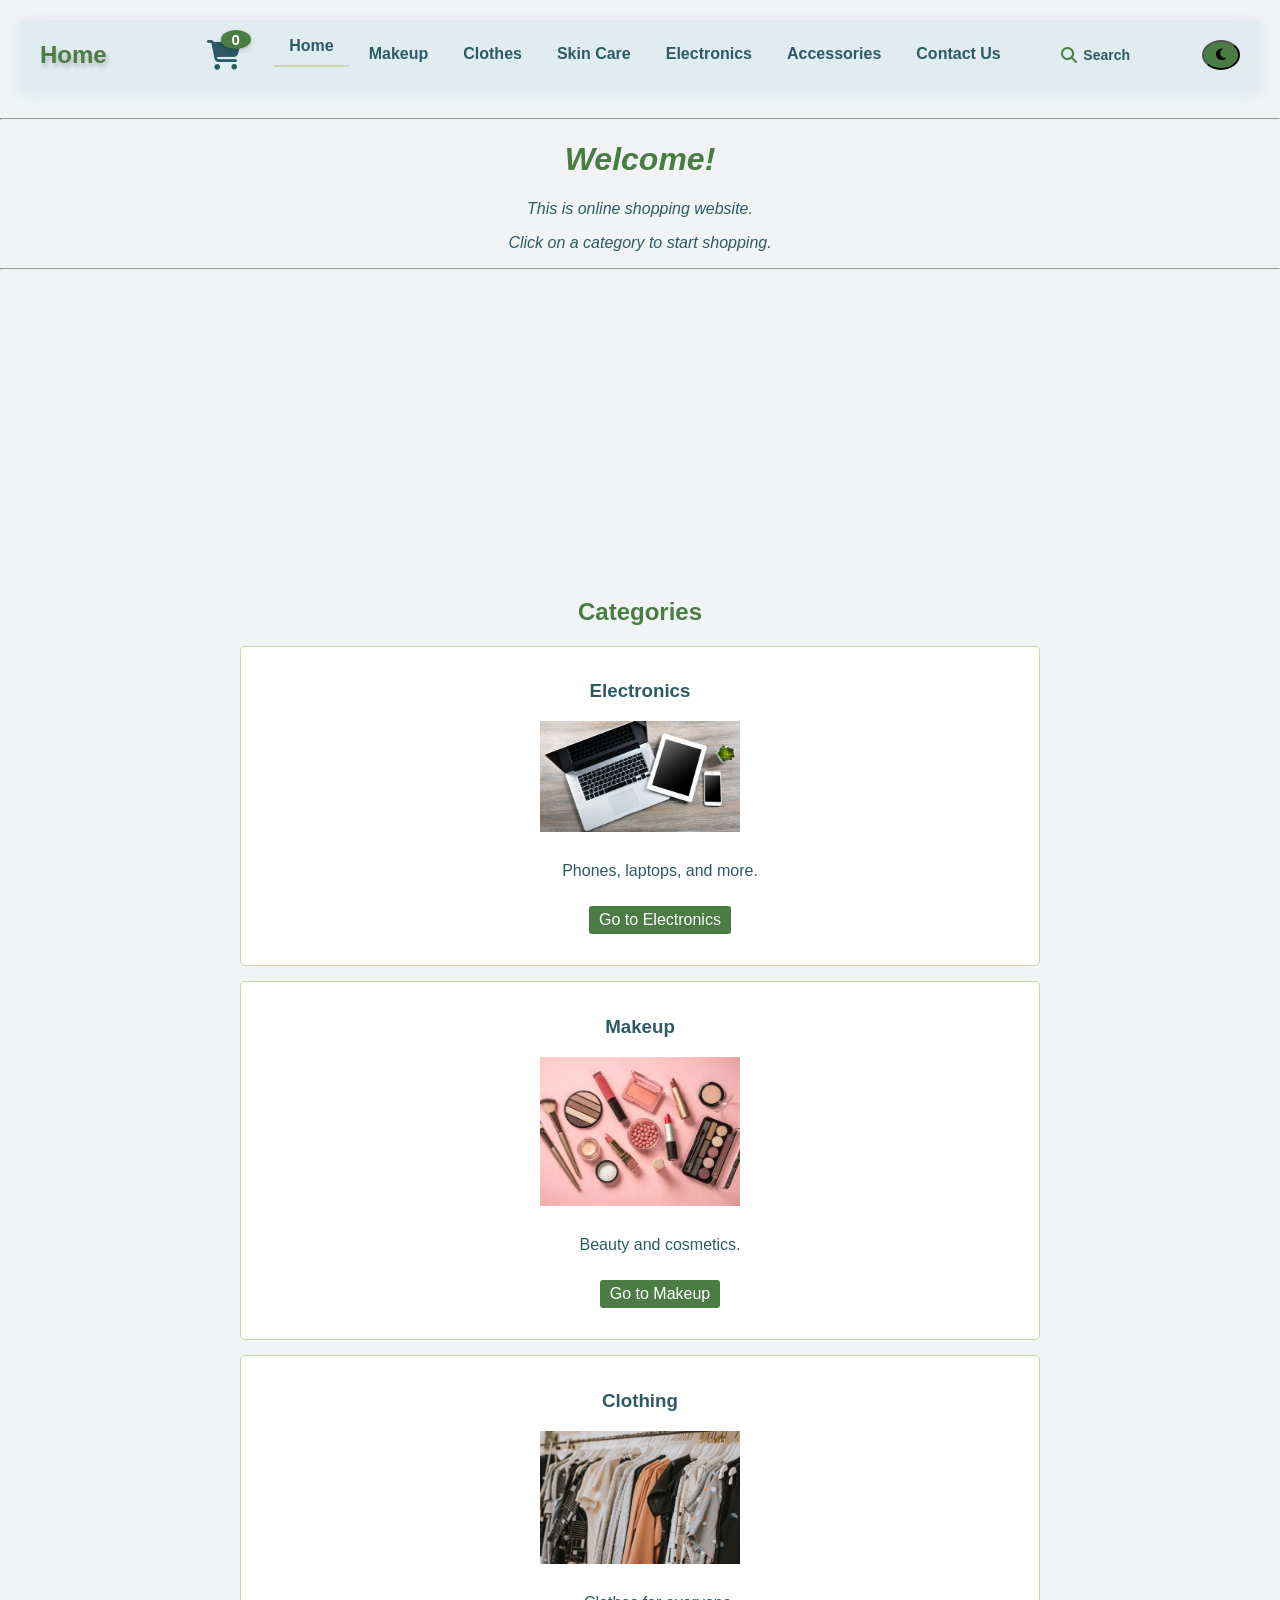
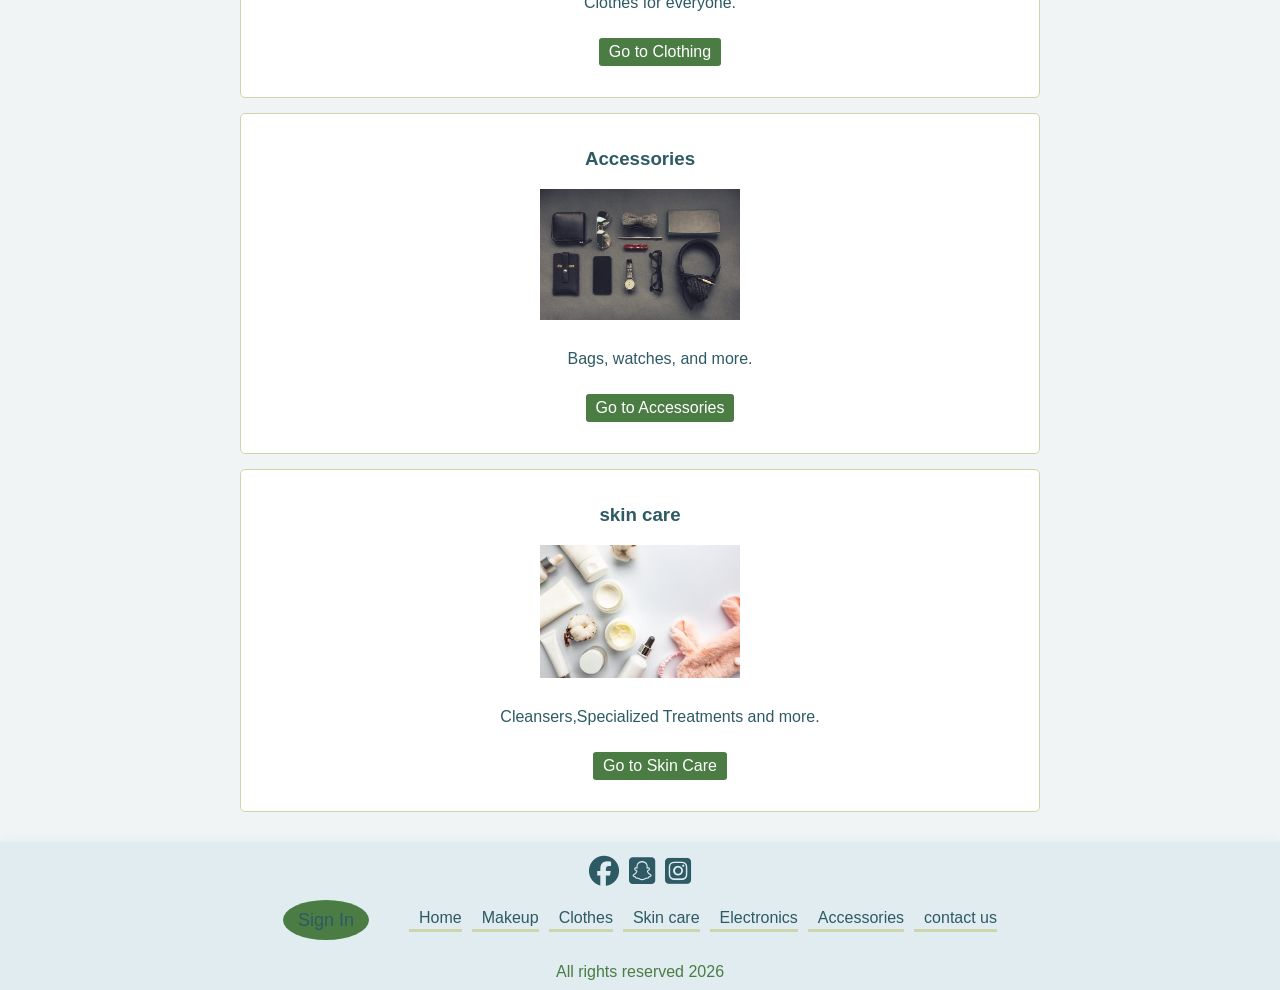
<file: index.html>
<!doctype html>
<html>
  <head>
    <title>Online Shopping</title>
    <link rel="stylesheet" href="CSS/header.css" />
    <link
      rel="stylesheet"
      href="https://cdnjs.cloudflare.com/ajax/libs/font-awesome/6.5.1/css/all.min.css"
    />

    <style>
      :root {
        --bg-body: #f0f4f5;
        --bg-header-cont: #e0ecef;
        --bg-box: #ffffff;
        --bg-footer: #2d5a64;
        --text-main: #2d5a64;
        --text-green: #4a7c44;
        --text-blue: #4a7c44;
        --btn-bg: #4a7c44;
        --btn-hover: #3a8da8;
        --border-gray: #ccd5ae;
        --shadow-rgba: rgba(58, 141, 168, 0.1);
      }

      body.darkmode {
        --bg-body: #0d1111;
        --bg-header-cont: #161b1b;
        --bg-box: #161b1b;
        --bg-footer: #000000;
        --text-main: #ffffff;
        --text-green: #5eead4;
        --text-blue: #5eead4;
        --btn-bg: #1f2929;
        --btn-hover: #5eead4;
        --border-gray: #2d3737;
        --shadow-rgba: rgba(94, 234, 212, 0.2);
      }
      Body {
        font-family: Arial;
        background-color: var(--bg-body);
        color: var(--text-main);
        margin: 0;
        transition: 0.3s;
      }

      h1,
      h2 {
        color: var(--text-blue);
        text-align: center;
      }

      p {
        text-align: center;
      }

      .box {
        background-color: var(--bg-box);
        padding: 15px;
        margin: 15px auto;
        border: 1px solid var(--border-gray);
        width: 60%;
        text-align: center;
        border-radius: 5px;
        color: var(--text-main);
      }

      .box img {
        width: 200px;
        height: auto;
        margin-bottom: 10px;
      }

      .box a {
        display: inline-block;
        margin-top: 10px;
        padding: 5px 10px;
        background-color: var(--btn-bg);
        color: white;
        border-radius: 3px;
        text-decoration: none;
        transition: 0.3s;
      }

      .box a:hover {
        background-color: var(--btn-hover);
      }

      .footer {
        background-color: var(--bg-footer);
        color: white;
        text-align: center;
        padding: 10px;
        margin-top: 20px;
      }
      .intro {
        display: flex;
        align-items: center;
        justify-content: center;
      }
      video {
        width: 600px;
        height: auto;
      }
    </style>
  </head>

  <body>
    <header>
      <div class="container">
        <h1>Home</h1>
        <div class="cart">
          <i class="fa-solid fa-cart-shopping"></i>
          <span id="cart-count">0</span>
        </div>
        <nav class="navbar">
          <ul>
            <li><a href="index.html" class="active">Home</a></li>
            <li><a href="makeup.html">Makeup</a></li>
            <li><a href="clothes.html">Clothes</a></li>
            <li><a href="skin.html">Skin Care</a></li>
            <li><a href="electro.html">Electronics</a></li>
            <li><a href="accessories.html">Accessories</a></li>
            <li><a href="contactus.html">Contact Us</a></li>
          </ul>
        </nav>
        <div class="search-wrapper">
          <button class="search-trigger" id="searchTrigger">
            <i class="fa-solid fa-magnifying-glass"></i>
            Search
          </button>
          <div class="search-box" id="searchBox">
            <input type="text" id="searchInput" placeholder="Search pages..." />
            <div class="search-dropdown" id="searchDropdown"></div>
          </div>
        </div>
        <button id="theme-switch">
          <i class="fa-solid fa-moon"></i>
          <i class="fa-solid fa-sun"></i>
        </button>
      </div>
    </header>

    <hr />

    <h1><i>Welcome!</i></h1>
    <p><i>This is online shopping website.</i></p>
    <p><i>Click on a category to start shopping.</i></p>

    <hr />
    <div class="intro">
      <video
        src="image_home/WhatsApp Video 2026-05-05 at 3.47.47 PM.mp4"
        loop
        muted
        autoplay
      ></video>
    </div>

    <h2>Categories</h2>

    <div class="box">
      <h3>Electronics</h3>
      <dl>
        <dt><img src="image_home/electronics.png" alt="Electronics" /></dt>
        <dd>
          <p>Phones, laptops, and more.</p>
          <a href="electro.html">Go to Electronics</a>
        </dd>
      </dl>
    </div>

    <div class="box">
      <h3>Makeup</h3>
      <dl>
        <dt><img src="image_home/makeup.webp" alt="Makeup" /></dt>
        <dd>
          <p>Beauty and cosmetics.</p>
          <a href="makeup.html">Go to Makeup</a>
        </dd>
      </dl>
    </div>

    <div class="box">
      <h3>Clothing</h3>
      <dl>
        <dt>
          <img src="image_home/clothing.jpg" alt="Clothing" />
        </dt>
        <dd>
          <p>Clothes for everyone.</p>
          <a href="clothes.html">Go to Clothing</a>
        </dd>
      </dl>
    </div>

    <div class="box">
      <h3>Accessories</h3>
      <dl>
        <dt>
          <img src="image_home/accessories.jpg" alt="Accessories" />
        </dt>
        <dd>
          <p>Bags, watches, and more.</p>
          <a href="accessories.html">Go to Accessories</a>
        </dd>
      </dl>
    </div>
    <div class="box">
      <h3>skin care</h3>
      <dl>
        <dt>
          <img
            src="image_home/WhatsApp Image 2026-05-05 at 3.53.02 PM.jpeg"
            alt="Skin Care"
          />
        </dt>
        <dd>
          <p>Cleansers,Specialized Treatments and more.</p>
          <a href="skin.html">Go to Skin Care</a>
        </dd>
      </dl>
    </div>

    <footer>
      <div class="logo">
        <span
          ><a href=""><i class="fa-brands fa-facebook"></i></a
        ></span>
        <span
          ><a href=""><i class="fa-brands fa-square-snapchat"></i></a
        ></span>
        <span>
          <a href=""><i class="fa-brands fa-square-instagram"></i></a
        ></span>
      </div>
      <div class="words">
        <span class="sign_in"><a href="log_in.html">Sign In</a> </span>
        <span><a href="index.html">Home</a></span>
        <span><a href="makeup.html">Makeup</a></span>
        <span><a href="clothes.html">Clothes</a></span>
        <span><a href="skin.html">Skin care</a></span>
        <span><a href="electro.html">Electronics</a> </span>
        <span><a href="accessories.html">Accessories</a> </span>
        <span><a href="contactus.html">contact us</a> </span>
      </div>
      <div class="reserve">
        <p>All rights reserved 2026</p>
      </div>
    </footer>
    <script src="darkmode.js"></script>
    <script src="main.js"></script>
  </body>
</html>
</file>
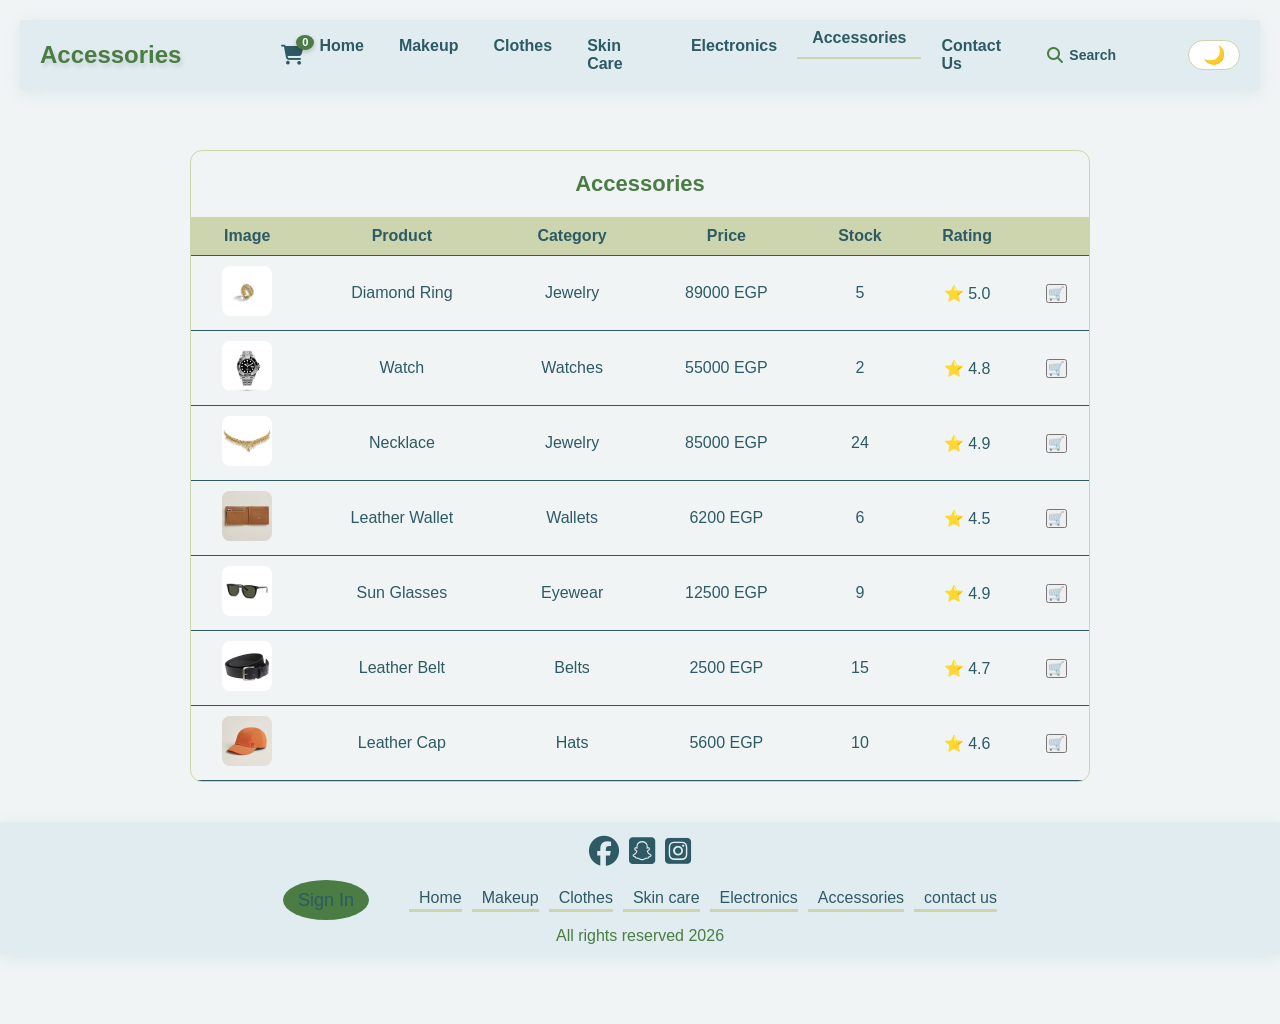
<file: accessories.html>
<!doctype html>
<html lang="en">
  <head>
    <meta charset="UTF-8" />
    <meta name="viewport" content="width=device-width, initial-scale=1.0" />
    <!-- <link rel="stylesheet" href="CSS/header.css" /> -->
    <link
      rel="stylesheet"
      href="https://cdnjs.cloudflare.com/ajax/libs/font-awesome/6.5.1/css/all.min.css"
    />
    <title>Accessories</title>

    <style>
      * {
        box-sizing: border-box;
        margin: 0;
        padding: 0;
      }
      :root {
        --second-background: #e0ecef;
        --text-main: #2d5a64;
        --text-accent: #4a7c44;
        --text-line: #ccd5ae;
        --shadow-light: rgba(58, 141, 168, 0.12);
        --transition-speed: 0.3s;
      }

      body.dark {
        --second-background: #161b1b;
        --text-main: #ffffff;
        --text-accent: #5eead4;
        --text-line: #2d3737;
        --shadow-light: rgba(94, 234, 212, 0.1);
      }
      body {
        font-family: Arial;
        background: #f0f4f5;
        color: #2d5a64;
        padding-bottom: 70px;
        transition:
          background 0.3s,
          color 0.3s;
      }
      body.dark .container {
        background-color: #161b1b;
      }
      body.dark {
        background: #0d1111;
        color: #ffffff;
      }
      body.dark header h1 {
        color: #5eead4;
      }
      body.dark #cart-count {
        background-color: #5eead4;
      }
      body.dark .navbar {
        background: #161b1b;
        border-bottom: 1px solid #2d3737;
      }
      body.dark .navbar a {
        color: #ffffff;
      }
      body.dark .navbar a:hover {
        color: #5eead4;
      }
      body.dark .wrap {
        border-color: #2d3737;
      }
      body.dark thead {
        background: #1f2929;
      }
      body.dark th,
      body.dark td {
        border-bottom: 1px solid #2d3737;
      }
      body.dark .footer {
        background: #161b1b;
        color: #aaaaaa;
        border-top: 1px solid #2d3737;
      }
      body.dark .dark-toggle {
        background: #1f2929;
        border-color: #2d3737;
        color: #ffffff;
      }
      body.dark .dark-toggle:hover {
        background: #2d3737;
      }
      body.dark .page-title {
        color: #5eead4;
      }

      header {
        padding: 20px;
        position: relative;
        z-index: 1000;
      }

      header .container {
        display: flex;
        justify-content: space-between;
        align-items: center;
        background-color: #e0ecef;
        box-shadow: 0 4px 15px rgba(58, 141, 168, 0.1);
        padding: 0 20px;
        height: 70px;
      }

      header h1 {
        margin: 0;
        color: #4a7c44;
        text-shadow: 2px 4px 4px rgba(0, 0, 0, 0.1);
        animation: slideInRight 1.5s ease-out forwards;
        font-size: 24px;
        flex: 0 1 auto;
      }

      header nav {
        display: flex;
        align-items: center;
        flex: 1;
      }

      header nav ul {
        list-style: none;
        margin: 0 auto;
        padding: 0;
        display: flex;
        gap: 5px;
      }

      header nav li a {
        display: inline-block;
        padding: 10px 15px;
        text-decoration: none;
        color: #2d5a64;
        transition: 0.3s;
        font-weight: 600;
      }

      header nav li a:hover {
        color: #4a7c44;
        background: rgba(74, 124, 68, 0.1);
        border-radius: 5px;
      }

      @keyframes slideInRight {
        0% {
          transform: translateX(300px);
          opacity: 0;
        }
        100% {
          transform: translateX(0);
          opacity: 1;
        }
      }
      .dark-toggle {
        margin-left: auto;
        background: #ffffff;
        border: 1.5px solid #ccd5ae;
        border-radius: 20px;
        padding: 5px 14px;
        font-size: 18px;
        cursor: pointer;
        transition:
          background 0.2s,
          border-color 0.2s;
        line-height: 1;
        display: flex;
        align-items: center;
      }

      .dark-toggle:hover {
        background: #e0ecef;
      }

      .wrap {
        border: 1px solid #ccd5ae;
        border-radius: 12px;
        overflow: hidden;
        max-width: 900px;
        margin: 40px auto;
        transition: border-color 0.3s;
      }

      .page-title {
        text-align: center;
        padding: 20px;
        font-size: 22px;
        font-weight: bold;
        transition: color 0.3s;
        color: #4a7c44;
      }

      table {
        width: 100%;
        border-collapse: collapse;
      }
      thead {
        background: #ccd5ae;
        transition: background 0.3s;
      }

      th,
      td {
        padding: 10px;
        border-bottom: 1px solid #2d5a64;
        text-align: center;
        transition: border-color 0.3s;
      }

      tbody tr {
        transition:
          box-shadow 0.2s,
          background 0.2s;
      }

      tbody tr:hover {
        background: rgba(45, 90, 100, 0.04);
        box-shadow: 0 4px 12px rgba(58, 141, 168, 0.12);
        position: relative;
        z-index: 1;
      }

      body.dark tbody tr:hover {
        background: rgba(255, 255, 255, 0.06);
        box-shadow: 0 4px 14px rgba(94, 234, 212, 0.3);
      }

      .img-cell {
        width: 50px;
        height: 50px;
        border-radius: 8px;
        object-fit: cover;
      }

      .cart-btn {
        background: none;
        border: none;
        font-size: 18px;
        cursor: default;
      }
      footer {
        margin-top: 30px;
        margin-bottom: 0;
        background-color: var(--second-background);
        box-shadow: 0 4px 15px var(--shadow-light);
        width: 100%;
        text-align: center;
        color: var(--text-main);
        line-height: 2;
      }

      .words {
        display: flex;
        flex-direction: row;
        text-align: center;
        gap: 10px;
        justify-content: center;
        font-weight: 500;
      }

      .words a {
        text-decoration: none;
        color: var(--text-main);
        cursor: pointer;
        padding-bottom: 3px;
        padding-left: 10px;
        border-bottom: solid 3px var(--text-line);
      }
      .words a:hover,
      .logo a:hover {
        border-bottom: solid 5px var(--text-accent);
        font-size: larger;
        transition: var(--transition-speed);
      }
      .logo {
        display: flex;
        align-items: center;
        justify-content: center;
        font-size: 30px;
        gap: 10px;
      }
      footer .reserve p {
        line-height: 1.6;
        color: var(--text-accent);
        padding: 5px;
        margin-bottom: 0;
      }

      .logo a {
        color: var(--text-main);
      }
      .search-wrapper {
        position: relative;
        display: flex;
        align-items: center;
        margin-right: 60px;
      }
      .sign_in a {
        background-color: var(--text-accent);
        border-radius: 50%;
        padding: 10px 15px;
        border-bottom: none;
        font-size: 18px;
        margin-right: 30px;
      }

      .cart {
        position: relative;
        cursor: pointer;
        display: flex;
        align-items: center;
        margin-left: 100px;
      }

      .cart i {
        color: #2d5a64;
        font-size: 20px;
      }

      #cart-count {
        position: absolute;
        top: -10px;
        right: -10px;
        background-color: #4a7c44;
        color: #ffffff;
        border-radius: 50%;
        padding: 2px 6px;
        font-size: 11px;
        font-weight: bold;
        line-height: 1;
        min-width: 18px;
        text-align: center;
        box-shadow: 0 2px 5px rgba(0, 0, 0, 0.2);
      }

      #cart-count.bump {
        transform: scale(1.2);
      }
      .search-wrapper {
        position: relative;
        display: flex;
        align-items: center;
        margin-right: 60px;
      }

      .search-trigger {
        display: flex;
        align-items: center;
        gap: 6px;
        padding: 7px 12px;
        border-radius: 5px;
        color: var(--text-main);
        font-weight: 600;
        transition: 0.3s;
        background: none;
        border: none;
        cursor: pointer;
        font-size: 14px;
        font-family: Arial;
      }

      .search-trigger:hover {
        color: var(--text-accent);
        background: rgba(85, 124, 62, 0.1);
      }

      .search-trigger i {
        font-size: 16px;
        color: var(--text-accent);
      }

      .search-box {
        position: absolute;
        top: calc(100% + 14px);
        right: 0;
        background-color: var(--second-background);
        border: 1px solid var(--text-line);
        border-radius: 8px;
        padding: 10px;
        box-shadow: 0 4px 15px var(--shadow-light);
        z-index: 9999;
        display: none;
        width: 220px;
      }

      .search-box input {
        width: 100%;
        padding: 7px 12px;
        border: 1px solid var(--text-line);
        border-radius: 5px;
        background-color: var(--second-background);
        color: var(--text-main);
        font-size: 14px;
        outline: none;
        transition: 0.3s;
        box-sizing: border-box;
      }

      .search-box input:focus {
        border-color: var(--text-accent);
        box-shadow: 0 0 6px var(--shadow-light);
      }

      .search-dropdown {
        margin-top: 6px;
      }

      .search-dropdown a {
        display: block;
        padding: 8px 12px;
        text-decoration: none;
        color: var(--text-main);
        font-size: 14px;
        border-radius: 5px;
        transition: 0.2s;
      }

      .search-dropdown a:hover {
        background-color: rgba(85, 124, 62, 0.1);
        color: var(--text-accent);
      }

      .search-dropdown .no-result {
        padding: 8px 12px;
        font-size: 13px;
        color: var(--text-main);
        opacity: 0.5;
      }
      header .navbar .active {
        border-bottom: 2px solid var(--text-line);
        transform: translateY(-8px);
      }
    </style>
  </head>

  <body>
    <header>
      <div class="container">
        <h1>Accessories</h1>
        <div class="cart">
          <i class="fa-solid fa-cart-shopping"></i>
          <span id="cart-count">0</span>
        </div>
        <nav class="navbar">
          <ul>
            <li><a href="index.html">Home</a></li>
            <li><a href="makeup.html">Makeup</a></li>
            <li><a href="clothes.html">Clothes</a></li>
            <li><a href="skin.html">Skin Care</a></li>
            <li><a href="electro.html">Electronics</a></li>
            <li><a href="accessories.html" class="active">Accessories</a></li>
            <li><a href="contactus.html">Contact Us</a></li>
          </ul>
          <div class="search-wrapper">
            <button class="search-trigger" id="searchTrigger">
              <i class="fa-solid fa-magnifying-glass"></i>
              Search
            </button>
            <div class="search-box" id="searchBox">
              <input
                type="text"
                id="searchInput"
                placeholder="Search pages..."
              />
              <div class="search-dropdown" id="searchDropdown"></div>
            </div>
          </div>
          <button class="dark-toggle" id="darkToggle" title="Toggle dark mode">
            <span id="darkIcon">🌙</span>
          </button>
        </nav>
      </div>
    </header>

    <div class="wrap">
      <div class="page-title">Accessories</div>

      <table>
        <thead>
          <tr>
            <th>Image</th>
            <th>Product</th>
            <th>Category</th>
            <th>Price</th>
            <th>Stock</th>
            <th>Rating</th>
            <th></th>
          </tr>
        </thead>
        <tbody>
          <div>
            <tr>
              <td><img src="image_access/ring.jpg" class="img-cell" /></td>
              <td>Diamond Ring</td>
              <td>Jewelry</td>
              <td>89000 EGP</td>
              <td>5</td>
              <td>&#11088; 5.0</td>
              <td>
                <button
                  class="add-to-cart"
                  class="cart-btn"
                  title="add to cart"
                >
                  &#x1F6D2;
                </button>
              </td>
            </tr>
          </div>
          <!--spaaaaaaaaaaaaaaaaaaaaaaaaaaaaaaaaaaaaaaaaaaaaaaaaaaaaaaaaaaaaaaaaaaaaaaaaaaaaaaaaaaaaaaaaaaaaaaace-->
          <div>
            <tr>
              <td><img src="image_access/watch.jpg" class="img-cell" /></td>
              <td>Watch</td>
              <td>Watches</td>
              <td>55000 EGP</td>
              <td>2</td>
              <td>&#11088; 4.8</td>
              <td>
                <button
                  class="add-to-cart"
                  class="cart-btn"
                  title="add to cart"
                >
                  &#x1F6D2;
                </button>
              </td>
            </tr>
          </div>
          <!--spaaaaaaaaaaaaaaaaaaaaaaaaaaaaaaaaaaaaaaaaaaaaaaaaaaaaaaaaaaaaaaaaaaaaaaaaaaaaaaaaaaaaaaaaaaaaaaace-->
          <div>
            <tr>
              <td><img src="image_access/necklace.jpg" class="img-cell" /></td>
              <td>Necklace</td>
              <td>Jewelry</td>
              <td>85000 EGP</td>
              <td>24</td>
              <td>&#11088; 4.9</td>
              <td>
                <button
                  class="add-to-cart"
                  class="cart-btn"
                  title="add to cart"
                >
                  &#x1F6D2;
                </button>
              </td>
            </tr>
          </div>
          <!--spaaaaaaaaaaaaaaaaaaaaaaaaaaaaaaaaaaaaaaaaaaaaaaaaaaaaaaaaaaaaaaaaaaaaaaaaaaaaaaaaaaaaaaaaaaaaaaace-->
          <div>
            <tr>
              <td><img src="image_access/walllet.jpg" class="img-cell" /></td>
              <td>Leather Wallet</td>
              <td>Wallets</td>
              <td>6200 EGP</td>
              <td>6</td>
              <td>&#11088; 4.5</td>
              <td>
                <button
                  class="add-to-cart"
                  class="cart-btn"
                  title="add to cart"
                >
                  &#x1F6D2;
                </button>
              </td>
            </tr>
          </div>
          <!--spaaaaaaaaaaaaaaaaaaaaaaaaaaaaaaaaaaaaaaaaaaaaaaaaaaaaaaaaaaaaaaaaaaaaaaaaaaaaaaaaaaaaaaaaaaaaaaace-->
          <div>
            <tr>
              <td><img src="image_access/sun.jpg" class="img-cell" /></td>
              <td>Sun Glasses</td>
              <td>Eyewear</td>
              <td>12500 EGP</td>
              <td>9</td>
              <td>&#11088; 4.9</td>
              <td>
                <button
                  class="add-to-cart"
                  class="cart-btn"
                  title="add to cart"
                >
                  &#x1F6D2;
                </button>
              </td>
            </tr>
          </div>
          <!--spaaaaaaaaaaaaaaaaaaaaaaaaaaaaaaaaaaaaaaaaaaaaaaaaaaaaaaaaaaaaaaaaaaaaaaaaaaaaaaaaaaaaaaaaaaaaaaace-->
          <div>
            <tr>
              <td><img src="image_access/belt.jpg" class="img-cell" /></td>
              <td>Leather Belt</td>
              <td>Belts</td>
              <td>2500 EGP</td>
              <td>15</td>
              <td>&#11088; 4.7</td>
              <td>
                <button
                  class="add-to-cart"
                  class="cart-btn"
                  title="add to cart"
                >
                  &#x1F6D2;
                </button>
              </td>
            </tr>
          </div>
          <!--spaaaaaaaaaaaaaaaaaaaaaaaaaaaaaaaaaaaaaaaaaaaaaaaaaaaaaaaaaaaaaaaaaaaaaaaaaaaaaaaaaaaaaaaaaaaaaaace-->
          <div>
            <tr>
              <td><img src="image_access/cap.jpg" class="img-cell" /></td>
              <td>Leather Cap</td>
              <td>Hats</td>
              <td>5600 EGP</td>
              <td>10</td>
              <td>&#11088; 4.6</td>
              <td>
                <button
                  class="add-to-cart"
                  class="cart-btn"
                  title="add to cart"
                >
                  &#x1F6D2;
                </button>
              </td>
            </tr>
          </div>
        </tbody>
      </table>
    </div>

    <footer>
      <div class="logo">
        <span
          ><a href=""><i class="fa-brands fa-facebook"></i></a
        ></span>
        <span
          ><a href=""><i class="fa-brands fa-square-snapchat"></i></a
        ></span>
        <span>
          <a href=""><i class="fa-brands fa-square-instagram"></i></a
        ></span>
      </div>
      <div class="words">
        <span class="sign_in"><a href="log_in.html">Sign In</a> </span>
        <span><a href="index.html">Home</a></span>
        <span><a href="makeup.html">Makeup</a></span>
        <span><a href="clothes.html">Clothes</a></span>
        <span><a href="skin.html">Skin care</a></span>
        <span><a href="electro.html">Electronics</a> </span>
        <span><a href="accessories.html">Accessories</a> </span>
        <span><a href="contactus.html">contact us</a> </span>
      </div>
      <div class="reserve">
        <p>All rights reserved 2026</p>
      </div>
    </footer>
    <script src="darkmode2.js"></script>
    <script src="main.js"></script>
  </body>
</html>
</file>
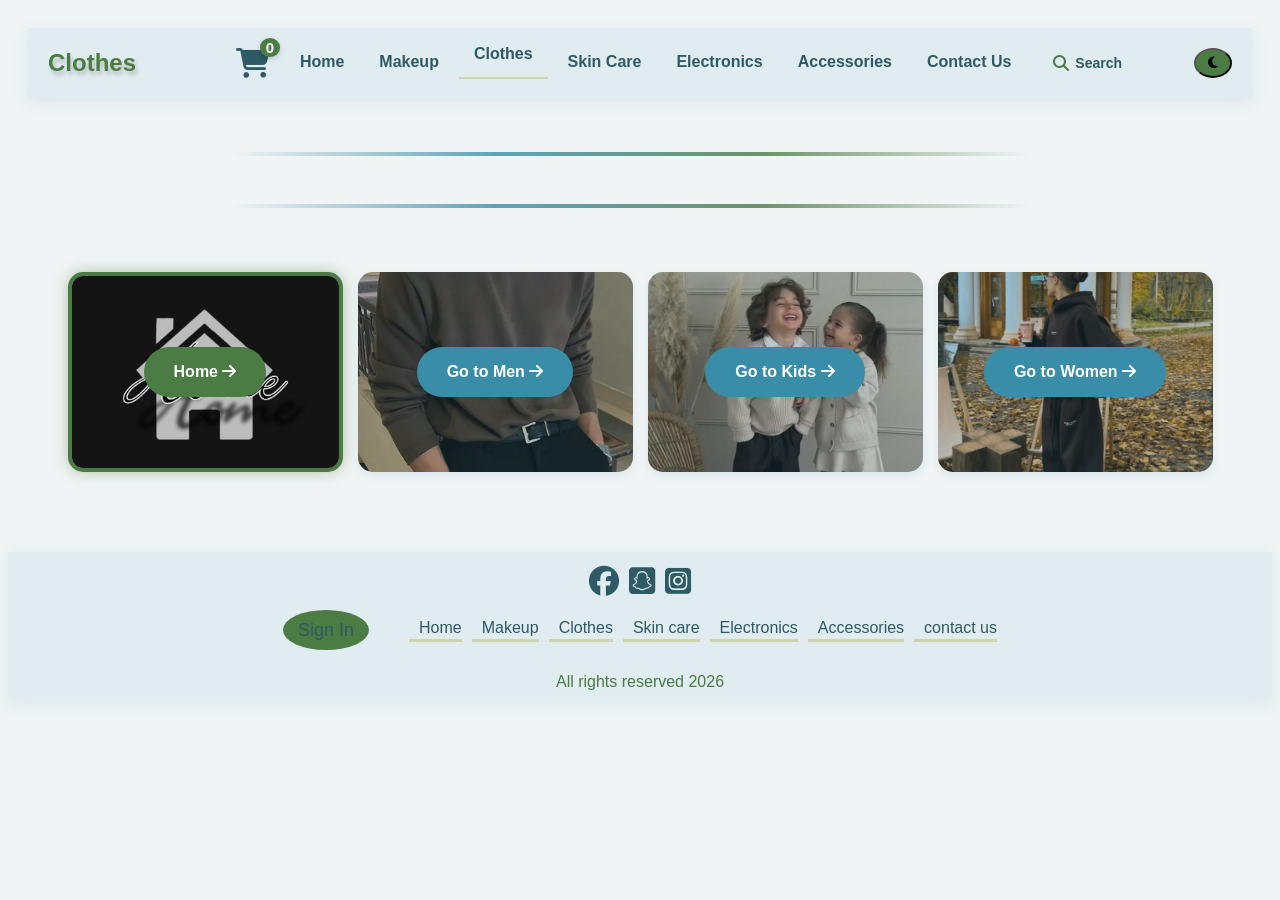
<file: clothes.html>
<!DOCTYPE html>
<html lang="en">
<head>
    <meta charset="UTF-8">
    <meta name="viewport" content="width=device-width, initial-scale=1.0">
    <link rel="stylesheet" href="CSS/shady.css">
    <link rel="stylesheet" href="CSS/header.css">
    <link rel="stylesheet" href="https://cdnjs.cloudflare.com/ajax/libs/font-awesome/6.5.1/css/all.min.css">
    <title>Document</title>
</head>
<body>
    <header>
        <div class="container">
        <h1>Clothes</h1>
        <div class="cart">
            <i class="fa-solid fa-cart-shopping"></i>
            <span id="cart-count">0</span>
        </div>
        <nav class="navbar">
            <ul>
                <li><a href="index.html">Home</a></li>
                <li><a href="makeup.html">Makeup</a></li>
                <li><a href="clothes.html" class="active">Clothes</a></li>
                <li><a href="skin.html">Skin Care</a></li>
                <li><a href="electro.html">Electronics</a></li>
                <li><a href="accessories.html">Accessories</a></li>
                <li><a href="contactus.html">Contact Us</a></li>
            </ul>
        </nav>
        <div class="search-wrapper">
          <button class="search-trigger" id="searchTrigger">
            <i class="fa-solid fa-magnifying-glass"></i>
            Search
          </button>
          <div class="search-box" id="searchBox">
            <input type="text" id="searchInput" placeholder="Search pages..." />
            <div class="search-dropdown" id="searchDropdown"></div>
          </div>
        </div>
        <button id="theme-switch">
            <i class="fa-solid fa-moon"></i>
            <i class="fa-solid fa-sun"></i>
        </button>
        </div>
        

    </header>
    <main>
        <section>
            <p><hr></p>
            <p><hr></p>
            <div class="categories-nav">
                <div class="category-card active">
                    <img src="Pinterest Header.jpg" alt="Home">
                    <div class="overlay">
                        <a href="clothes.html" class="category-btn">Home <i class="fas fa-arrow-right"></i></a>
                    </div>
                </div>
                <div class="category-card">
                    <img src=".//image_man/download.webp" alt="Men">
                    <div class="overlay">
                        <a href="men.html" class="category-btn">Go to Men <i class="fas fa-arrow-right"></i></a>
                    </div>
                </div>
                <div class="category-card">
                    <img src="image_kids/download.jpg" alt="Kids">
                    <div class="overlay">
                        <a href="kids.html" class="category-btn">Go to Kids <i class="fas fa-arrow-right"></i></a>
                    </div>
                </div>
                <div class="category-card">
                    <img src=".//image_women/download.webp" alt="Women">
                    <div class="overlay">
                    <a href="women.html" class="category-btn">Go to Women <i class="fas fa-arrow-right"></i></a>
                    </div>
                </div>
            </div>
            
        </section>
    </main>
    <footer>
        <div class="logo">
            <span><a href=""><i class="fa-brands fa-facebook"></i></a></span>
            <span><a href=""><i class="fa-brands fa-square-snapchat"></i></a></span>
            <span> <a href=""><i class="fa-brands fa-square-instagram"></i></a></span>
        </div>
        <div class="words">
            <span class="sign_in"><a href="log_in.html">Sign In</a> </span>
            <span><a href="index.html">Home</a></span>
            <span><a href="makeup.html">Makeup</a></span>
            <span><a href="clothes.html">Clothes</a></span>
            <span><a href="skin.html">Skin care</a></span>
            <span><a href="electro.html">Electronics</a> </span>
            <span><a href="accessories.html">Accessories</a> </span>
            <span><a href="contactus.html">contact us</a> </span>
        </div>
        <div class="reserve"> 
            <p>All rights reserved 2026</p>
        </div>
    </footer>
    <script src="darkmode.js"></script>
    <script src="main.js"></script>

</body>

</html>
</file>
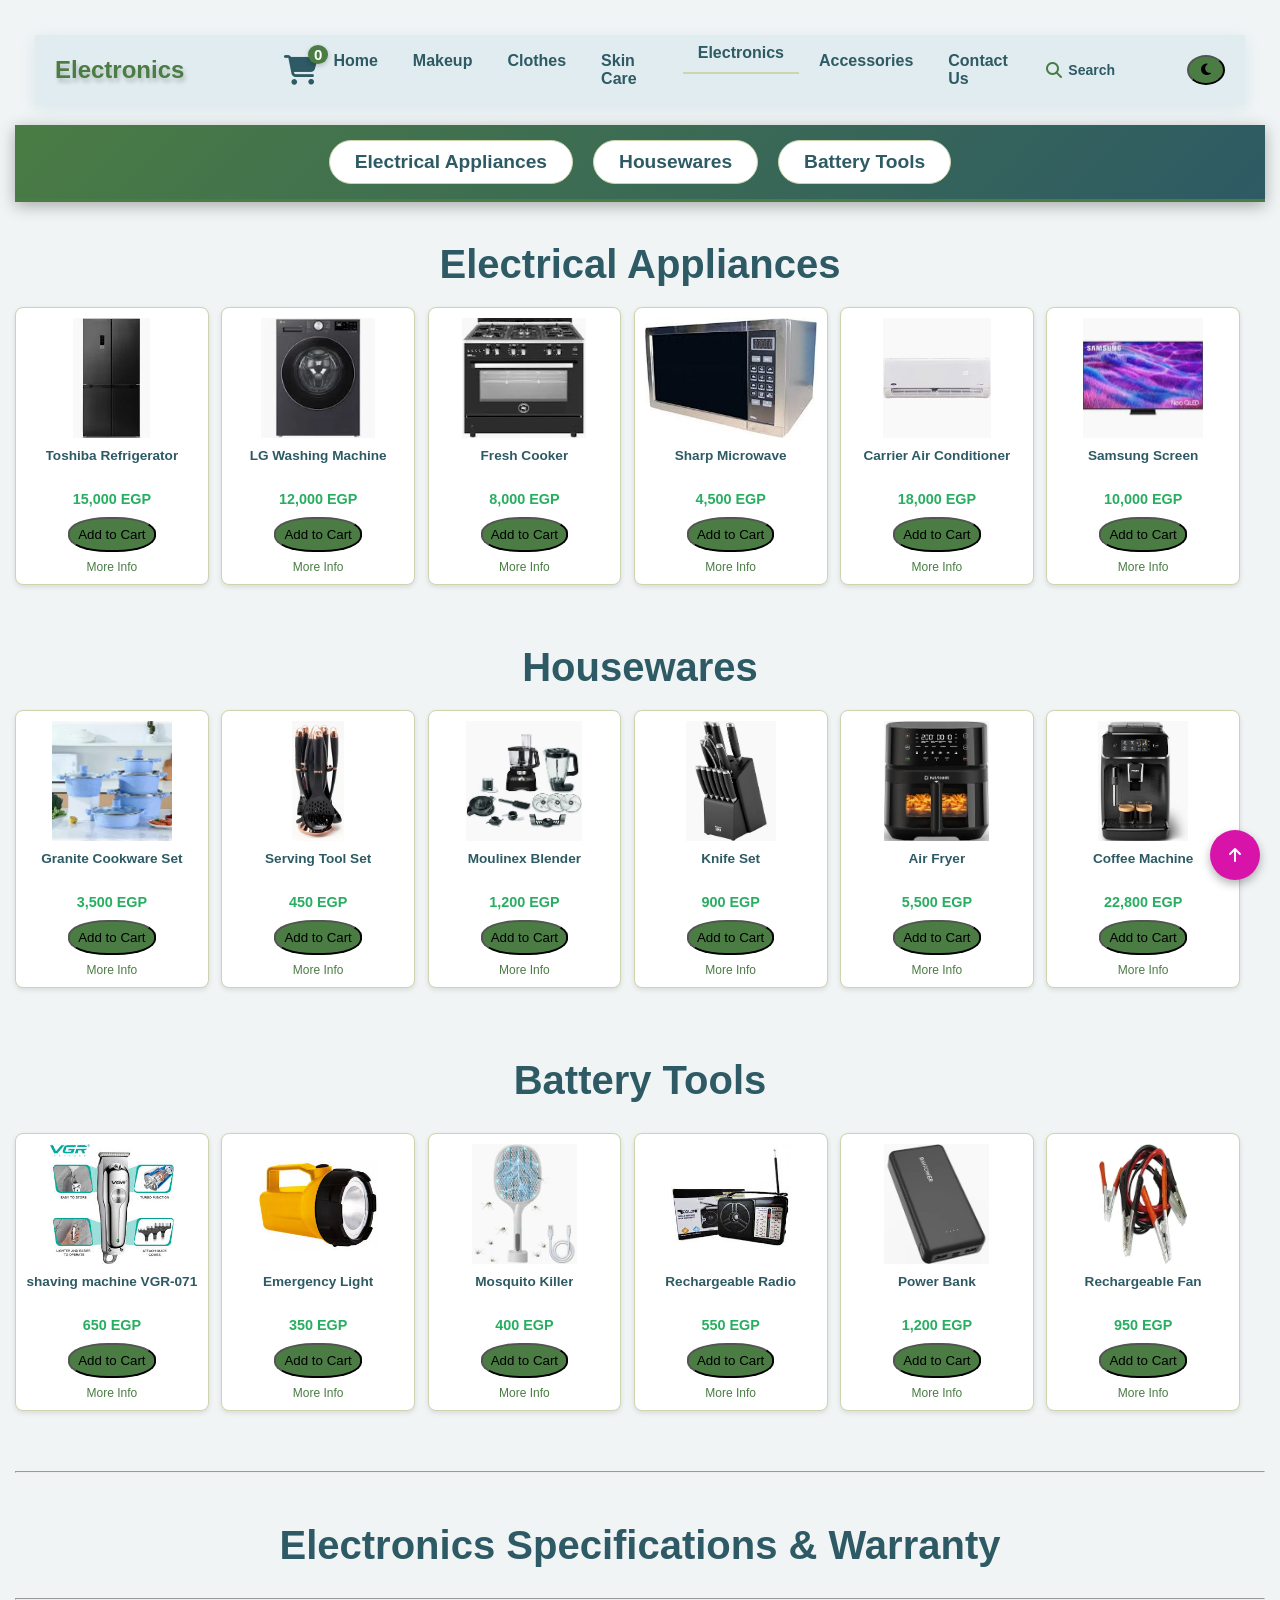
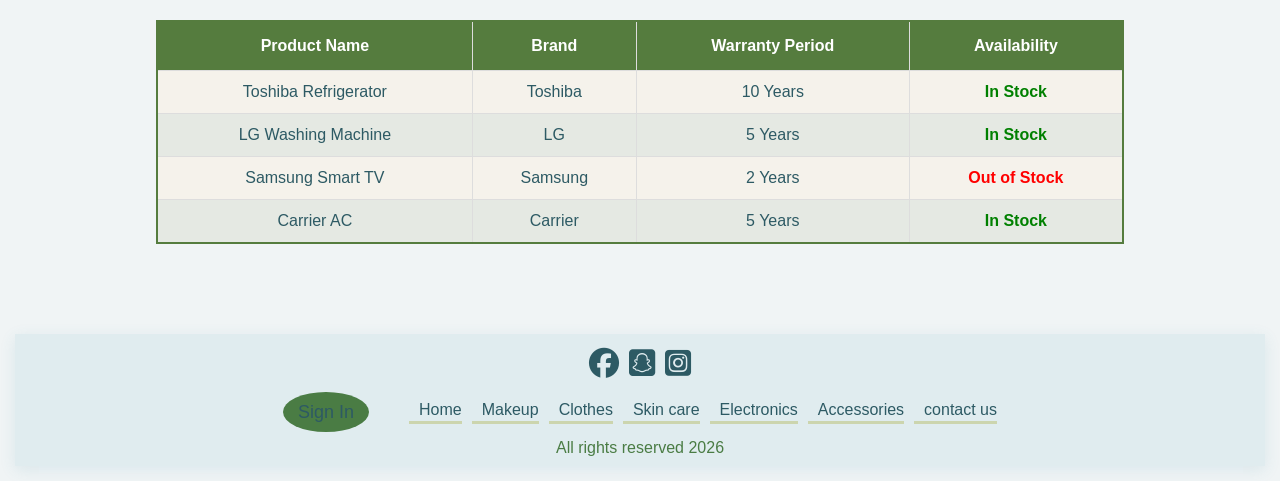
<file: electro.html>
<!DOCTYPE html>
<html lang="en" dir="ltr">
<head>
    <meta charset="UTF-8">
    <title>Appliance Store</title>
    <link rel="stylesheet" href="CSS/ziad.css">
    <link rel="stylesheet" href="CSS/header.css">
    <link rel="stylesheet" href="https://cdnjs.cloudflare.com/ajax/libs/font-awesome/6.5.1/css/all.min.css">

</head>
<body>
    <header>
        <div class="container">
        <h1>Electronics</h1>
        <div class="cart">
            <i class="fa-solid fa-cart-shopping"></i>
            <span id="cart-count">0</span>
        </div>
        <nav class="navbar">
            <ul>
                <li><a href="index.html">Home</a></li>
                <li><a href="makeup.html">Makeup</a></li>
                <li><a href="clothes.html" >Clothes</a></li>
                <li><a href="skin.html">Skin Care</a></li>
                <li><a href="electro.html" class="active">Electronics</a></li>
                <li><a href="accessories.html">Accessories</a></li>
                <li><a href="contactus.html">Contact Us</a></li>
            </ul>
        </nav>
        <div class="search-wrapper">
          <button class="search-trigger" id="searchTrigger">
            <i class="fa-solid fa-magnifying-glass"></i>
            Search
          </button>
          <div class="search-box" id="searchBox">
            <input type="text" id="searchInput" placeholder="Search pages..." />
            <div class="search-dropdown" id="searchDropdown"></div>
          </div>
        </div>
        <button id="theme-switch">
            <i class="fa-solid fa-moon"></i>
            <i class="fa-solid fa-sun"></i>
        </button>
        </div>
    </header>

    <div class="center-wrapper">
        <div class="nav-shortcuts">
            <a href="#electric" class="shortcut-card"> Electrical Appliances</a>
            <a href="#home" class="shortcut-card"> Housewares</a>
            <a href="#battery" class="shortcut-card"> Battery Tools</a>
        </div>
    </div>

    <h2 id="electric" class="section-header">Electrical Appliances</h2>
    <div class="products-grid">
        <div class="product-card"><img src="images-ele/1.webp"><h3>Toshiba Refrigerator</h3><p>15,000 EGP</p><button class="add-to-cart" class="add-btn">Add to Cart</button><a href="#info1" class="more-info-btn">More Info</a>

<div id="info1" class="info-modal">
    <div class="modal-content">
        <a href="#" class="close-btn">&times;</a>
        <h3>Product Information</h3>
        <hr>
        <p>ثلاجة توشيبا 2 باب 535 لتر نوفروست إنفرتر لون رمادي GR-RT702WE-PMN(06)
الموديل GR-RT702WE-PMN-06

535 لتر
(الارتفاع×العرض×العمق): 1822x750x725 ملم
عدد الأرفف: 4 + منطقة تبريد مخصصة للخضروات والفواكه
وحدة مكعبات الثلج، تقنية Active C Fresh للحفاظ على ثبات درجة الحرارة والرطوبة
تقنية Origin Inverter لضمان كفاءة التبريد، تحكم ديجيتال
فتحات متعددة لتدفق الهواء، إمكانية التحكم في مستوى الرطوبة</p>
    </div>
</div></div>
        <div class="product-card"><img src="images-ele/2.webp"><h3>LG Washing Machine</h3><p>12,000 EGP</p><button class="add-to-cart" class="add-btn">Add to Cart</button><a href="#info2" class="more-info-btn">More Info</a>

<div id="info2" class="info-modal">
    <div class="modal-content">
        <a href="#" class="close-btn">&times;</a>
        <h3>Product Information</h3>
        <hr>
        <p>ل جي غسالة فول أوتوماتيك 8 كيلو بالمجفف 5 كيلو بلاتينيوم سيلفر F4J3TMG5P
الموديل F4J3TMG5P Cash Deal

ال جي
غسالة 8 كيلو بالمجفف 5 كيلو
1400 لفه
بلاتينيوم سيلفر
محرك الدفع المباشر
6 حركات
باب كروم</p>
    </div>
</div></div>
        <div class="product-card"><img src="images-ele/3.webp"><h3>Fresh Cooker</h3><p>8,000 EGP</p><button class="add-to-cart" class="add-btn">Add to Cart</button><a href="#info3" class="more-info-btn">More Info</a>

<div id="info3" class="info-modal">
    <div class="modal-content">
        <a href="#" class="close-btn">&times;</a>
        <h3>Product Information</h3>
        <hr>
        <p> بوتاجاز غاز، 5 شعلات من الفولاذ مقاوم للصدأ، 60×90×85 سم، مؤقت رقمي، أمان كامل، إشعال ذاتي، أسود فضي مع مروحة توزيع، C69SS-GC-447-IDSF-ORO-2W-AL</p>
    </div>
</div></div>
        <div class="product-card"><img src="images-ele/4.jfif"><h3>Sharp Microwave</h3><p>4,500 EGP</p><button class="add-to-cart" class="add-btn">Add to Cart</button><a href="#info4" class="more-info-btn">More Info</a>

<div id="info4" class="info-modal">
    <div class="modal-content">
        <a href="#" class="close-btn">&times;</a>
        <h3>Product Information</h3>
        <hr>
        <p>ميكروويف شارب سعة 34 لتر قدرة 1000 وات لون استانلس مزود بـ 9 قوائم للطهي و شواية R-770AR(ST)</p>
    </div>
</div></div>
        <div class="product-card"><img src="images-ele/5.webp"><h3>Carrier Air Conditioner</h3><p>18,000 EGP</p><button class="add-to-cart" class="add-btn">Add to Cart</button><a href="#info5" class="more-info-btn">More Info</a>

<div id="info5" class="info-modal">
    <div class="modal-content">
        <a href="#" class="close-btn">&times;</a>
        <h3>Product Information</h3>
        <hr>
        <p>قدرة الوحدة: 1.5 حصان
نوع الوحدة: تدفئة و تبريد
81.2 عرض × 30 ارتفاع × 19.2 عمق
يمكن تغطية المساحة بالمتر المربع: من 8 إلى 15
نوع مكيف الهواء: مكيف سبليت
منطقة تغطية مكيف الهواء: حتى 12 متر مربع
سعة التبريد بوحدة حرارية / ساعة: 12100</p>
    </div>
</div></div>
        <div class="product-card"><img src="images-ele/6.webp"><h3>Samsung Screen</h3><p>10,000 EGP</p><button class="add-to-cart" class="add-btn">Add to Cart</button><a href="#info6" class="more-info-btn">More Info</a>

<div id="info6" class="info-modal">
    <div class="modal-content">
        <a href="#" class="close-btn">&times;</a>
        <h3>Product Information</h3>
        <hr>
        <p>الموديل 100QN80F

نيو كيو إل إي دي
منصة تايزن الذكية
دقة الشاشة 4K UHD 3840x2160
نظام الصوت، W 40
الشاشة
قطر الشاشة 100 بوصة
شكل الشاشة: مسطح
نوع الإضاءة الخلفية LED: Mini LED
نوع مصفوفة QLED
منفذ HDMI، 4 منافذ
منفذ USB، منفذان</p>
    </div>
</div></div>
    </div>

    <h2 id="home" class="section-header">Housewares</h2>
    <div class="products-grid">
        <div class="product-card"><img src="images-ele/7.webp"><h3>Granite Cookware Set</h3><p>3,500 EGP</p><button class="add-to-cart" class="add-btn">Add to Cart</button><a href="#info7" class="more-info-btn">More Info</a>

<div id="info7" class="info-modal">
    <div class="modal-content">
        <a href="#" class="close-btn">&times;</a>
        <h3>Product Information</h3>
        <hr>
        <p>طنجرة شوربة منزلية مطلية بمايفانستون، مقلاة، طقم أواني غير لاصقة، طقم أدوات مطبخ، طقم طنجرات شوربة</p>
    </div>
</div></div>
        <div class="product-card"><img src="images-ele/8.jfif"><h3>Serving Tool Set</h3><p>450 EGP</p><button class="add-to-cart" class="add-btn">Add to Cart</button><a href="#info8" class="more-info-btn">More Info</a>

<div id="info8" class="info-modal">
    <div class="modal-content">
        <a href="#" class="close-btn">&times;</a>
        <h3>Product Information</h3>
        <hr>
        <p>طقم توزيع بالحامل سيليكون، 6 قطع ،أسود</p>
    </div>
</div></div>

        <div class="product-card"><img src="images-ele/9.webp"><h3>Moulinex Blender</h3><p>1,200 EGP</p><button class="add-to-cart" class="add-btn">Add to Cart</button><a href="#info9" class="more-info-btn">More Info</a>

<div id="info9" class="info-modal">
    <div class="modal-content">
        <a href="#" class="close-btn">&times;</a>
        <h3>Product Information</h3>
        <hr>
        <p>محضر طعام مولينكس دوبل فورس مع 10 ملحقات، 34 وظيفة، 1000 واط، كبة بسعة 3 لتر, خلاط بسعة 2 لتر - FP824825.</p>
    </div>
</div></div>

        <div class="product-card"><img src="images-ele/10.webp"><h3>Knife Set</h3><p>900 EGP</p><button class="add-to-cart" class="add-btn">Add to Cart</button><a href="#info10" class="more-info-btn">More Info</a>

<div id="info10" class="info-modal">
    <div class="modal-content">
        <a href="#" class="close-btn">&times;</a>
        <h3>Product Information</h3>
        <hr>
        <p>طقم سكاكين من بيرجوف، 13 قطعة، أسود جرافيت، 21.8X13X36</p>
    </div>
</div></div>

        <div class="product-card"><img src="images-ele/11.webp"><h3>Air Fryer</h3><p>5,500 EGP</p><button class="add-to-cart" class="add-btn">Add to Cart</button><a href="#info11" class="more-info-btn">More Info</a>

<div id="info11" class="info-modal">
    <div class="modal-content">
        <a href="#" class="close-btn">&times;</a>
        <h3>Product Information</h3>
        <hr>
        <p>قلاية هوائيه نوتري كوك -5.7 لتر- 1700 واط – اسود – NC-AF357V
حالة المنتج : جديد</p>
    </div>
</div></div>

        <div class="product-card"><img src="images-ele/12.webp"><h3>Coffee Machine</h3><p>22,800 EGP</p><button class="add-to-cart" class="add-btn">Add to Cart</button><a href="#info12" class="more-info-btn">More Info</a>

<div id="info12" class="info-modal">
    <div class="modal-content">
        <a href="#" class="close-btn">&times;</a>
        <h3>Product Information</h3>
        <hr>
        <p>ماكينة قهوة أوتوماتيكية بالكامل من ديلونجي ماجنيفيكا إس – Bean to Cup – ضغط 15 بار – 1450 واط – 5 مشروبات ساخنة – دبل شوت | ECAM12.121.B</p>
    </div>
</div></div>
    <h2 id="battery"> Battery Tools</h2>
        <div class="products-grid">

            <div class="product-card"><img src="images-ele/13.jfif"><h3>shaving machine VGR-071</h3><p>650 EGP</p><button class="add-to-cart" class="add-btn">Add to Cart</button><a href="#info13" class="more-info-btn">More Info</a>

<div id="info13" class="info-modal">
    <div class="modal-content">
        <a href="#" class="close-btn">&times;</a>
        <h3>Product Information</h3>
        <hr>
        <p>ماكينة حلاقة احترافية بسرعتين توربو V-071 من في جي ار</p>
    </div>
</div></div>

        <div class="product-card"><img src="images-ele/14.jfif"><h3>Emergency Light</h3><p>350 EGP</p><button class="add-to-cart" class="add-btn">Add to Cart</button><a href="#info14" class="more-info-btn">More Info</a>

<div id="info14" class="info-modal">
    <div class="modal-content">
        <a href="#" class="close-btn">&times;</a>
        <h3>Product Information</h3>
        <hr>
        <p>كشاف طوارئ سينكور LED يدوي – لون أصفر، مقاوم للماء والصدمات
35.02SAR
راحة في التنقل، وقوة إضاءة لا تنقطع حتى في أصعب اللحظات.

سواء كنت تواجه انقطاعًا مفاجئًا للكهرباء في المنزل أو في رحلة تخييم ليلية، كشاف الطوارئ اليدوي </p>
    </div>
</div></div>

        <div class="product-card"><img src="images-ele/15.webp"><h3>Mosquito Killer</h3><p>400 EGP</p><button class="add-to-cart" class="add-btn">Add to Cart</button><a href="#info15" class="more-info-btn">More Info</a>

<div id="info15" class="info-modal">
    <div class="modal-content">
        <a href="#" class="close-btn">&times;</a>
        <h3>Product Information</h3>
        <hr>
        <p>تعد الحشرات الطائرة مثل الناموس والذباب من أكثر المشاكل التي يعاني منها العديد من الأشخاص في مختلف الأماكن، سواء كانت المنازل أو الأماكن التجارية.

هذه الحشرات لا تسبب الإزعاج فقط، بل يمكن أن تنقل الأمراض وتؤثر سلبًا على الصحة العامة.

من بين الحلول الأكثر فعالية للتخلص من هذه الحشرات هو مضرب كارنفال الصاعق لقتل الناموس والذباب.</p>
    </div>
</div></div>

        <div class="product-card"><img src="images-ele/16.jfif"><h3>Rechargeable Radio</h3><p>550 EGP</p><button class="add-to-cart" class="add-btn">Add to Cart</button><a href="#info16" class="more-info-btn">More Info</a>

<div id="info16" class="info-modal">
    <div class="modal-content">
        <a href="#" class="close-btn">&times;</a>
        <h3>Product Information</h3>
        <hr>
        <p>راديو ترانزستور ايه ام/اف ام/اس دبليو 1/اس دبليو 2/تي في يعمل بتيار متردد، يوفر أفضل استقبال مع مكبر صوت كبير ومقبض ضبط دقيق (لون أسود) 606)</p>
    </div>
</div></div>

        <div class="product-card"><img src="images-ele/17.webp"><h3>Power Bank</h3><p>1,200 EGP</p><button class="add-to-cart" class="add-btn">Add to Cart</button><a href="#info17" class="more-info-btn">More Info</a>

<div id="info17" class="info-modal">
    <div class="modal-content">
        <a href="#" class="close-btn">&times;</a>
        <h3>Product Information</h3>
        <hr>
        <p>شاحن باور بانك 15 وات بتوصيل طاقة 20000 ميلي امبير في الساعة من راف باور، بايونير 4 منافذ، أسود، موديل RP-PB1216</p>
    </div>
</div></div>

        <div class="product-card"><img src="images-ele/18.webp"><h3>Rechargeable Fan</h3><p>950 EGP</p><button class="add-to-cart" class="add-btn">Add to Cart</button><a href="#info18" class="more-info-btn">More Info</a>

<div id="info18" class="info-modal">
    <div class="modal-content">
        <a href="#" class="close-btn">&times;</a>
        <h3>Product Information</h3>
        <hr>
        <p>600 Amp Booster Cable - Black and Red</p>
    </div>
</div></div>

    </div>
    <section style="width: 100%; padding: 40px 0;">
    <p><hr></p>
    <h2 style="text-align: center;">Electronics Specifications & Warranty</h2>
    <p><hr></p>
    
    <div style="overflow-x: auto; padding: 20px;">
        <table style="width: 80%; margin: 0 auto; border-collapse: collapse; background-color: #f5f2eb; border: 2px solid #557c3e;">
            <thead>
                <tr style="background-color: #557c3e; color: white;">
                    <th style="padding: 15px; border: 1px solid #ddd;">Product Name</th>
                    <th style="padding: 15px; border: 1px solid #ddd;">Brand</th>
                    <th style="padding: 15px; border: 1px solid #ddd;">Warranty Period</th>
                    <th style="padding: 15px; border: 1px solid #ddd;">Availability</th>
                </tr>
            </thead>
            <tbody>
                <tr style="text-align: center;">
                    <td style="padding: 12px; border: 1px solid #ddd;">Toshiba Refrigerator</td>
                    <td style="padding: 12px; border: 1px solid #ddd;">Toshiba</td>
                    <td style="padding: 12px; border: 1px solid #ddd;">10 Years</td>
                    <td style="padding: 12px; border: 1px solid #ddd; color: green; font-weight: bold;">In Stock</td>
                </tr>
                <tr style="text-align: center; background-color: #e5e9e3;">
                    <td style="padding: 12px; border: 1px solid #ddd;">LG Washing Machine</td>
                    <td style="padding: 12px; border: 1px solid #ddd;">LG</td>
                    <td style="padding: 12px; border: 1px solid #ddd;">5 Years</td>
                    <td style="padding: 12px; border: 1px solid #ddd; color: green; font-weight: bold;">In Stock</td>
                </tr>
                <tr style="text-align: center;">
                    <td style="padding: 12px; border: 1px solid #ddd;">Samsung Smart TV</td>
                    <td style="padding: 12px; border: 1px solid #ddd;">Samsung</td>
                    <td style="padding: 12px; border: 1px solid #ddd;">2 Years</td>
                    <td style="padding: 12px; border: 1px solid #ddd; color: red; font-weight: bold;">Out of Stock</td>
                </tr>
                <tr style="text-align: center; background-color: #e5e9e3;">
                    <td style="padding: 12px; border: 1px solid #ddd;">Carrier AC</td>
                    <td style="padding: 12px; border: 1px solid #ddd;">Carrier</td>
                    <td style="padding: 12px; border: 1px solid #ddd;">5 Years</td>
                    <td style="padding: 12px; border: 1px solid #ddd; color: green; font-weight: bold;">In Stock</td>
                </tr>
            </tbody>

        </table>

    </div>
</section>
<a href="#" style="position: fixed; bottom: 20px; right: 20px; background-color: #d713aa; color: white; width: 50px; height: 50px; border-radius: 50%; display: flex; align-items: center; justify-content: center; text-decoration: none; box-shadow: 0 4px 10px rgba(0,0,0,0.3); z-index: 9999; transition: 0.3s;" onmouseover="this.style.transform='scale(1.1)'" onmouseout="this.style.transform='scale(1)'">
    <i class="fa-solid fa-arrow-up"></i>
</a>
    <footer>
        <div class="logo">
            <span><a href=""><i class="fa-brands fa-facebook"></i></a></span>
            <span><a href=""><i class="fa-brands fa-square-snapchat"></i></a></span>
            <span> <a href=""><i class="fa-brands fa-square-instagram"></i></a></span>
        </div>
        <div class="words">
            <span class="sign_in"><a href="log_in.html">Sign In</a> </span>
            <span><a href="index.html">Home</a></span>
            <span><a href="makeup.html">Makeup</a></span>
            <span><a href="clothes.html">Clothes</a></span>
            <span><a href="skin.html">Skin care</a></span>
            <span><a href="electro.html">Electronics</a> </span>
            <span><a href="accessories.html">Accessories</a> </span>
            <span><a href="contactus.html">contact us</a> </span>
        </div>
        <div class="reserve"> 
            <p>All rights reserved 2026</p>
        </div>
    </footer>
<script src="darkmode.js"></script>
<script src="main.js"></script>
</body>
</html>
</file>
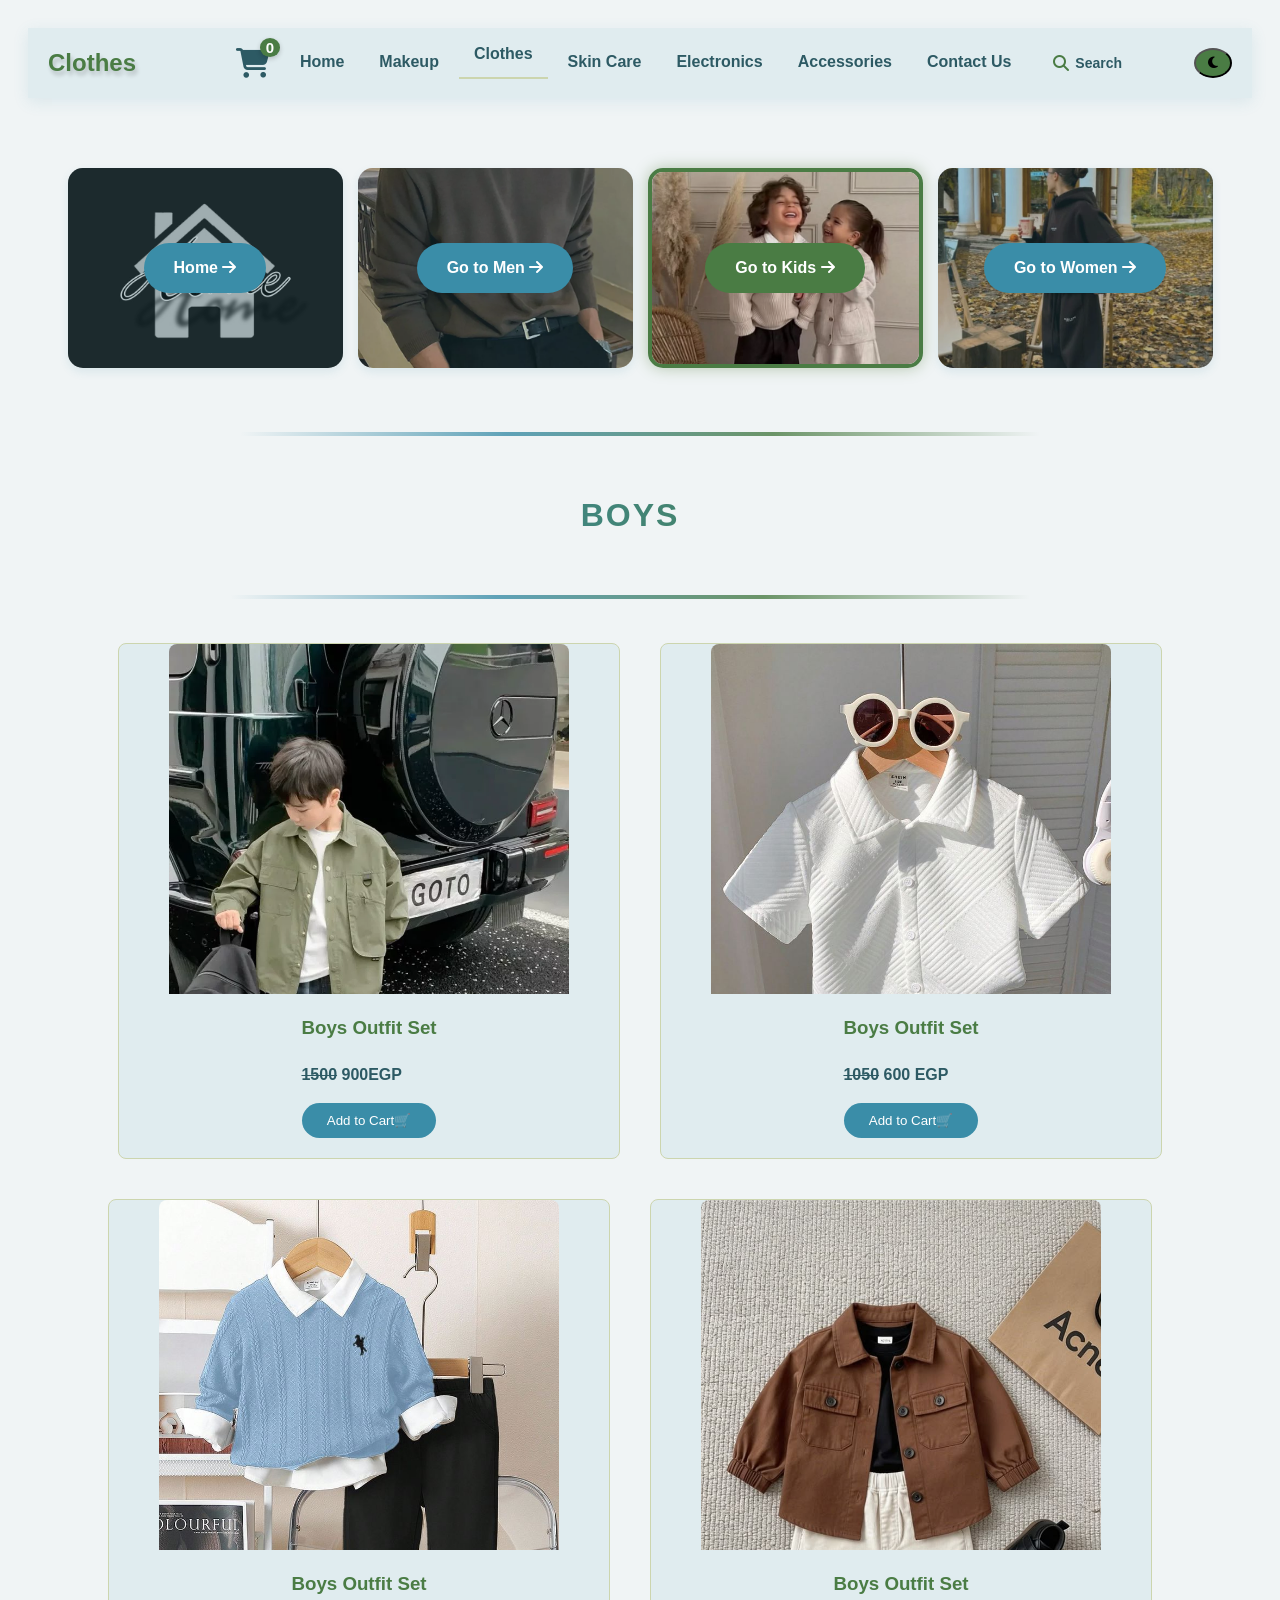
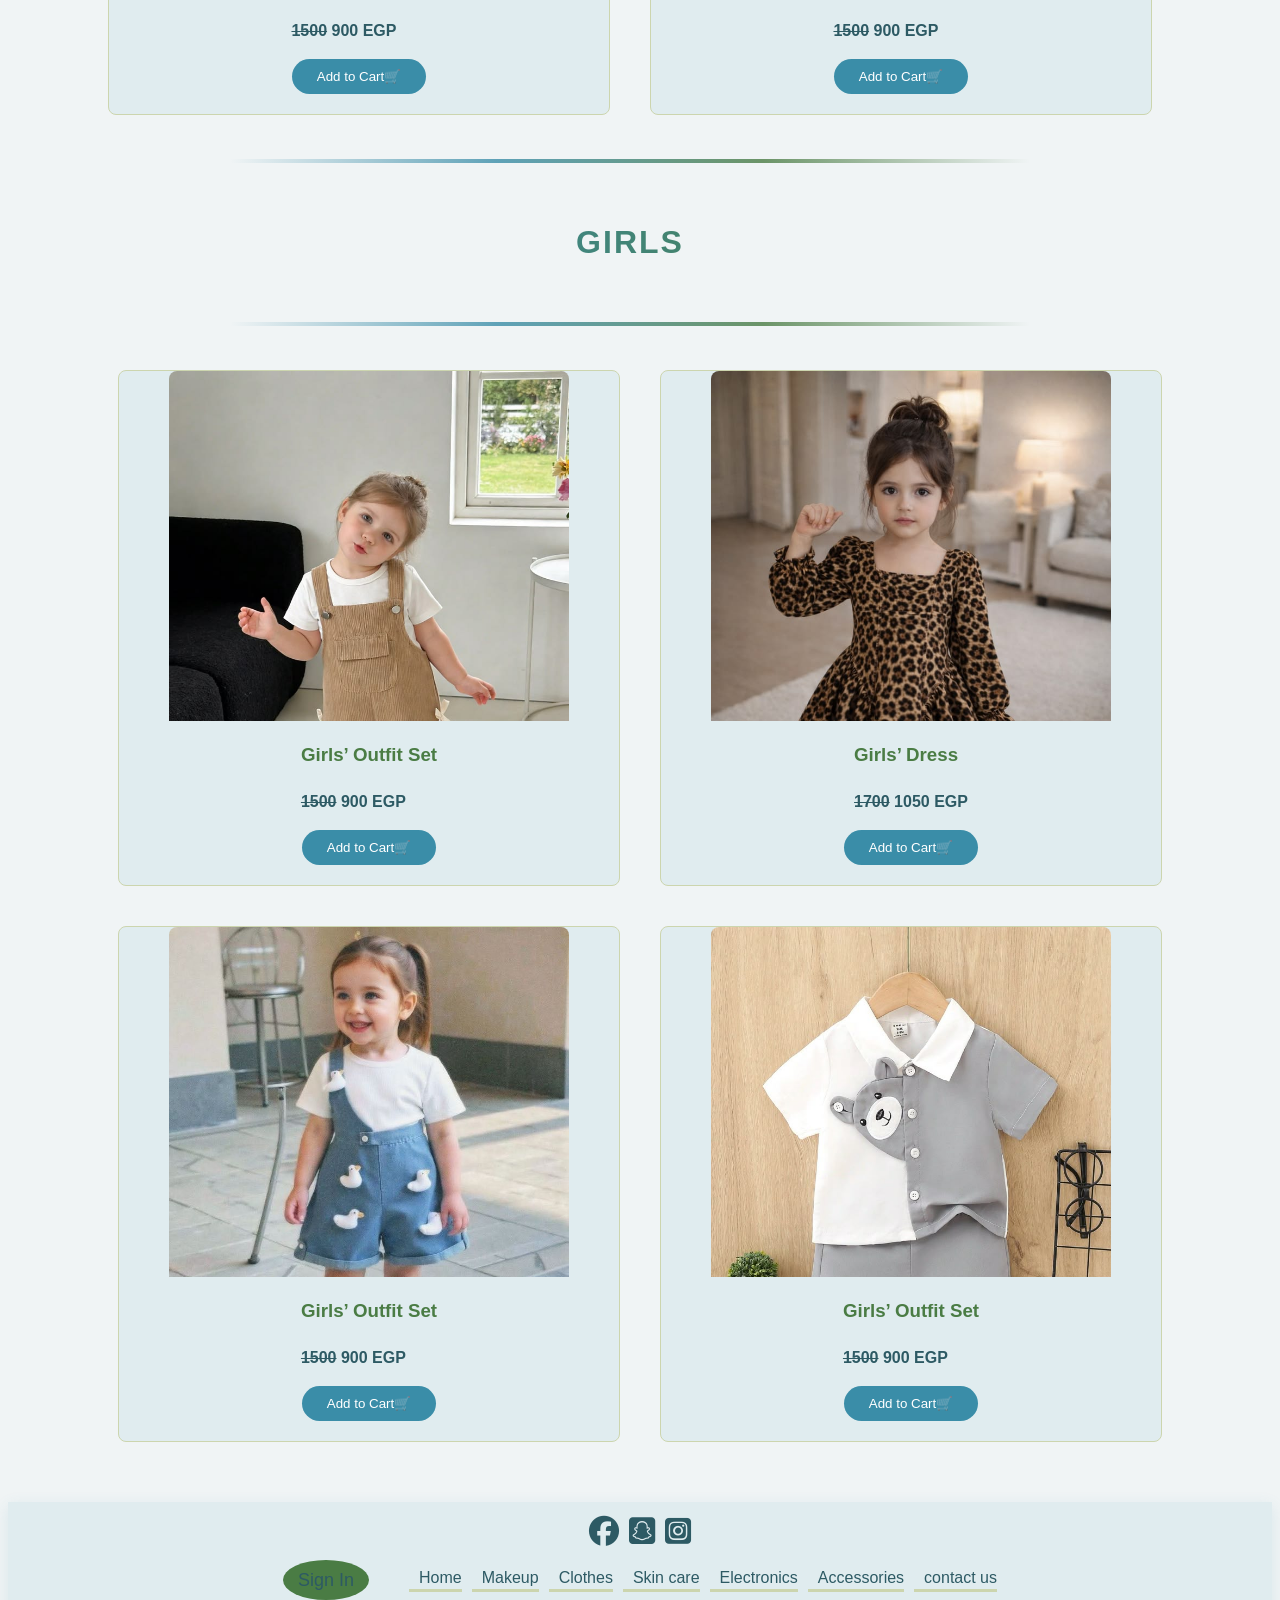
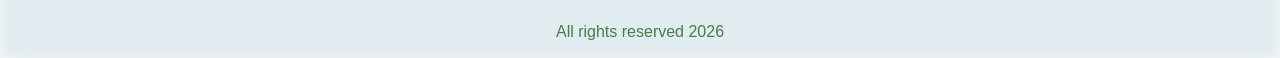
<file: kids.html>
<!DOCTYPE html>
<html lang="en">
<head>
    <meta charset="UTF-8">
    <meta name="viewport" content="width=device-width, initial-scale=1.0">
    <link rel="stylesheet" href="CSS/shady.css">
    <link rel="stylesheet" href="CSS/header.css">
    <link rel="stylesheet" href="https://cdnjs.cloudflare.com/ajax/libs/font-awesome/6.5.1/css/all.min.css">
    <title>Document</title>
</head>
<body>
    <header>
        <div class="container">
        <h1>Clothes</h1>
        <div class="cart">
            <i class="fa-solid fa-cart-shopping"></i>
            <span id="cart-count">0</span>
        </div>
        <nav class="navbar">
            <ul>
                <li><a href="index.html">Home</a></li>
                <li><a href="makeup.html">Makeup</a></li>
                <li><a href="clothes.html" class="active">Clothes</a></li>
                <li><a href="skin.html">Skin Care</a></li>
                <li><a href="electro.html">Electronics</a></li>
                <li><a href="accessories.html">Accessories</a></li>
                <li><a href="contactus.html">Contact Us</a></li>
            </ul>
        </nav>
        <div class="search-wrapper">
          <button class="search-trigger" id="searchTrigger">
            <i class="fa-solid fa-magnifying-glass"></i>
            Search
          </button>
          <div class="search-box" id="searchBox">
            <input type="text" id="searchInput" placeholder="Search pages..." />
            <div class="search-dropdown" id="searchDropdown"></div>
          </div>
        </div>
        <button id="theme-switch">
            <i class="fa-solid fa-moon"></i>
            <i class="fa-solid fa-sun"></i>
        </button>
    </div>
                
    </header>
    <main>
        <section>
            <div class="categories-nav">
                <div class="category-card">
                    <img src="Pinterest Header.jpg" alt="Home">
                    <div class="overlay">
                        <a href="clothes.html" class="category-btn">Home <i class="fas fa-arrow-right"></i></a>
                    </div>
                </div>
                <div class="category-card">
                    <img src=".//image_man/download.webp" alt="Men">
                    <div class="overlay">
                        <a href="men.html" class="category-btn">Go to Men <i class="fas fa-arrow-right"></i></a>
                    </div>
                </div>
                <div class="category-card active">
                    <img src="image_kids/download.jpg" alt="Kids">
                    <div class="overlay">
                        <a href="kids.html" class="category-btn">Go to Kids <i class="fas fa-arrow-right"></i></a>
                    </div>
                </div>
                <div class="category-card">
                    <img src=".//image_women/download.webp" alt="Women">
                    <div class="overlay">
                    <a href="women.html" class="category-btn">Go to Women <i class="fas fa-arrow-right"></i></a>
                    </div>
                </div>
            </div>
            <p><hr></p>
            <h2>Boys</h2>
            <p><hr></p>

            <figure>
                <img src=".//image_kids/download.webp" alt="">
                <figcaption>
                    <h3>Boys Outfit Set</h3>
                    <p><del>1500</del> 900EGP</p>
                </figcaption>
                <button class="add-to-cart">
                    <span>Add to Cart🛒</span>
                    <!--  -->
                </button>
            </figure>
            <figure>
                <img src=".//image_kids/2pcs Baby Boy Cute Summer Knitted White Polo Collar Short Sleeve Top And Shorts Set, Suitable For Summer, Birthday Party, Evening Party, Performance, Wedding, One Month Celebration, Baptism And First Birthday.jpg" alt="">
                <figcaption>
                    <h3>Boys Outfit Set</h3>
                    <p><del>1050</del> 600 EGP</p>
                </figcaption>
                <button class="add-to-cart">
                    <span>Add to Cart🛒</span>
                    
                    </button>
            </figure>
            <figure>
                <img src="./image_kids/2pcs_Set Boys Outfit, Top_ Textured Navy Blue Knit Sweater With Red Embroidered Graphic On Left Chest, Bottom_ Khaki Pants, Suitable For Commute, School, Casual Everyday Wear, Spring_Summer, Back To School Season Fa.jpg" alt="">
                <figcaption>
                    <h3>Boys Outfit Set</h3>
                    <p><del>1500</del> 900 EGP</p>
                </figcaption>
                <button class="add-to-cart">
                    <span>Add to Cart🛒</span>
                    
                    </button>
            </figure>
            <figure>
                <img src=".//image_kids/download22.jpg" alt="">
                <figcaption>
                    <h3>Boys Outfit Set</h3>
                    <p><del>1500</del> 900 EGP</p>
                </figcaption>
                <button class="add-to-cart">
                    <span>Add to Cart🛒</span>
                    
                    </button>
            </figure>
            <p><hr></p>
            <h2>Girls</h2>
            <p><hr></p>
            <figure>
                <img src=".//image_kids/Calça Jardineira Casual de Denim para Meninas, na Cor Cáqui com Decoração de Laço, Perna Reta Solta, Tecido Macio e Confortável, Versátil para Uso Diário, Adequada para Primavera, Verão, Outono e Inverno.jpg" alt="">
                <figcaption>
                    <h3>Girls’ Outfit Set</h3>
                    <p><del>1500</del> 900 EGP</p>
                </figcaption>
                <button class="add-to-cart">
                    <span>Add to Cart🛒</span>
                    
                    </button>
            </figure>
            <figure>
                <img src="./image_kids/download (1).jpg" alt="">
                <figcaption>
                    <h3>Girls’ Dress</h3>
                    <p><del>1700</del> 1050 EGP</p>
                </figcaption>
                <button class="add-to-cart">
                    <span>Add to Cart🛒</span>
                    
                    </button>
            </figure>
            <figure>
                <img src=".//image_kids/download5.jpg" alt="">
                <figcaption>
                    <h3>Girls’ Outfit Set</h3>
                    <p><del>1500</del> 900 EGP</p>
                </figcaption>
                <button class="add-to-cart">
                    <span>Add to Cart🛒</span>
                    
                    </button>
            </figure>
            <figure>
                <img src=".//image_kids/2pcs_Set Baby Boys' Casual Cartoon Bear Shaped Shirt And Shorts, Summer Outfits.jpg" alt="">
                <figcaption>
                    <h3>Girls’ Outfit Set</h3>
                    <p><del>1500</del> 900 EGP</p>
                </figcaption>
                <button class="add-to-cart">
                    <span>Add to Cart🛒</span>
                    
                    </button>
            </figure>
        </section>
    </main>
    <footer>
        <div class="logo">
            <span><a href=""><i class="fa-brands fa-facebook"></i></a></span>
            <span><a href=""><i class="fa-brands fa-square-snapchat"></i></a></span>
            <span> <a href=""><i class="fa-brands fa-square-instagram"></i></a></span>
        </div>
        <div class="words">
            <span class="sign_in"><a href="log_in.html">Sign In</a> </span>
            <span><a href="index.html">Home</a></span>
            <span><a href="makeup.html">Makeup</a></span>
            <span><a href="clothes.html">Clothes</a></span>
            <span><a href="skin.html">Skin care</a></span>
            <span><a href="electro.html">Electronics</a> </span>
            <span><a href="accessories.html">Accessories</a> </span>
            <span><a href="contactus.html">contact us</a> </span>
        </div>
        <div class="reserve"> 
            <p>All rights reserved 2026</p>
        </div>
    </footer>
    <script src="darkmode.js"></script>
    <script src="main.js"></script>
</body>

</html>
</file>
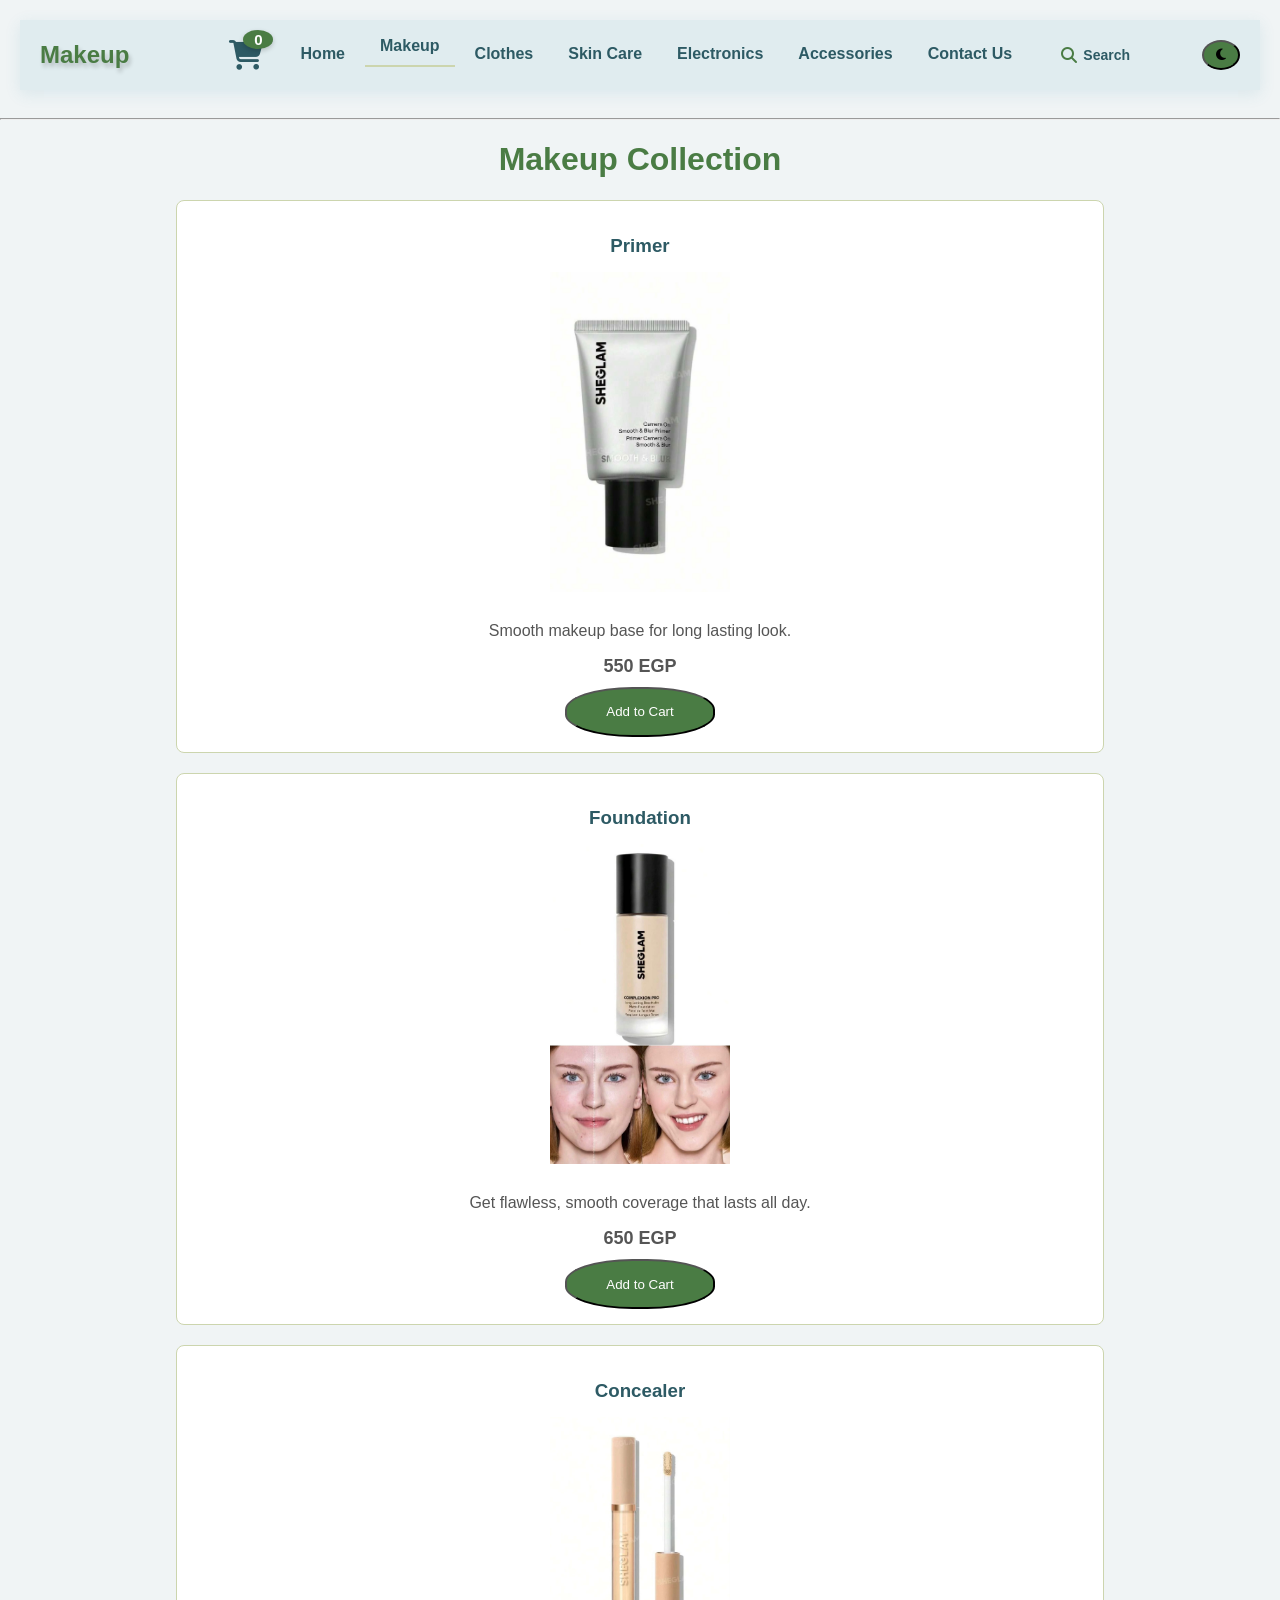
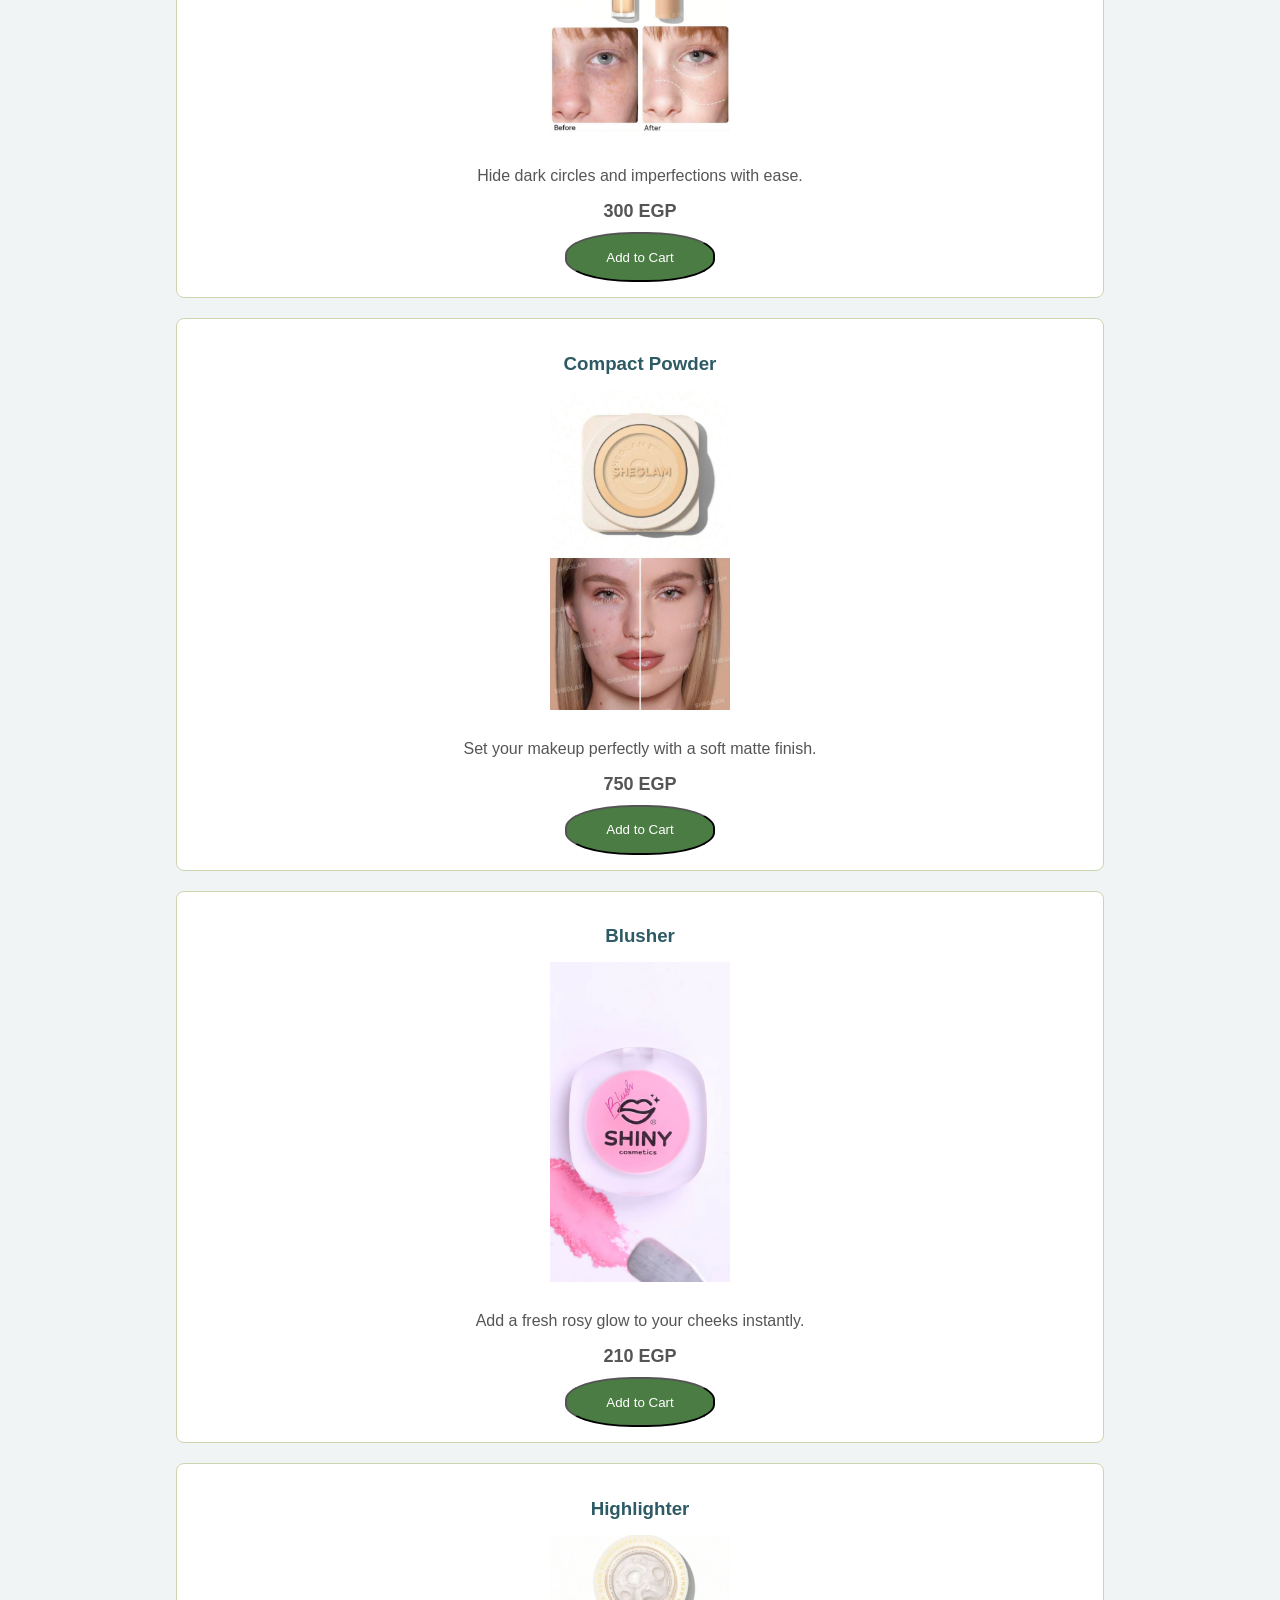
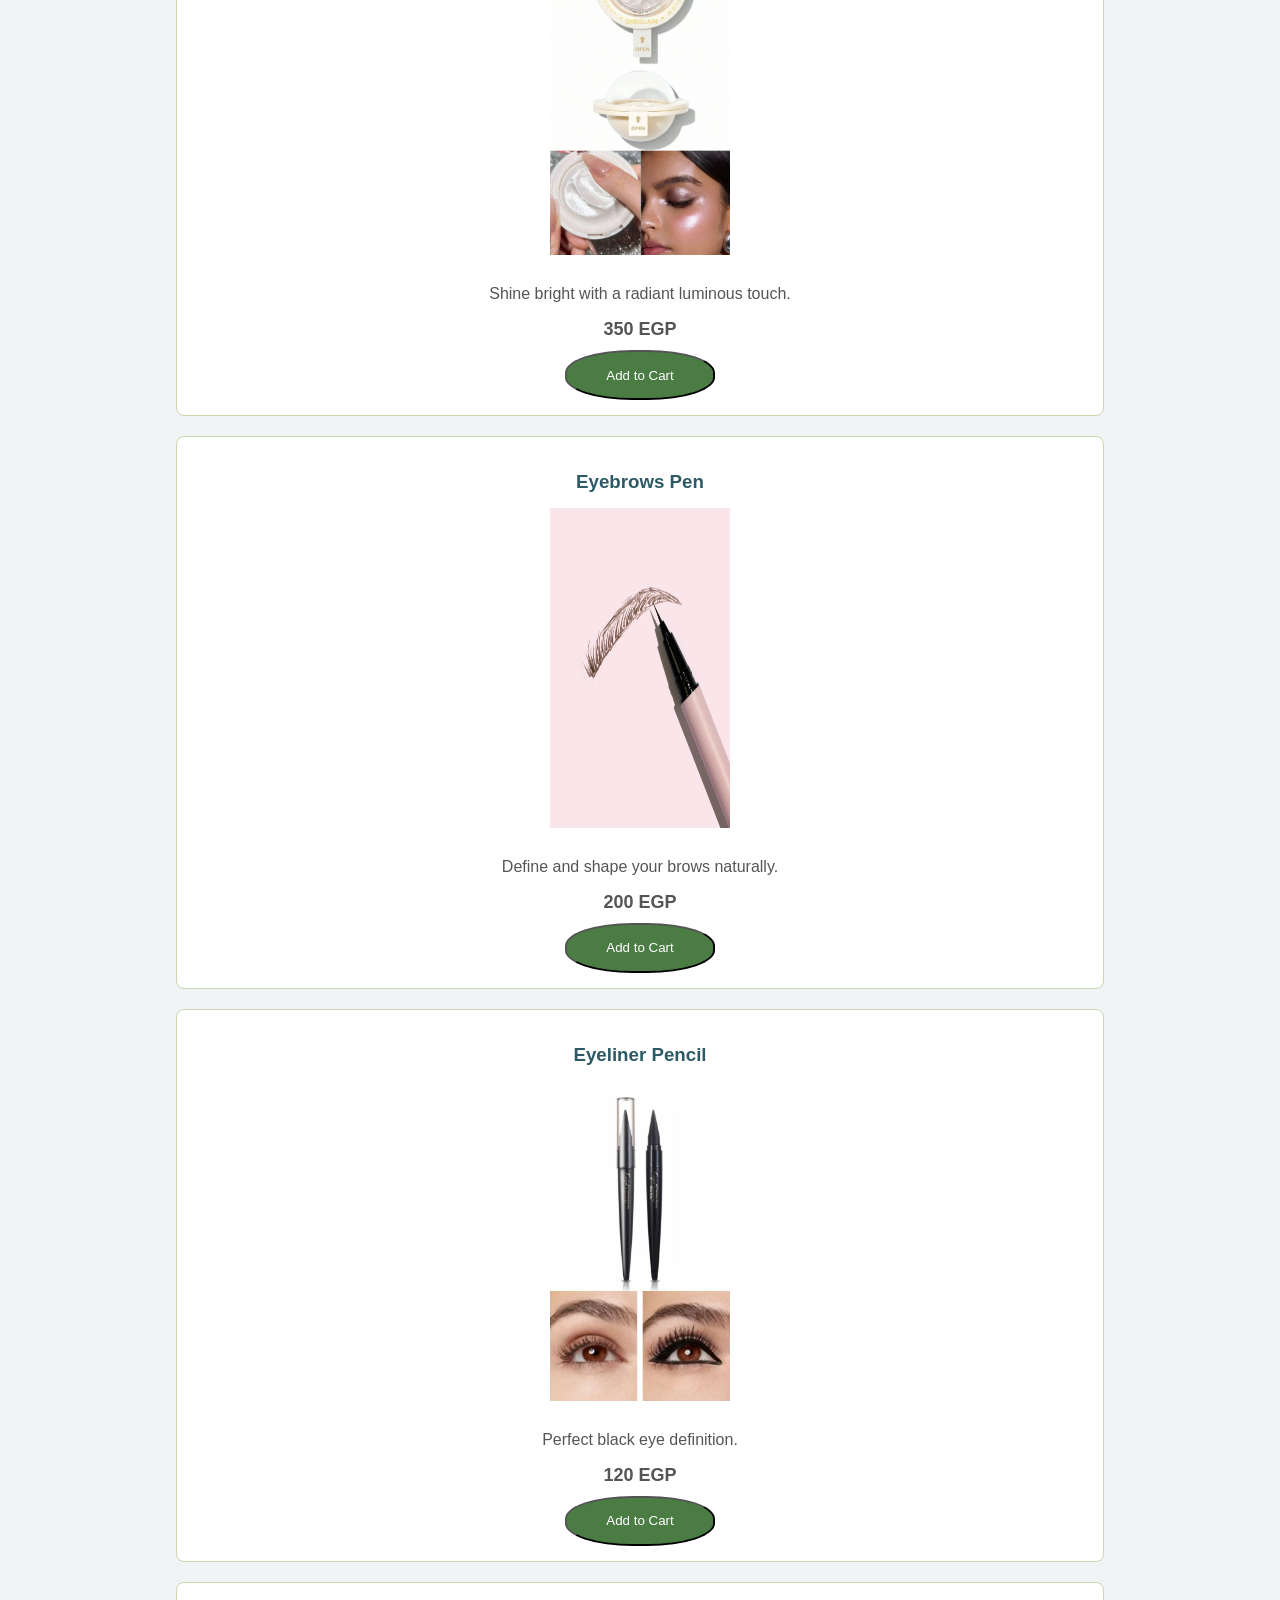
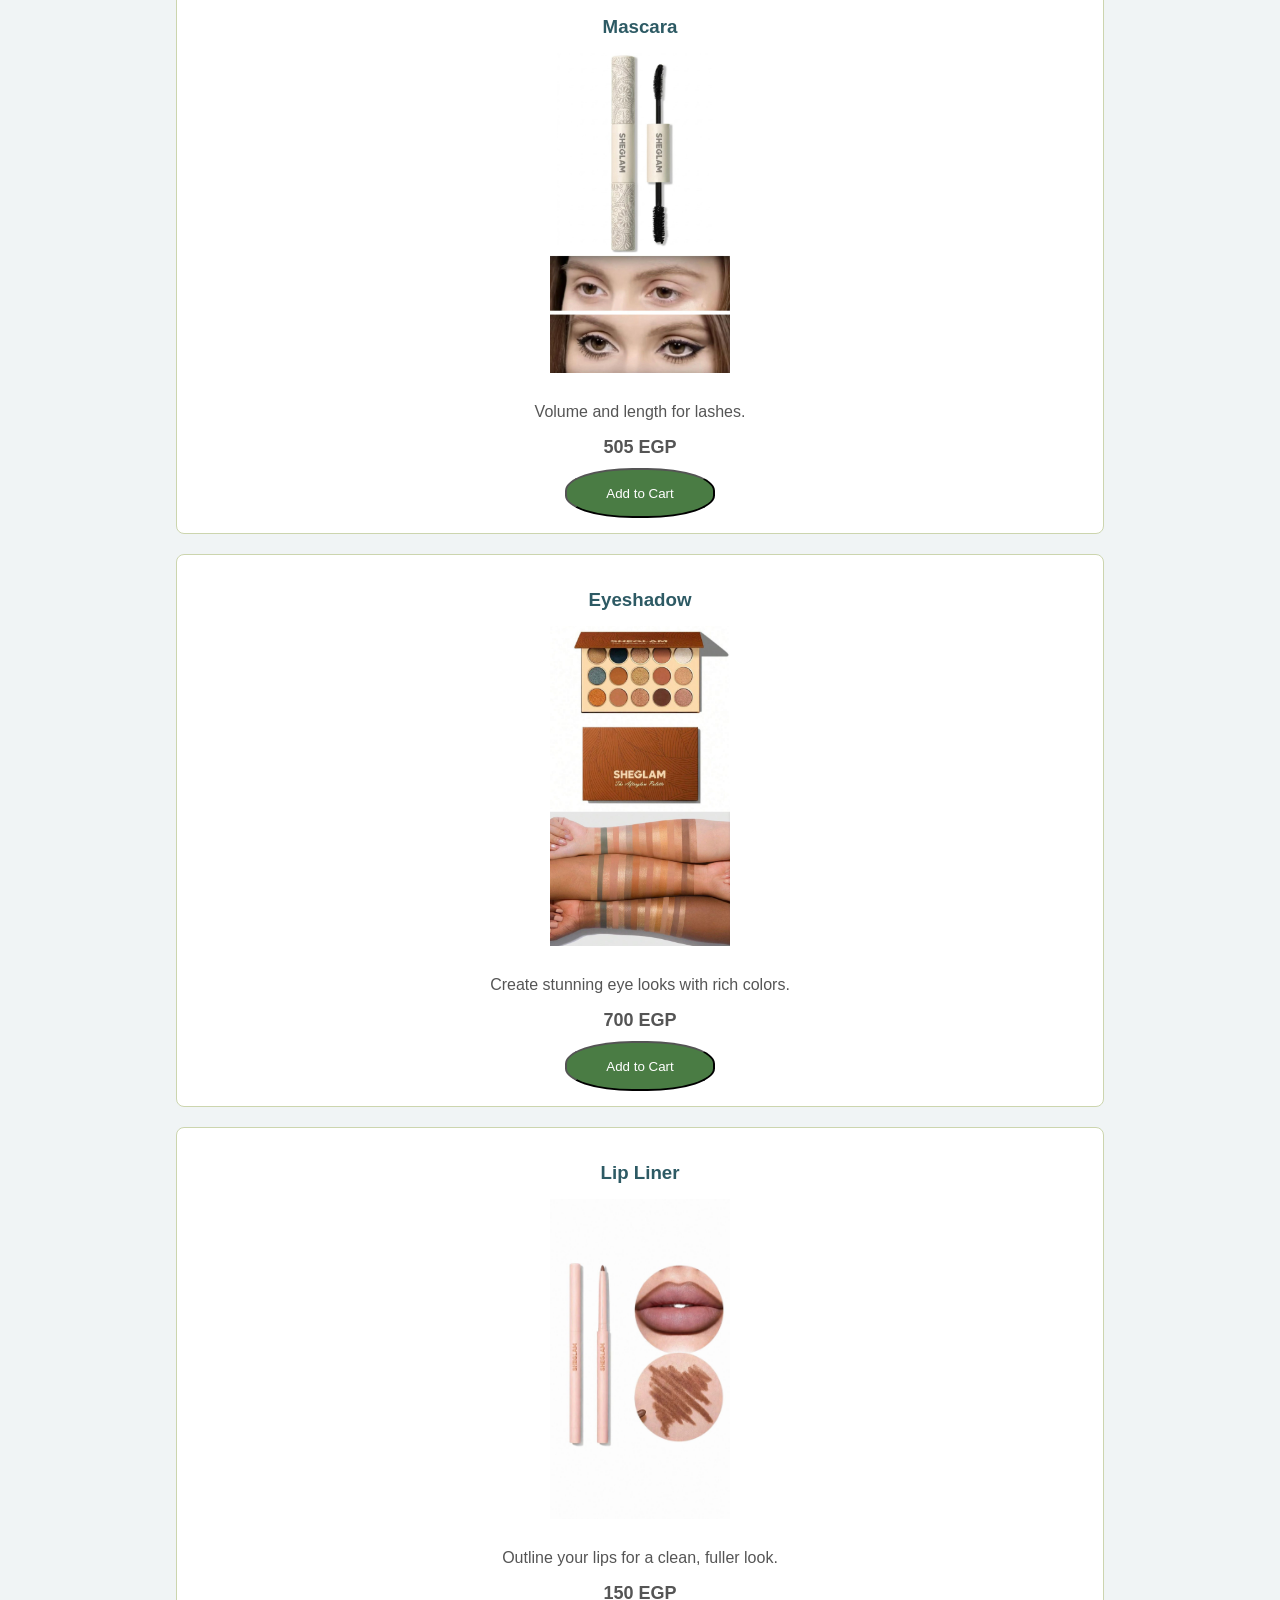
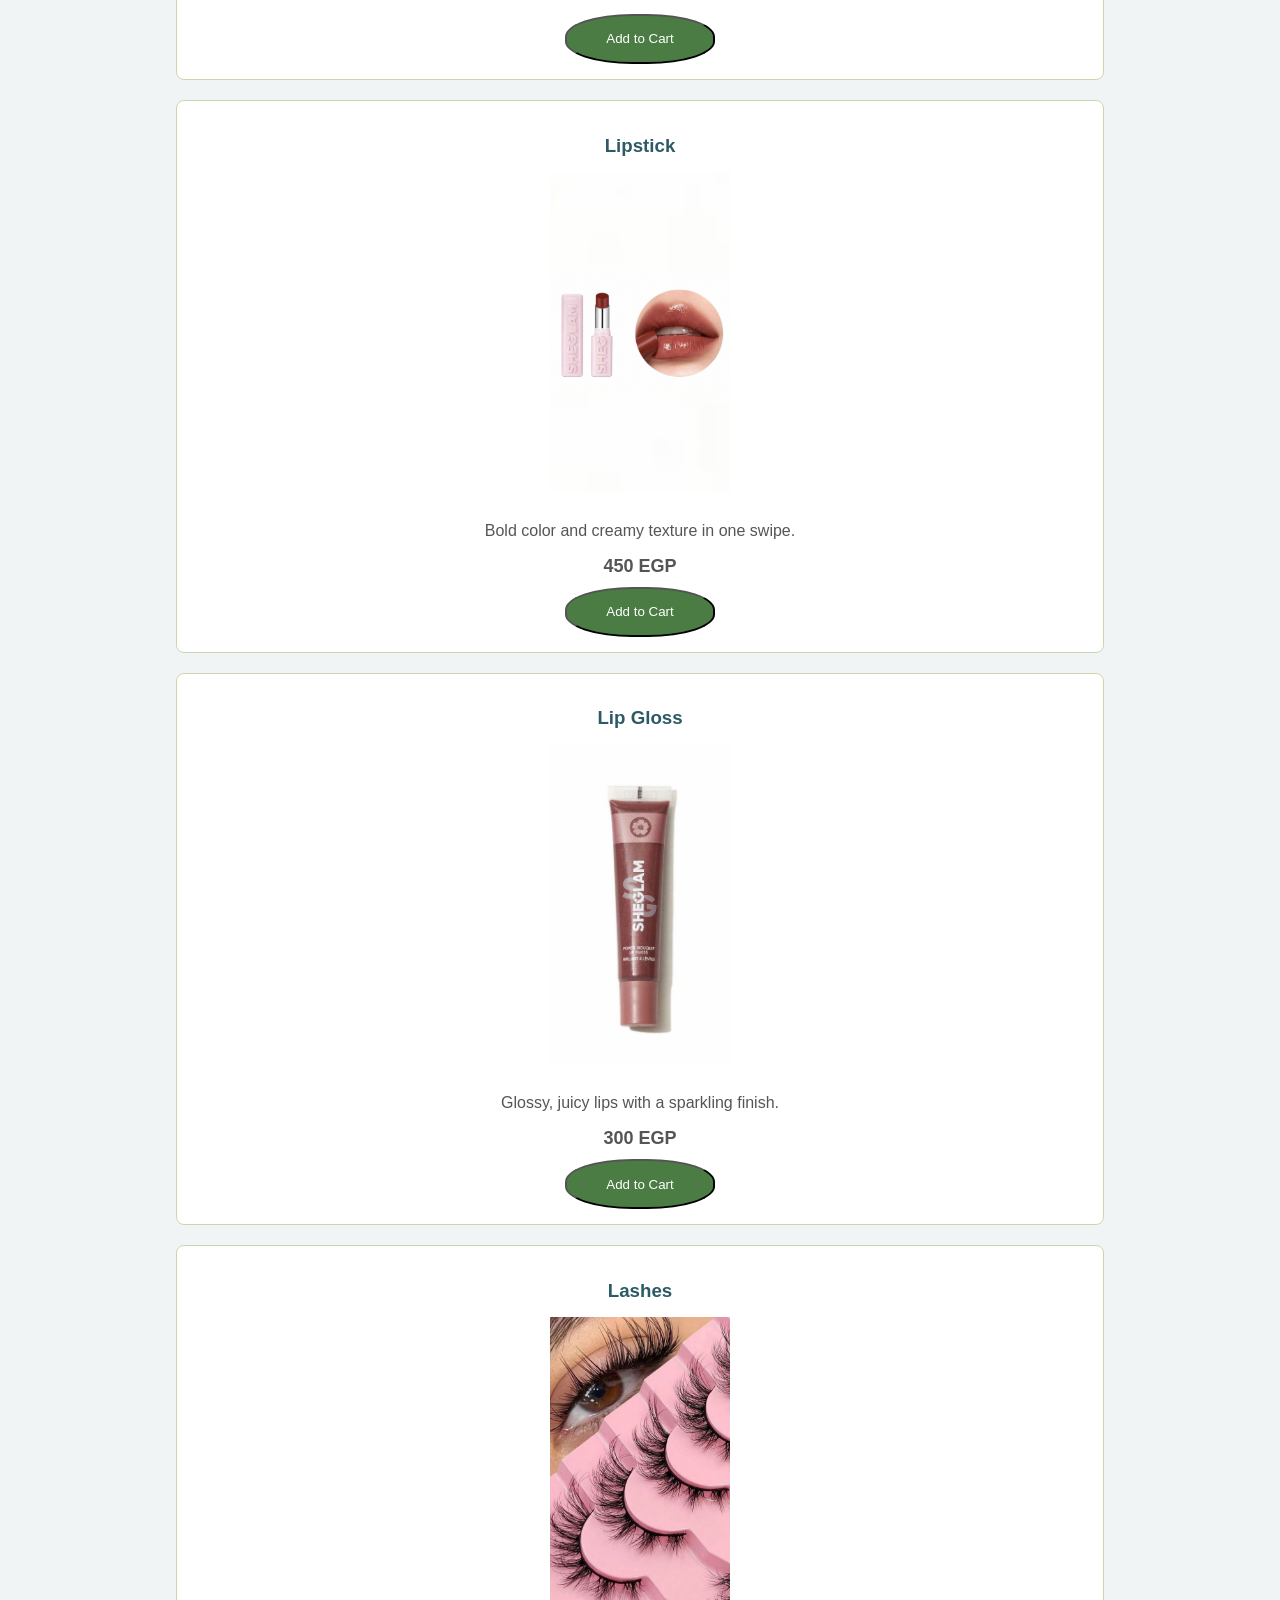
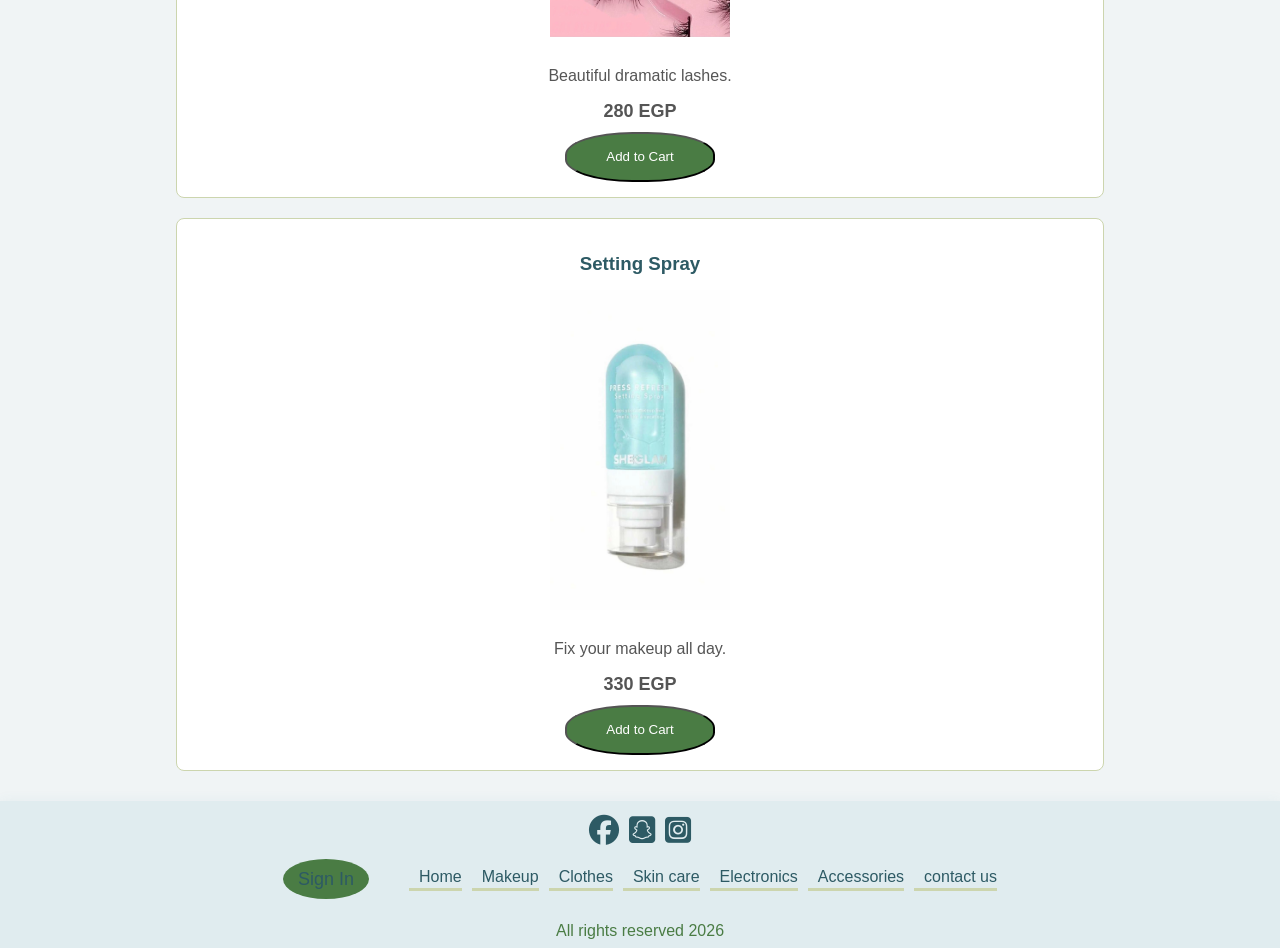
<file: makeup.html>
<!doctype html>
<html>
  <head>
    <title>Makeup</title>
    <link rel="stylesheet" href="CSS/header.css" />
    <link
      rel="stylesheet"
      href="https://cdnjs.cloudflare.com/ajax/libs/font-awesome/6.5.1/css/all.min.css"
    />

    <style>
      :root {
        --background-body: #f0f4f5;
        --backgroun-header-content: #e0ecef;
        --background-product-box: #ffffff;
        --background-footer: #2d5a64;
        --text-main: #2d5a64;
        --text-green: #4a7c44;
        --text-blue: #4a7c44;
        --text-gray: #555555;
        --btn-background: #4a7c44;
        --btn-hover: #3a8da8;
        --link-background: #ccd5ae;
        --link-hover: #4a7c44;
        --border-gray: #ccd5ae;
        --shadow-rgba: rgba(58, 141, 168, 0.1);
      }

      body.darkmode {
        --background-body: #0d1111;
        --backgroun-header-content: #161b1b;
        --background-product-box: #161b1b;
        --background-footer: #000000;
        --text-main: #ffffff;
        --text-green: #5eead4;
        --text-blue: #5eead4;
        --text-gray: #aaaaaa;
        --btn-background: #1f2929;
        --btn-hover: #5eead4;
        --link-background: #1f2929;
        --link-hover: #5eead4;
        --border-gray: #2d3737;
        --shadow-rgba: rgba(94, 234, 212, 0.2);
      }
      Body {
        font-family: Arial;
        background-color: var(--background-body);
        color: var(--text-main);
        margin: 0;
        transition: 0.3s;
      }

      h1 {
        color: var(--text-blue);
        text-align: center;
      }

      .product-box {
        background-color: var(--background-product-box);
        width: 70%;
        margin: 20px auto;
        padding: 15px;
        border-radius: 8px;
        border: 1px solid var(--border-gray);
        text-align: center;
      }

      .product-box img {
        width: 180px;
        height: 320px;
        margin: 10px;
      }

      .product-box h3 {
        margin-bottom: 5px;
        color: var(--text-main);
      }

      .product-box p {
        color: var(--text-gray);
      }

      .buy-btn {
        display: inline-block;
        margin-top: 10px;
        padding: 7px 15px;
        background-color: var(--btn-background);
        color: white;
        text-decoration: none;
        border-radius: 5px;
      }

      .buy-btn:hover {
        background-color: var(--btn-hover);
      }

      .shade-links a {
        display: inline-block;
        margin: 5px;
        padding: 5px 10px;
        background-color: var(--link-background);
        color: black;
        text-decoration: none;
        border-radius: 4px;
      }

      .shade-links a:hover {
        background-color: var(--link-hover);
        color: white;
      }

      .footer {
        background-color: var(--background-footer);
        color: white;
        text-align: center;
        padding: 10px;
        margin-top: 30px;
      }

      .price {
        font-size: 18px;
        font-weight: bold;
        color: var(--text-main);
        margin: 10px 0;
      }
      .add-to-cart {
        border-radius: 45%;
        background-color: var(--btn-background);
        color: #ffffff;
        width: 150px;
        height: 50px;
      }
      .add-to-cart:hover {
        transform: scale(1.05);
        background-color: var(--btn-hover);
      }
      .add-to-cart:active {
        transform: scale(0.95);
      }
    </style>
  </head>

  <body>
    <header>
      <div class="container">
        <h1>Makeup</h1>
        <div class="cart">
          <i class="fa-solid fa-cart-shopping"></i>
          <span id="cart-count">0</span>
        </div>
        <nav class="navbar">
          <ul>
            <li><a href="index.html">Home</a></li>
            <li><a href="makeup.html" class="active">Makeup</a></li>
            <li><a href="clothes.html">Clothes</a></li>
            <li><a href="skin.html">Skin Care</a></li>
            <li><a href="electro.html">Electronics</a></li>
            <li><a href="accessories.html">Accessories</a></li>
            <li><a href="contactus.html">Contact Us</a></li>
          </ul>
        </nav>
        <div class="search-wrapper">
          <button class="search-trigger" id="searchTrigger">
            <i class="fa-solid fa-magnifying-glass"></i>
            Search
          </button>
          <div class="search-box" id="searchBox">
            <input type="text" id="searchInput" placeholder="Search pages..." />
            <div class="search-dropdown" id="searchDropdown"></div>
          </div>
        </div>
        <button id="theme-switch">
          <i class="fa-solid fa-moon"></i>
          <i class="fa-solid fa-sun"></i>
        </button>
      </div>
    </header>
    <hr />

    <h1>Makeup Collection</h1>

    <!-- Primer -->
    <div class="product-box">
      <h3>Primer</h3>
      <img src="image_mak/Image011.jpeg" alt="Primer" />
      <p>Smooth makeup base for long lasting look.</p>
      <p class="price">550 EGP</p>
      <button class="add-to-cart">Add to Cart</button>
    </div>

    <!-- Foundation -->
    <div class="product-box">
      <h3>Foundation</h3>
      <img src="image_mak/Image021.jpeg" alt="Foundation" />
      <p>Get flawless, smooth coverage that lasts all day.</p>
      <p class="price">650 EGP</p>
      <button class="add-to-cart">Add to Cart</button>
    </div>

    <!-- Concealer -->
    <div class="product-box">
      <h3>Concealer</h3>
      <img src="image_mak/Image031.jpeg" alt="Concealer" />
      <p>Hide dark circles and imperfections with ease.</p>
      <p class="price">300 EGP</p>
      <button class="add-to-cart">Add to Cart</button>
    </div>

    <!-- Compact Powder -->
    <div class="product-box">
      <h3>Compact Powder</h3>
      <img src="image_mak/Image041.jpeg" alt="Powder" />
      <p>Set your makeup perfectly with a soft matte finish.</p>
      <p class="price">750 EGP</p>
      <button class="add-to-cart">Add to Cart</button>
    </div>

    <!-- Blusher -->
    <div class="product-box">
      <h3>Blusher</h3>
      <img src="image_mak/Image051.jpeg" alt="Blusher" />
      <p>Add a fresh rosy glow to your cheeks instantly.</p>
      <p class="price">210 EGP</p>
      <button class="add-to-cart">Add to Cart</button>
    </div>

    <!-- Highlighter -->
    <div class="product-box">
      <h3>Highlighter</h3>
      <img src="image_mak/Image061.jpeg" alt="Highlighter" />
      <p>Shine bright with a radiant luminous touch.</p>
      <p class="price">350 EGP</p>
      <button class="add-to-cart">Add to Cart</button>
    </div>

    <!-- Eyebrows Pen -->
    <div class="product-box">
      <h3>Eyebrows Pen</h3>
      <img src="image_mak/Image071.jpeg" alt="Eyebrows Pen" />
      <p>Define and shape your brows naturally.</p>
      <p class="price">200 EGP</p>
      <button class="add-to-cart">Add to Cart</button>
    </div>

    <!-- Eyeliner Pencil -->
    <div class="product-box">
      <h3>Eyeliner Pencil</h3>
      <img src="image_mak/Image081.jpeg" alt="Eyeliner Pencil" />
      <p>Perfect black eye definition.</p>
      <p class="price">120 EGP</p>
      <button class="add-to-cart">Add to Cart</button>
    </div>

    <!-- Mascara -->
    <div class="product-box">
      <h3>Mascara</h3>
      <img src="image_mak/Image091.jpeg" alt="Mascara" />
      <p>Volume and length for lashes.</p>
      <p class="price">505 EGP</p>
      <button class="add-to-cart">Add to Cart</button>
    </div>

    <!-- Eyeshadow -->
    <div class="product-box">
      <h3>Eyeshadow</h3>
      <img src="image_mak/Image111.jpeg" alt="Eyeshadow" />
      <p>Create stunning eye looks with rich colors.</p>
      <p class="price">700 EGP</p>
      <button class="add-to-cart">Add to Cart</button>
    </div>

    <!-- Lip Liner -->
    <div class="product-box">
      <h3>Lip Liner</h3>
      <img src="image_mak/Image121.jpeg" alt="Lip Liner" />
      <p>Outline your lips for a clean, fuller look.</p>
      <p class="price">150 EGP</p>
      <button class="add-to-cart">Add to Cart</button>
    </div>

    <!-- Lipstick -->
    <div class="product-box">
      <h3>Lipstick</h3>
      <img src="image_mak/Image131.jpeg" alt="Lipstick" />
      <p>Bold color and creamy texture in one swipe.</p>
      <p class="price">450 EGP</p>
      <button class="add-to-cart">Add to Cart</button>
    </div>

    <!-- Lip Gloss -->
    <div class="product-box">
      <h3>Lip Gloss</h3>
      <img src="image_mak/Image141.jpeg" alt="Lip Gloss" />
      <p>Glossy, juicy lips with a sparkling finish.</p>
      <p class="price">300 EGP</p>
      <button class="add-to-cart">Add to Cart</button>
    </div>

    <!-- Lashes -->
    <div class="product-box">
      <h3>Lashes</h3>
      <img src="image_mak/Image101.jpeg" alt="Lashes" />
      <p>Beautiful dramatic lashes.</p>
      <p class="price">280 EGP</p>
      <button class="add-to-cart">Add to Cart</button>
    </div>

    <!-- Setting Spray -->
    <div class="product-box">
      <h3>Setting Spray</h3>
      <img src="image_mak/Image151.jpeg" alt="Spray" />
      <p>Fix your makeup all day.</p>
      <p class="price">330 EGP</p>
      <button class="add-to-cart">Add to Cart</button>
    </div>

    <footer>
      <div class="logo">
        <span
          ><a href=""><i class="fa-brands fa-facebook"></i></a
        ></span>
        <span
          ><a href=""><i class="fa-brands fa-square-snapchat"></i></a
        ></span>
        <span>
          <a href=""><i class="fa-brands fa-square-instagram"></i></a
        ></span>
      </div>
      <div class="words">
        <span class="sign_in"><a href="log_in.html">Sign In</a> </span>
        <span><a href="index.html">Home</a></span>
        <span><a href="makeup.html">Makeup</a></span>
        <span><a href="clothes.html">Clothes</a></span>
        <span><a href="skin.html">Skin care</a></span>
        <span><a href="electro.html">Electronics</a> </span>
        <span><a href="accessories.html">Accessories</a> </span>
        <span><a href="contactus.html">contact us</a> </span>
      </div>
      <div class="reserve">
        <p>All rights reserved 2026</p>
      </div>
    </footer>
    <script src="darkmode.js"></script>
    <script src="main.js"></script>
  </body>
</html>
</file>
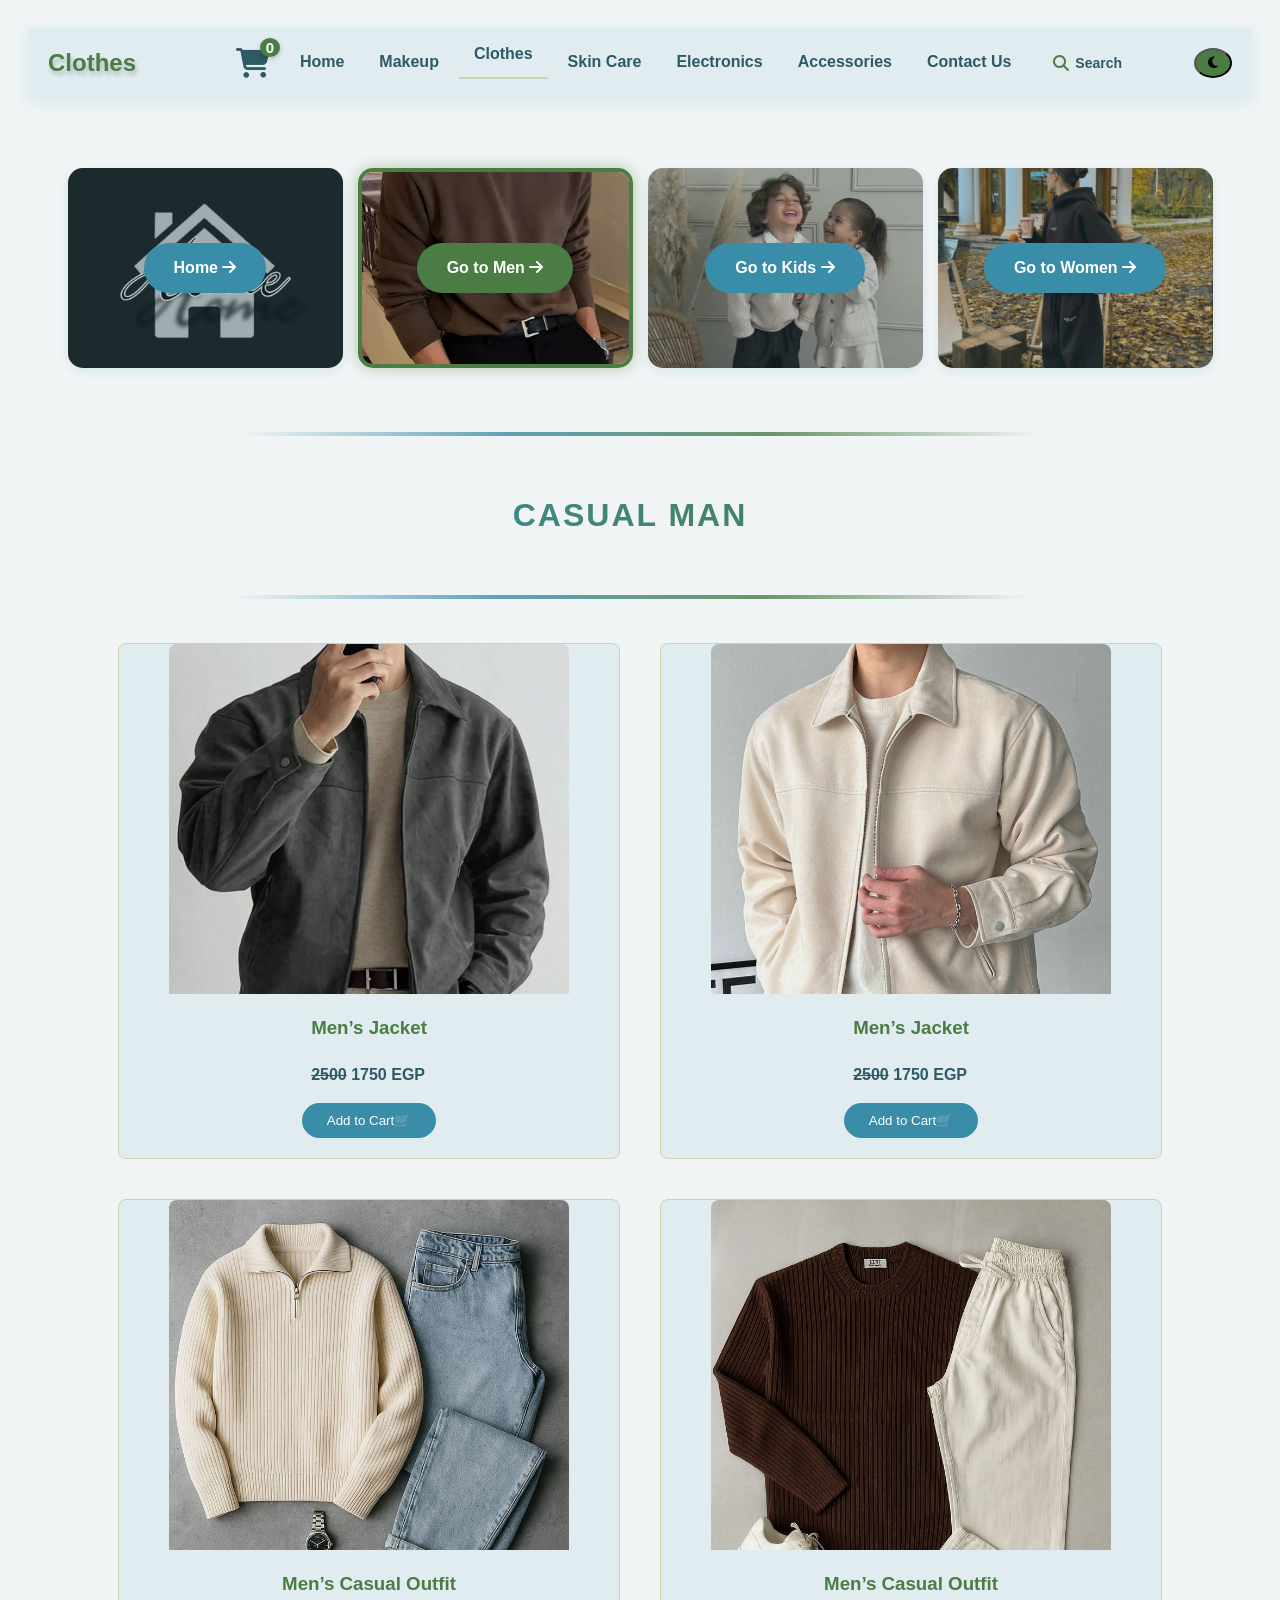
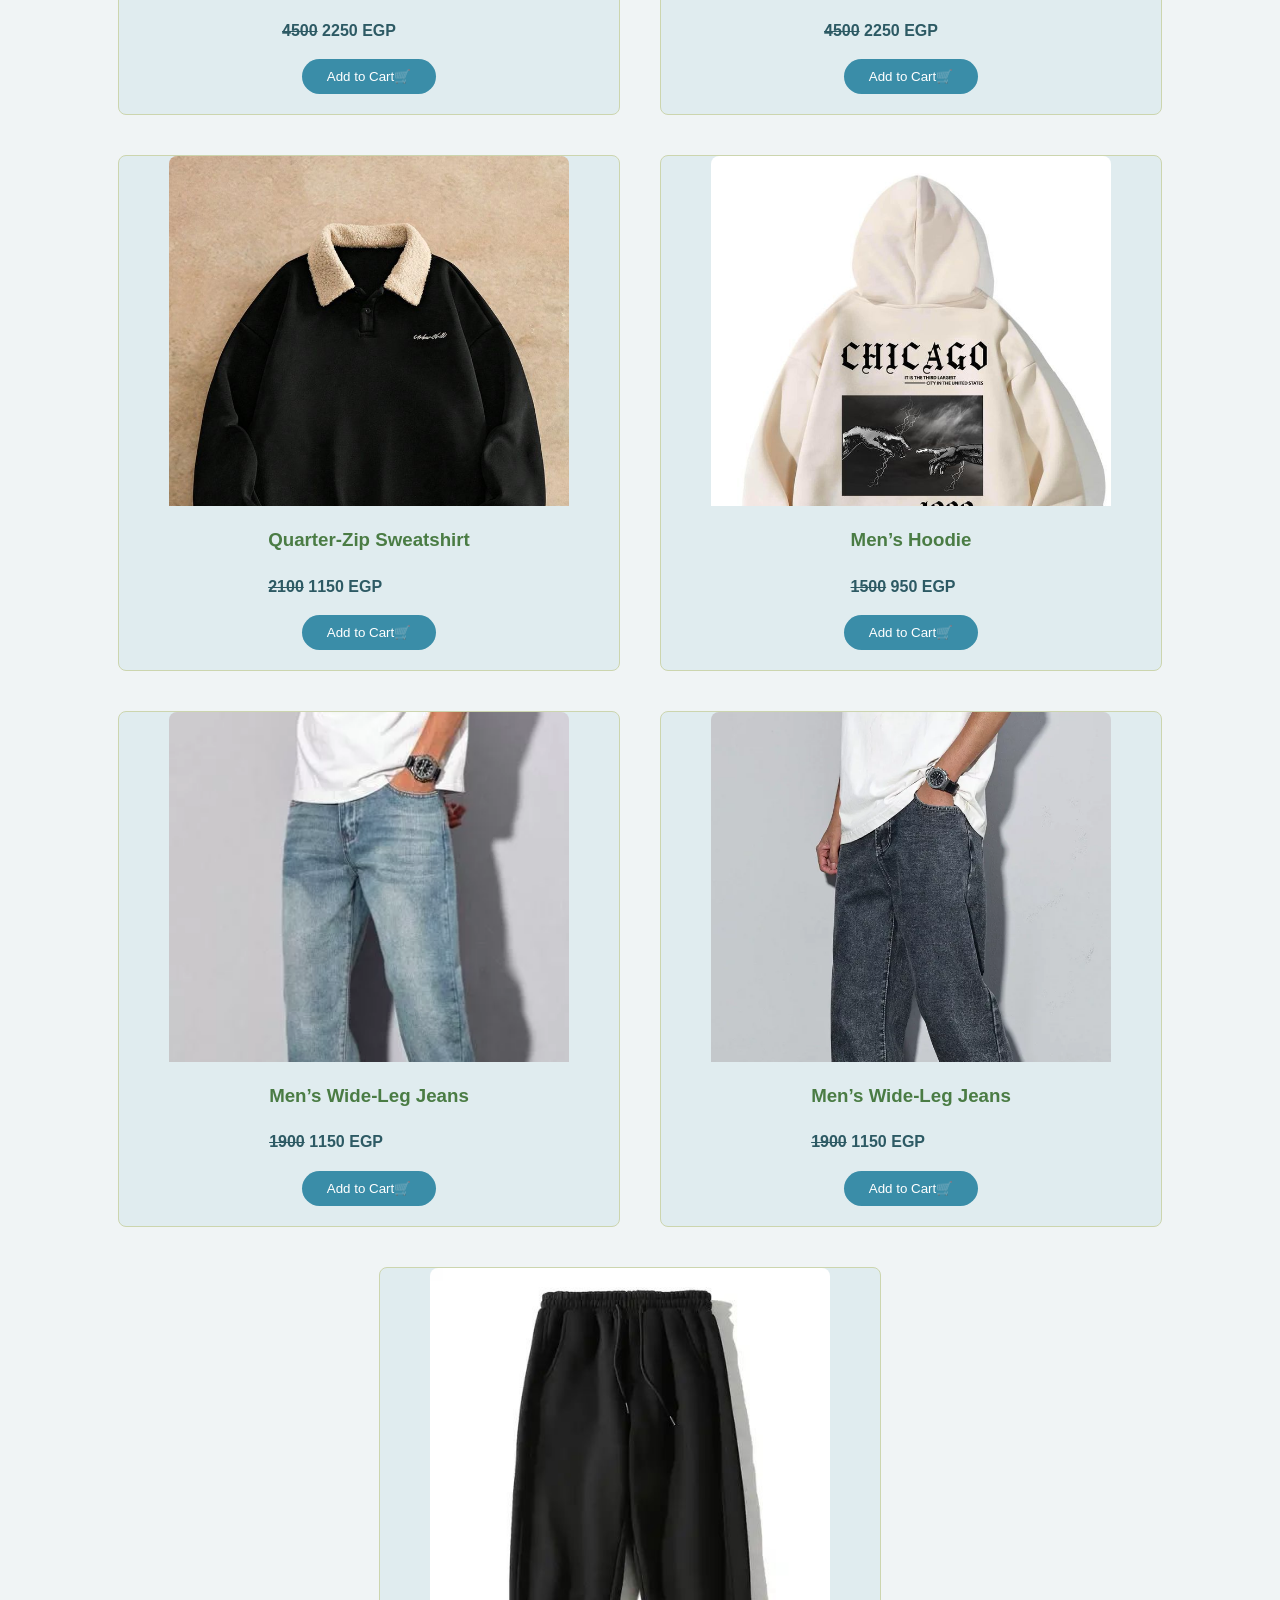
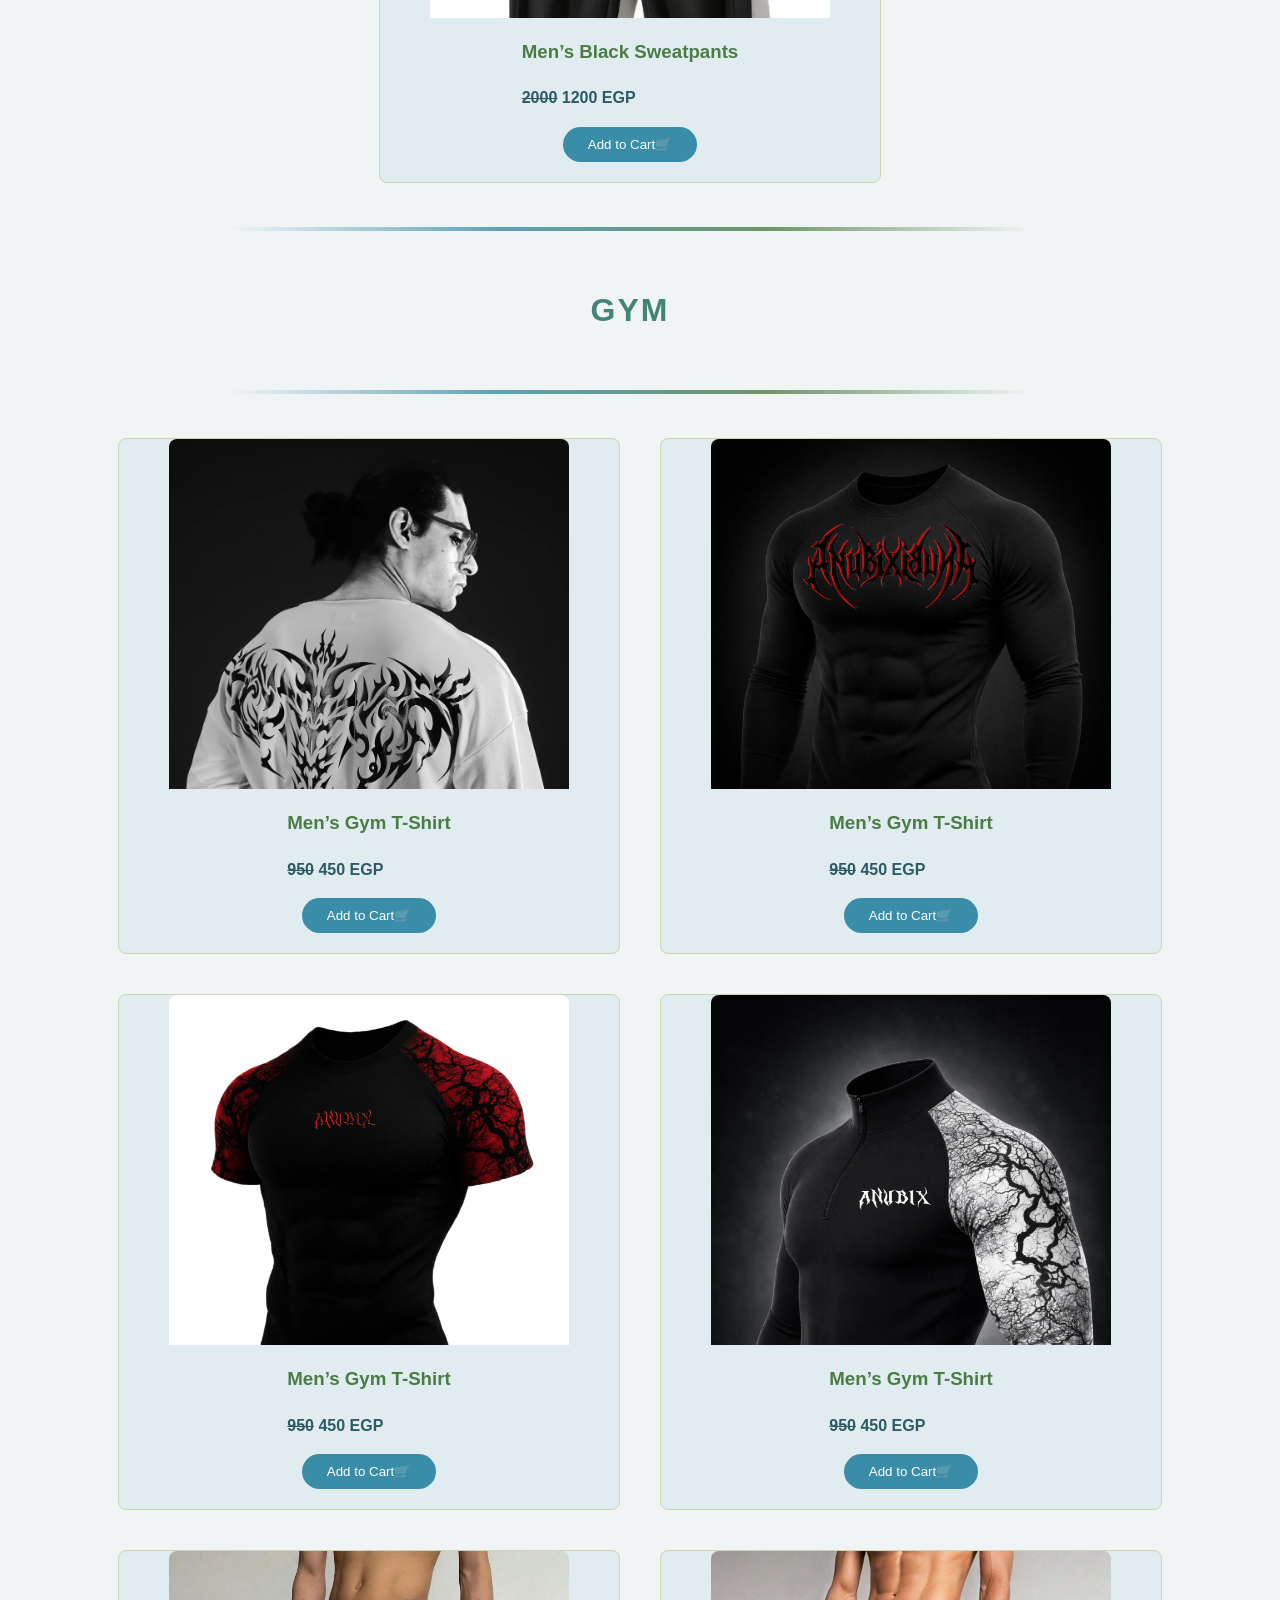
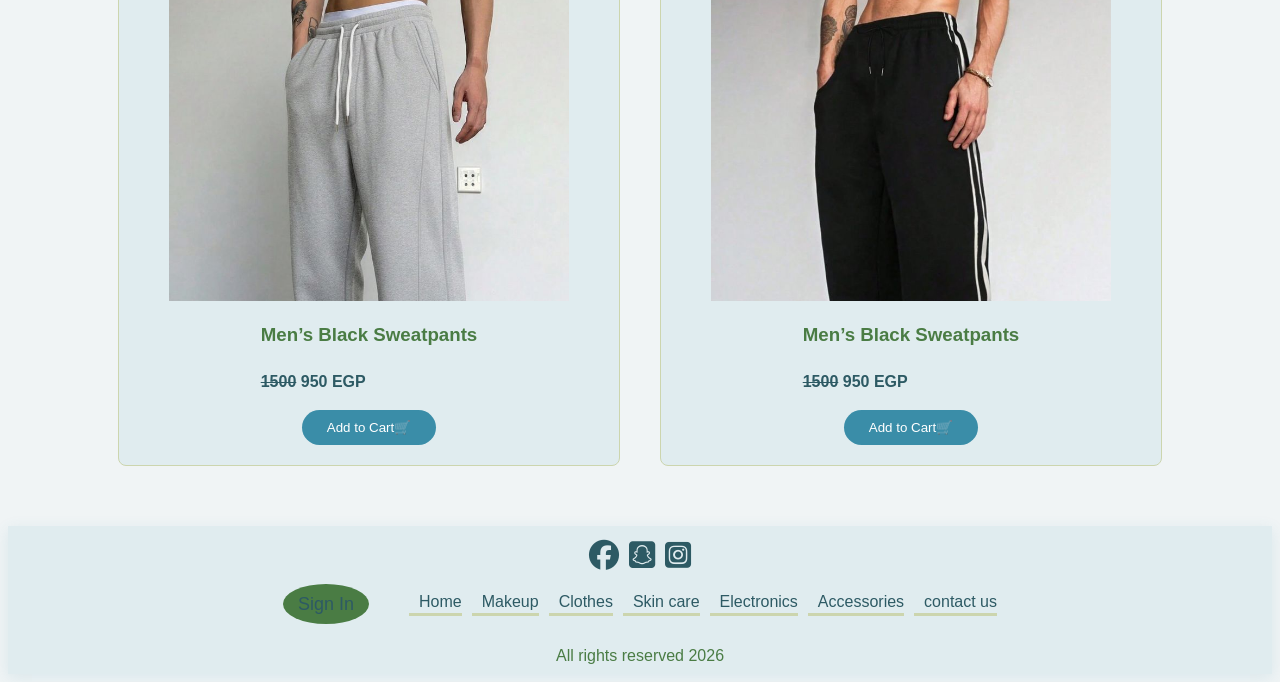
<file: men.html>
<!DOCTYPE html>
<html lang="en">
<head>
    <meta charset="UTF-8">
    <meta name="viewport" content="width=device-width, initial-scale=1.0">
    <link rel="stylesheet" href="CSS/shady.css">
    <link rel="stylesheet" href="CSS/header.css">
    <link rel="stylesheet" href="https://cdnjs.cloudflare.com/ajax/libs/font-awesome/6.5.1/css/all.min.css">
    <title>Document</title>
</head>
<body>
    <header>
        <div class="container">
        <h1>Clothes</h1>
        <div class="cart">
            <i class="fa-solid fa-cart-shopping"></i>
            <span id="cart-count">0</span>
        </div>
        <nav class="navbar">
            <ul>
                <li><a href="index.html">Home</a></li>
                <li><a href="makeup.html">Makeup</a></li>
                <li><a href="clothes.html" class="active">Clothes</a></li>
                <li><a href="skin.html">Skin Care</a></li>
                <li><a href="electro.html">Electronics</a></li>
                <li><a href="accessories.html">Accessories</a></li>
                <li><a href="contactus.html">Contact Us</a></li>
            </ul>
        </nav>
        <div class="search-wrapper">
          <button class="search-trigger" id="searchTrigger">
            <i class="fa-solid fa-magnifying-glass"></i>
            Search
          </button>
          <div class="search-box" id="searchBox">
            <input type="text" id="searchInput" placeholder="Search pages..." />
            <div class="search-dropdown" id="searchDropdown"></div>
          </div>
        </div>
        <button id="theme-switch">
            <i class="fa-solid fa-moon"></i>
            <i class="fa-solid fa-sun"></i>
        </button>
    </div>
        
    </header>
    <main>
        <section>
            <div class="categories-nav">
                <div class="category-card">
                    <img src="Pinterest Header.jpg" alt="Home">
                    <div class="overlay">
                        <a href="clothes.html" class="category-btn">Home <i class="fas fa-arrow-right"></i></a>
                    </div>
                </div>
                <div class="category-card active">
                    <img src=".//image_man/download.webp" alt="Men">
                    <div class="overlay">
                        <a href="men.html" class="category-btn">Go to Men <i class="fas fa-arrow-right"></i></a>
                    </div>
                </div>
                <div class="category-card">
                    <img src="image_kids/download.jpg" alt="Kids">
                    <div class="overlay">
                        <a href="kids.html" class="category-btn">Go to Kids <i class="fas fa-arrow-right"></i></a>
                    </div>
                </div>
                <div class="category-card">
                    <img src=".//image_women/download.webp" alt="Women">
                    <div class="overlay">
                    <a href="women.html" class="category-btn">Go to Women <i class="fas fa-arrow-right"></i></a>
                    </div>
                </div>
            </div>
            <p><hr></p>
            <h2>Casual Man</h2>
            <p><hr></p>

            <figure>
                <img src=".//image_man/Heren effen grijze fleece jas en jas, herfst_winter.webp" alt="">
                <figcaption>
                    <h3>Men’s Jacket</h3>
                    <p><del>2500</del> 1750 EGP</p>
                </figcaption>
                <button class="add-to-cart">
                    <span>Add to Cart🛒</span>
                    </button>
            </figure>
            <figure>
                <img src=".//image_man/Apricot Suede Bomber Jacket ♡ Men's Clean Minimal Winter Essential.jpg" alt="">
                <figcaption>
                    <h3>Men’s Jacket</h3>
                    <p><del>2500</del> 1750 EGP</p>
                </figcaption>
                <button class="add-to-cart">
                    <span>Add to Cart🛒</span>

                    </button>
            </figure>
            <figure>
                <img src=".//image_man/download.jpg" alt="">
                <figcaption>
                    <h3>Men’s Casual Outfit</h3>
                    <p><del>4500</del> 2250 EGP</p>
                </figcaption>
                <button class="add-to-cart">
                    <span>Add to Cart🛒</span>

                    </button>
            </figure>
            <figure>
                <img src=".//image_man/men fashion outfit collection.jpg" alt="">
                <figcaption>
                    <h3>Men’s Casual Outfit</h3>
                    <p><del>4500</del> 2250 EGP</p>
                </figcaption>
                <button class="add-to-cart">
                    <span>Add to Cart🛒</span>

                    </button>
            </figure>
            <figure>
                <img src=".//image_man/Men's Knitted Casual Loose Fit Long Sleeve Sweatshirt, Fashionable And Suitable For Young People, Autumn_Winter.jpg" alt="">
                <figcaption>
                    <h3>Quarter-Zip Sweatshirt</h3>
                    <p><del>2100</del> 1150 EGP</p>
                </figcaption>
                <button class="add-to-cart">
                    <span>Add to Cart🛒</span>

                    </button>
            </figure>
            <figure>
                <img src=".//image_man/download (1).jpg" alt="">
                <figcaption>
                    <h3>Men’s Hoodie</h3>
                    <p><del>1500</del> 950 EGP</p>
                </figcaption>
                <button class="add-to-cart">
                    <span>Add to Cart🛒</span>

                    </button>
            </figure>
            <figure>
                <img src=".//image_man/Bienvenido a SHEIN.webp" alt="">
                <figcaption>
                    <h3>Men’s Wide-Leg Jeans</h3>
                    <p><del>1900</del> 1150 EGP</p>
                </figcaption>
                <button class="add-to-cart">
                    <span>Add to Cart🛒</span>

                    </button>
            </figure>
            <figure>
                <img src=".//image_man/Loose Fit Men's Slant Pocket Straight Leg Jeans.webp" alt="">
                <figcaption>
                    <h3>Men’s Wide-Leg Jeans</h3>
                    <p><del>1900</del> 1150 EGP</p>
                </figcaption>
                <button class="add-to-cart">
                    <span>Add to Cart🛒</span>

                    </button>
            </figure>
            <figure>
                <img src=".//image_man/download (2).jpg" alt="">
                <figcaption>
                    <h3>Men’s Black Sweatpants</h3>
                    <p><del>2000</del> 1200 EGP</p>
                </figcaption>
                <button class="add-to-cart">
                    <span>Add to Cart🛒</span>

                    </button>
            </figure>       
            <p><hr></p>
            <h2>Gym</h2>
            <p><hr></p>
            <figure>
                <img src=".//image_man/139AA69C-BAA0-41CC-B96B-E4706FE657B6.webp" alt="">
                <figcaption>
                    <h3>Men’s Gym T-Shirt</h3>
                    <p><del>950</del> 450 EGP</p>
                </figcaption>
                <button class="add-to-cart">
                    <span>Add to Cart🛒</span>

                    </button>
            </figure>
            <figure>
                <img src=".//image_man/62DB7A58-97F2-42F0-A761-BF62417B2527.webp" alt="">
                <figcaption>
                    <h3>Men’s Gym T-Shirt</h3>
                    <p><del>950</del> 450 EGP</p>
                </figcaption>
                <button class="add-to-cart">
                    <span>Add to Cart🛒</span>

                    </button>
            </figure>
            <figure>
                <img src=".//image_man/6453663D-35E8-4597-8155-CDF15596DD75.webp" alt="">
                <figcaption>
                    <h3>Men’s Gym T-Shirt</h3>
                    <p><del>950</del> 450 EGP</p>
                </figcaption>
                <button class="add-to-cart">
                    <span>Add to Cart🛒</span>

                    </button>
            </figure>
            <figure>
                <img src=".//image_man/D410A6B8-6EA1-49D7-B86B-51877D894BDE.webp" alt="">
                <figcaption>
                    <h3>Men’s Gym T-Shirt</h3>
                    <p><del>950</del> 450 EGP</p>
                </figcaption>
                <button class="add-to-cart">
                    <span>Add to Cart🛒</span>

                    </button>
            </figure>
            <figure>
                <img src=".//image_man/Men's Straight Wide Leg Pants, Loose Casual Trousers With Drawstring Elastic Waistdy Sweatpants For Spring And Autumn.jpg" alt="">
                <figcaption>
                    <h3>Men’s Black Sweatpants</h3>
                    <p><del>1500</del> 950 EGP</p>
                </figcaption>
                <button class="add-to-cart">
                    <span>Add to Cart🛒</span>

                    </button>
            </figure>
            <figure>
                <img src=".//image_man/1 Stück Herren Sporthose, mit weißem Seitenstreifen, elastischer Taillenbund mit Kordelzug, geeignet für Laufen und Fitness, gerade Beinform Shorts, einfarbiges minimalistisches Design, geeignet für Sport- und Fitne.jpg" alt="">
                <figcaption> 
                    <h3>Men’s Black Sweatpants</h3>
                    <p><del>1500</del> 950 EGP</p>
                </figcaption>
                <button class="add-to-cart">
                    <span>Add to Cart🛒</span>

                    </button>
            </figure>
        </section>
    </main>
    <footer>
        <div class="logo">
            <span><a href=""><i class="fa-brands fa-facebook"></i></a></span>
            <span><a href=""><i class="fa-brands fa-square-snapchat"></i></a></span>
            <span> <a href=""><i class="fa-brands fa-square-instagram"></i></a></span>
        </div>
        <div class="words">
            <span class="sign_in"><a href="log_in.html">Sign In</a> </span>
            <span><a href="index.html">Home</a></span>
            <span><a href="makeup.html">Makeup</a></span>
            <span><a href="clothes.html">Clothes</a></span>
            <span><a href="skin.html">Skin care</a></span>
            <span><a href="electro.html">Electronics</a> </span>
            <span><a href="accessories.html">Accessories</a> </span>
            <span><a href="contactus.html">contact us</a> </span>
        </div>
        <div class="reserve"> 
            <p>All rights reserved 2026</p>
        </div>
    </footer>
    <script src="darkmode.js"></script>
    <script src="main.js"></script>
</body>

</html>
</file>
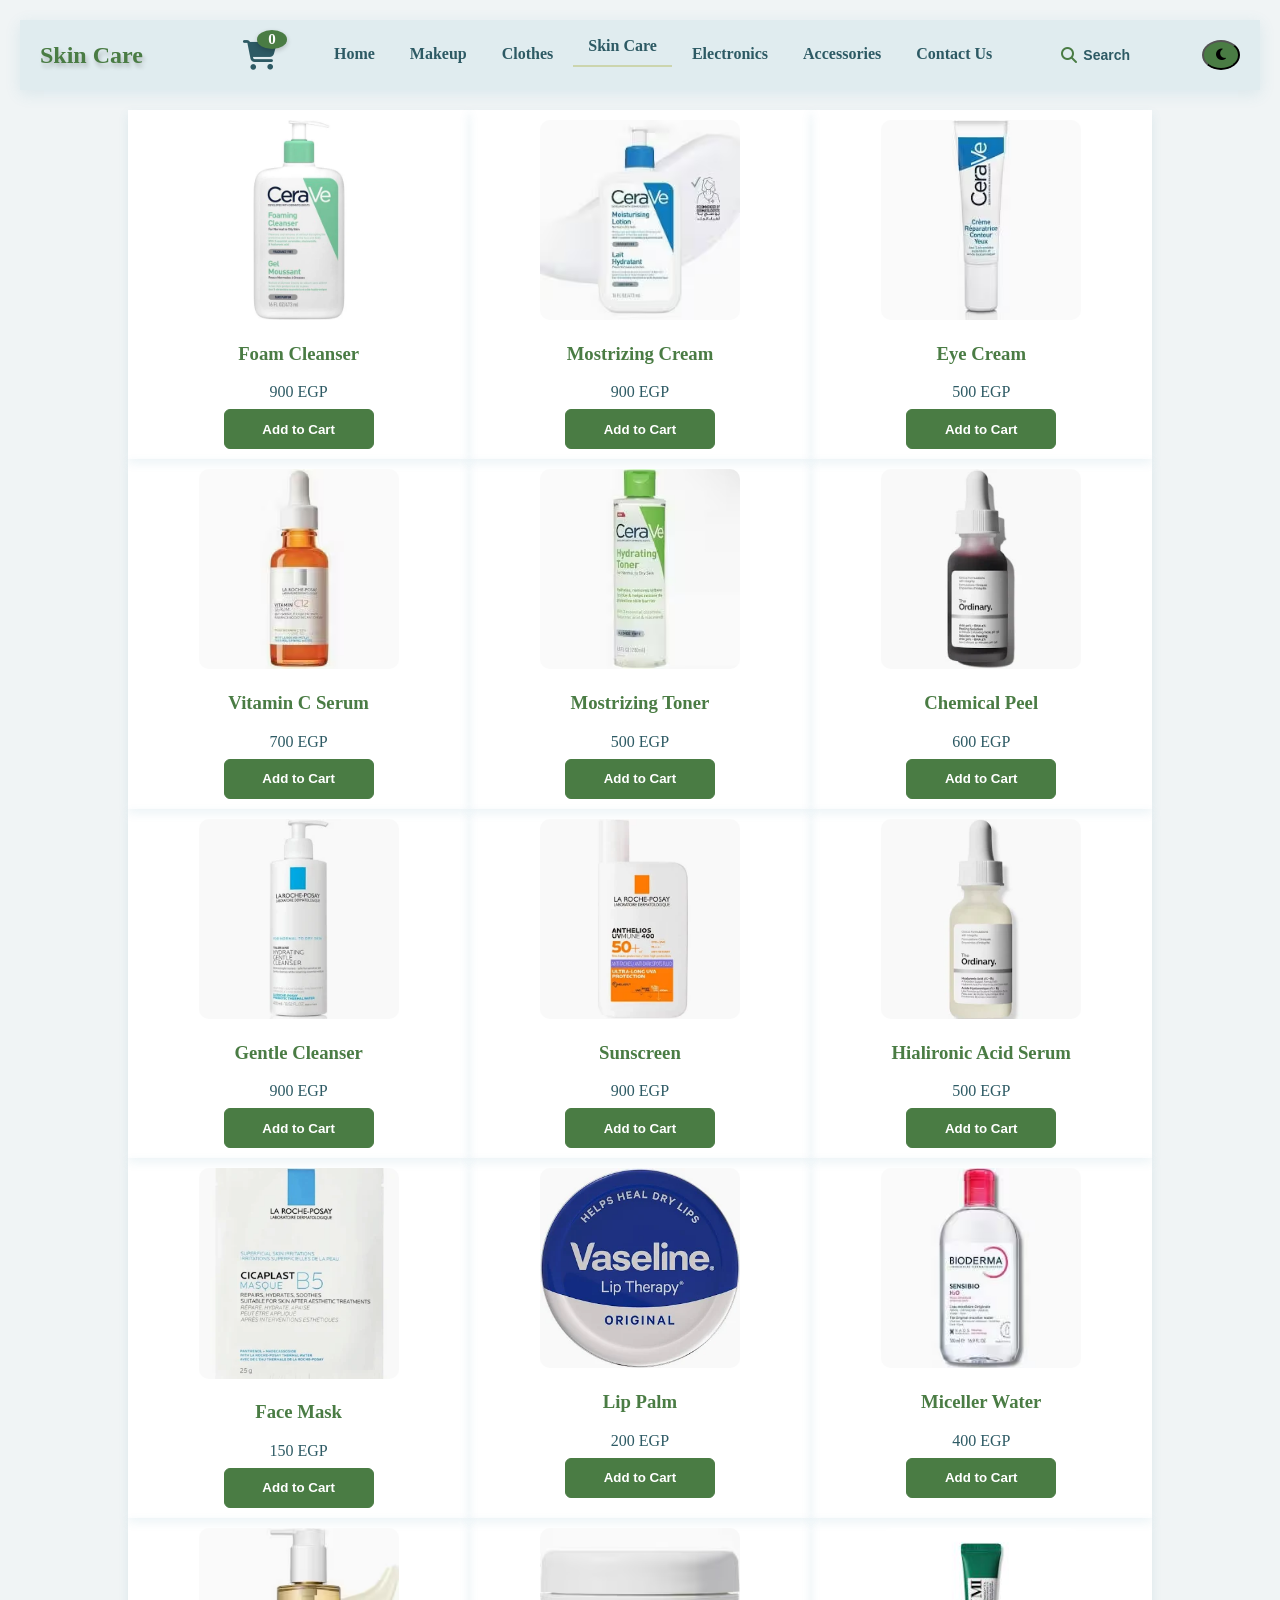
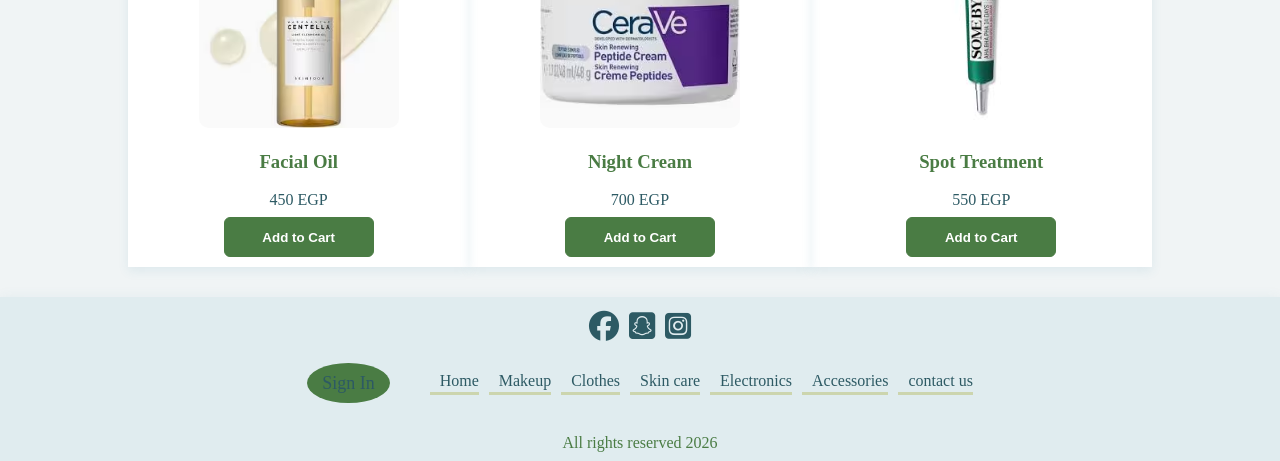
<file: skin.html>
<!doctype html>
<html>
  <head>
    <link rel="stylesheet" href="CSS/header.css" />
    <link
      rel="stylesheet"
      href="https://cdnjs.cloudflare.com/ajax/libs/font-awesome/6.5.1/css/all.min.css"
    />
    <title>Skin Care</title>
    <style>
      :root {
        --b-body: #f0f4f5;
        --b-nav-white: #ffffff;
        --b-header-cont: #e0ecef;
        --text-green: #4a7c44;
        --text-dark: #2d5a64;
        --button-color: #4a7c44;
        --button-hover: #3a8da8;
        --shadow-rgba: rgba(58, 141, 168, 0.1);
        --border-gray: #ccd5ae;
      }

      body.darkmode {
        --b-body: #0d1111;
        --b-nav-white: #161b1b;
        --b-header-cont: #161b1b;
        --text-green: #5eead4;
        --text-dark: #ffffff;
        --button-color: #1f2929;
        --button-hover: #5eead4;
        --shadow-rgba: rgba(94, 234, 212, 0.2);
        --border-gray: #2d3737;
      }
      body {
        margin: 0;
        background-color: var(--b-body);
        transition: 0.3s;
      }
      .row-div {
        background-color: var(--b-nav-white);
        display: flex;
        width: 80%;
        margin: auto;
      }

      .products {
        width: 33.33%;
        flex-direction: column;
        align-items: center;
        text-align: center;
        padding: 10px;
        box-sizing: border-box;
        box-shadow: 0 4px 10px var(--shadow-rgba);
        transition:
          transform 0.2s ease,
          box-shadow 0.2s ease;
      }
      .product:hover {
        transform: scale(1.03);
        box-shadow: 0 8px 20px var(--shadow-rgba);
      }
      img {
        width: 200px;
        border-radius: 10px;
      }
      .products h3 {
        color: var(--text-green);
      }
      span {
        display: block;
        margin-bottom: 8px;
        color: var(--text-dark);
      }
      .products button {
        display: block;
        margin: 0 auto;
        color: white;
        background-color: var(--button-color);
        border: 1px solid var(--button-color);
        font-weight: bold;
        height: 40px;
        width: 150px;
        border-radius: 6px;
        cursor: pointer;
      }
      .products button:hover {
        background-color: var(--button-hover);
        transform: translateY(-2px);
      }
      .products button:active {
        transform: scale(0.9);
      }
    </style>
  </head>
  <body>
    <header>
      <div class="container">
        <h1>Skin Care</h1>
        <div class="cart">
          <i class="fa-solid fa-cart-shopping"></i>
          <span id="cart-count">0</span>
        </div>
        <nav class="navbar">
          <ul>
            <li><a href="index.html">Home</a></li>
            <li><a href="makeup.html">Makeup</a></li>
            <li><a href="clothes.html">Clothes</a></li>
            <li><a href="skin.html" class="active">Skin Care</a></li>
            <li><a href="electro.html">Electronics</a></li>
            <li><a href="accessories.html">Accessories</a></li>
            <li><a href="contactus.html">Contact Us</a></li>
          </ul>
        </nav>
        <div class="search-wrapper">
          <button class="search-trigger" id="searchTrigger">
            <i class="fa-solid fa-magnifying-glass"></i>
            Search
          </button>
          <div class="search-box" id="searchBox">
            <input type="text" id="searchInput" placeholder="Search pages..." />
            <div class="search-dropdown" id="searchDropdown"></div>
          </div>
        </div>
        <button id="theme-switch">
          <i class="fa-solid fa-moon"></i>
          <i class="fa-solid fa-sun"></i>
        </button>
      </div>
    </header>

    <div class="row-div">
      <div class="products">
        <img src="Skin-Images/FoamCleanser.webp" alt="Foam Cleanser" />
        <h3>Foam Cleanser</h3>
        <span>900 EGP</span>
        <button class="add-to-cart">Add to Cart</button>
      </div>
      <div class="products">
        <img src="Skin-Images/Mostrizer.avif" alt="Mostrizing Crean" />
        <h3>Mostrizing Cream</h3>
        <span>900 EGP</span>
        <button class="add-to-cart" class="add-to-cart">Add to Cart</button>
      </div>
      <div class="products">
        <img src="Skin-Images/EyeCream.avif" alt="Eye Cream" />
        <h3>Eye Cream</h3>
        <span>500 EGP</span>
        <button class="add-to-cart">Add to Cart</button>
      </div>
    </div>
    <div class="row-div">
      <div class="products">
        <img src="Skin-Images/VitaminC.avif" alt="Vitamin C Serum" />
        <h3>Vitamin C Serum</h3>
        <span>700 EGP</span>
        <button class="add-to-cart">Add to Cart</button>
      </div>
      <div class="products">
        <img src="Skin-Images/Toner.avif" alt="Mostrizing Toner" />
        <h3>Mostrizing Toner</h3>
        <span>500 EGP</span>
        <button class="add-to-cart">Add to Cart</button>
      </div>
      <div class="products">
        <img src="Skin-Images/Peel.webp" alt="Chemical Peel" />
        <h3>Chemical Peel</h3>
        <span>600 EGP</span>
        <button class="add-to-cart">Add to Cart</button>
      </div>
    </div>
    <div class="row-div">
      <div class="products">
        <img src="Skin-Images/GentleCleanser.webp" alt="Gentle Cleanser" />
        <h3>Gentle Cleanser</h3>
        <span>900 EGP</span>
        <button class="add-to-cart">Add to Cart</button>
      </div>
      <div class="products">
        <img src="Skin-Images/Sunscreen.webp" alt="Sunscreen" />
        <h3>Sunscreen</h3>
        <span>900 EGP</span>
        <button class="add-to-cart">Add to Cart</button>
      </div>
      <div class="products">
        <img src="Skin-Images/H-Acid.webp" alt="Hialironic Acid" />
        <h3>Hialironic Acid Serum</h3>
        <span>500 EGP</span>
        <button class="add-to-cart">Add to Cart</button>
      </div>
    </div>
    <div class="row-div">
      <div class="products">
        <img src="Skin-Images/FaceMask.webp" alt="Face Mask" />
        <h3>Face Mask</h3>
        <span>150 EGP</span>
        <button class="add-to-cart">Add to Cart</button>
      </div>
      <div class="products">
        <img src="Skin-Images/LipBalm.webp" alt="Lip Balm" />
        <h3>Lip Palm</h3>
        <span>200 EGP</span>
        <button class="add-to-cart">Add to Cart</button>
      </div>
      <div class="products">
        <img src="Skin-Images/M-Water.avif" alt="Miceller Water" />
        <h3>Miceller Water</h3>
        <span>400 EGP</span>
        <button class="add-to-cart">Add to Cart</button>
      </div>
    </div>
    <div class="row-div">
      <div class="products">
        <img src="Skin-Images/FacialOil.avif" alt="Facial Oil" />
        <h3>Facial Oil</h3>
        <span>450 EGP</span>
        <button class="add-to-cart">Add to Cart</button>
      </div>
      <div class="products">
        <img src="Skin-Images/NightCream.avif" alt="Night Cream" />
        <h3>Night Cream</h3>
        <span>700 EGP</span>
        <button class="add-to-cart">Add to Cart</button>
      </div>
      <div class="products">
        <img src="Skin-Images/SpotTreatment.jpeg" alt="Spot Treatment" />
        <h3>Spot Treatment</h3>
        <span>550 EGP</span>
        <button class="add-to-cart">Add to Cart</button>
      </div>
    </div>
    <footer>
      <div class="logo">
        <span
          ><a href=""><i class="fa-brands fa-facebook"></i></a
        ></span>
        <span
          ><a href=""><i class="fa-brands fa-square-snapchat"></i></a
        ></span>
        <span>
          <a href=""><i class="fa-brands fa-square-instagram"></i></a
        ></span>
      </div>
      <div class="words">
        <span class="sign_in"><a href="log_in.html">Sign In</a> </span>
        <span><a href="index.html">Home</a></span>
        <span><a href="makeup.html">Makeup</a></span>
        <span><a href="clothes.html">Clothes</a></span>
        <span><a href="skin.html">Skin care</a></span>
        <span><a href="electro.html">Electronics</a> </span>
        <span><a href="accessories.html">Accessories</a> </span>
        <span><a href="contactus.html">contact us</a> </span>
      </div>
      <div class="reserve">
        <p>All rights reserved 2026</p>
      </div>
    </footer>
    <script src="darkmode.js"></script>
    <script src="main.js"></script>
  </body>
</html>
</file>
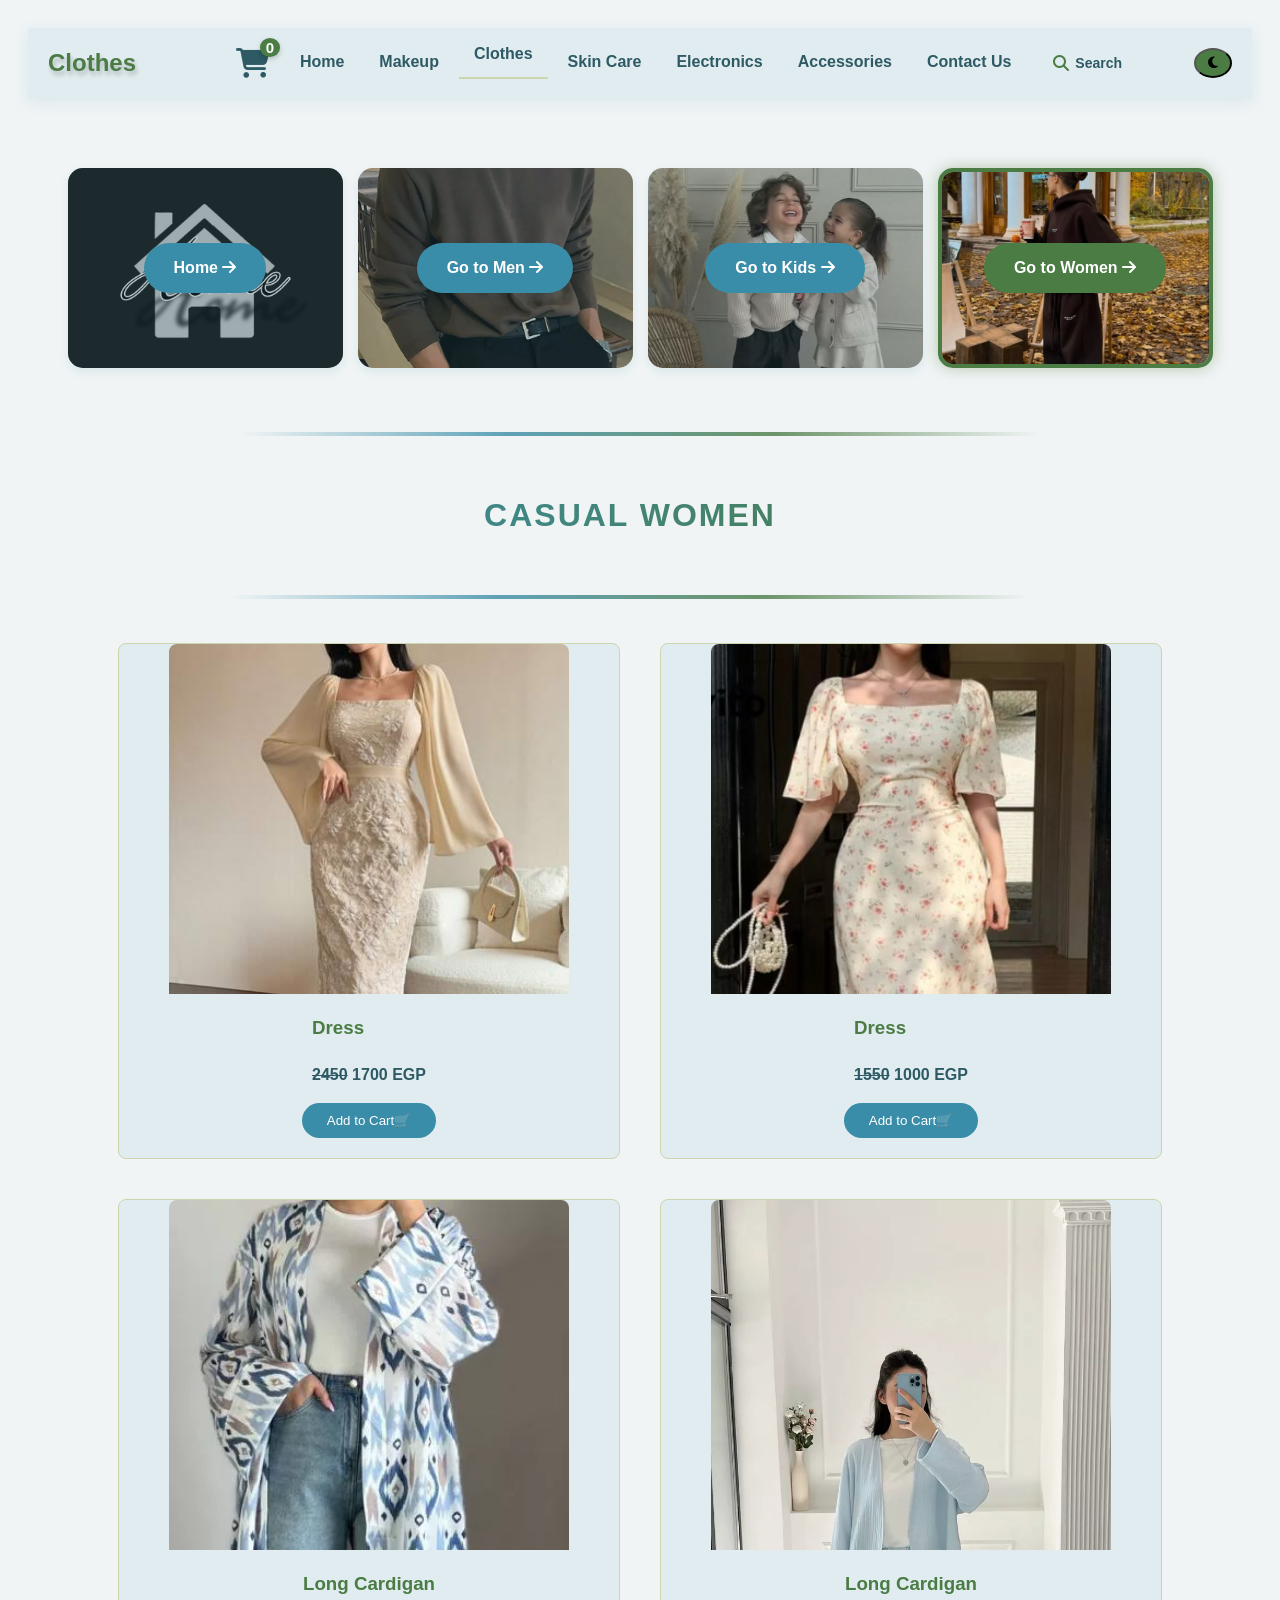
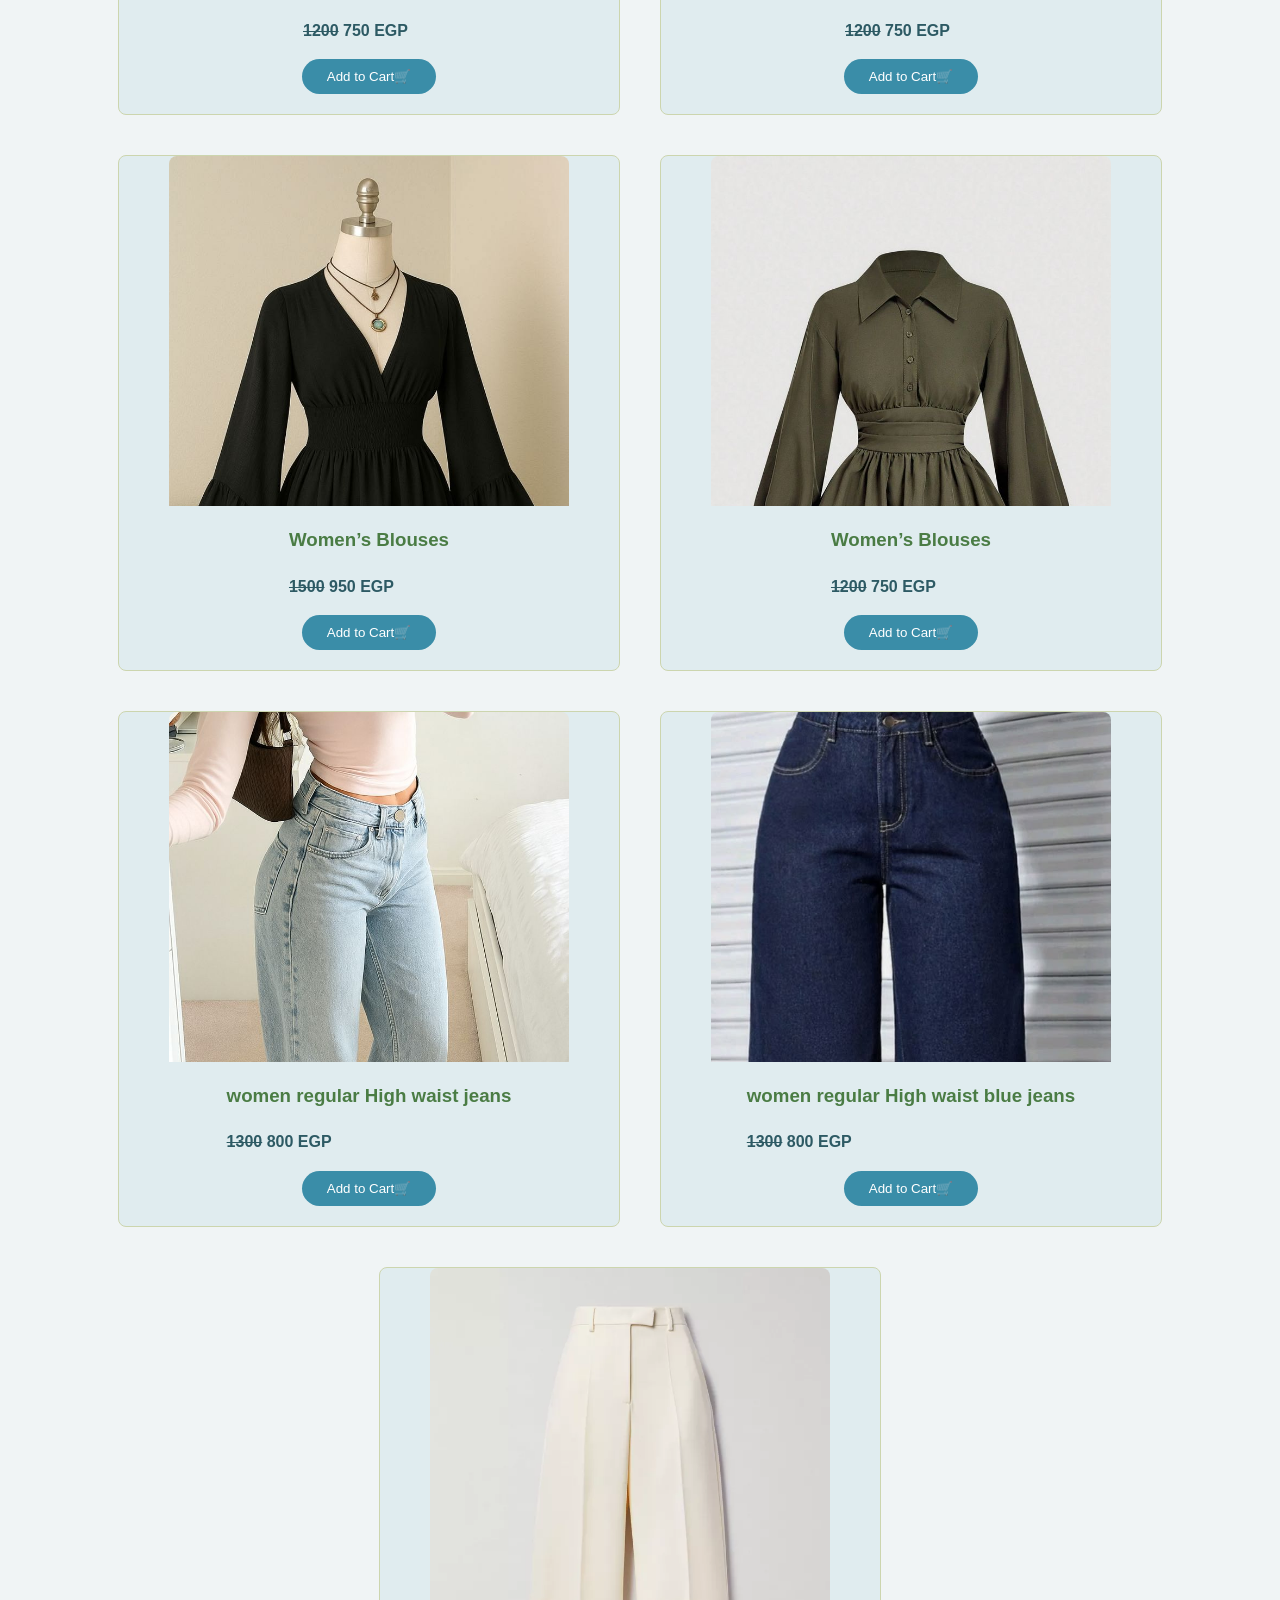
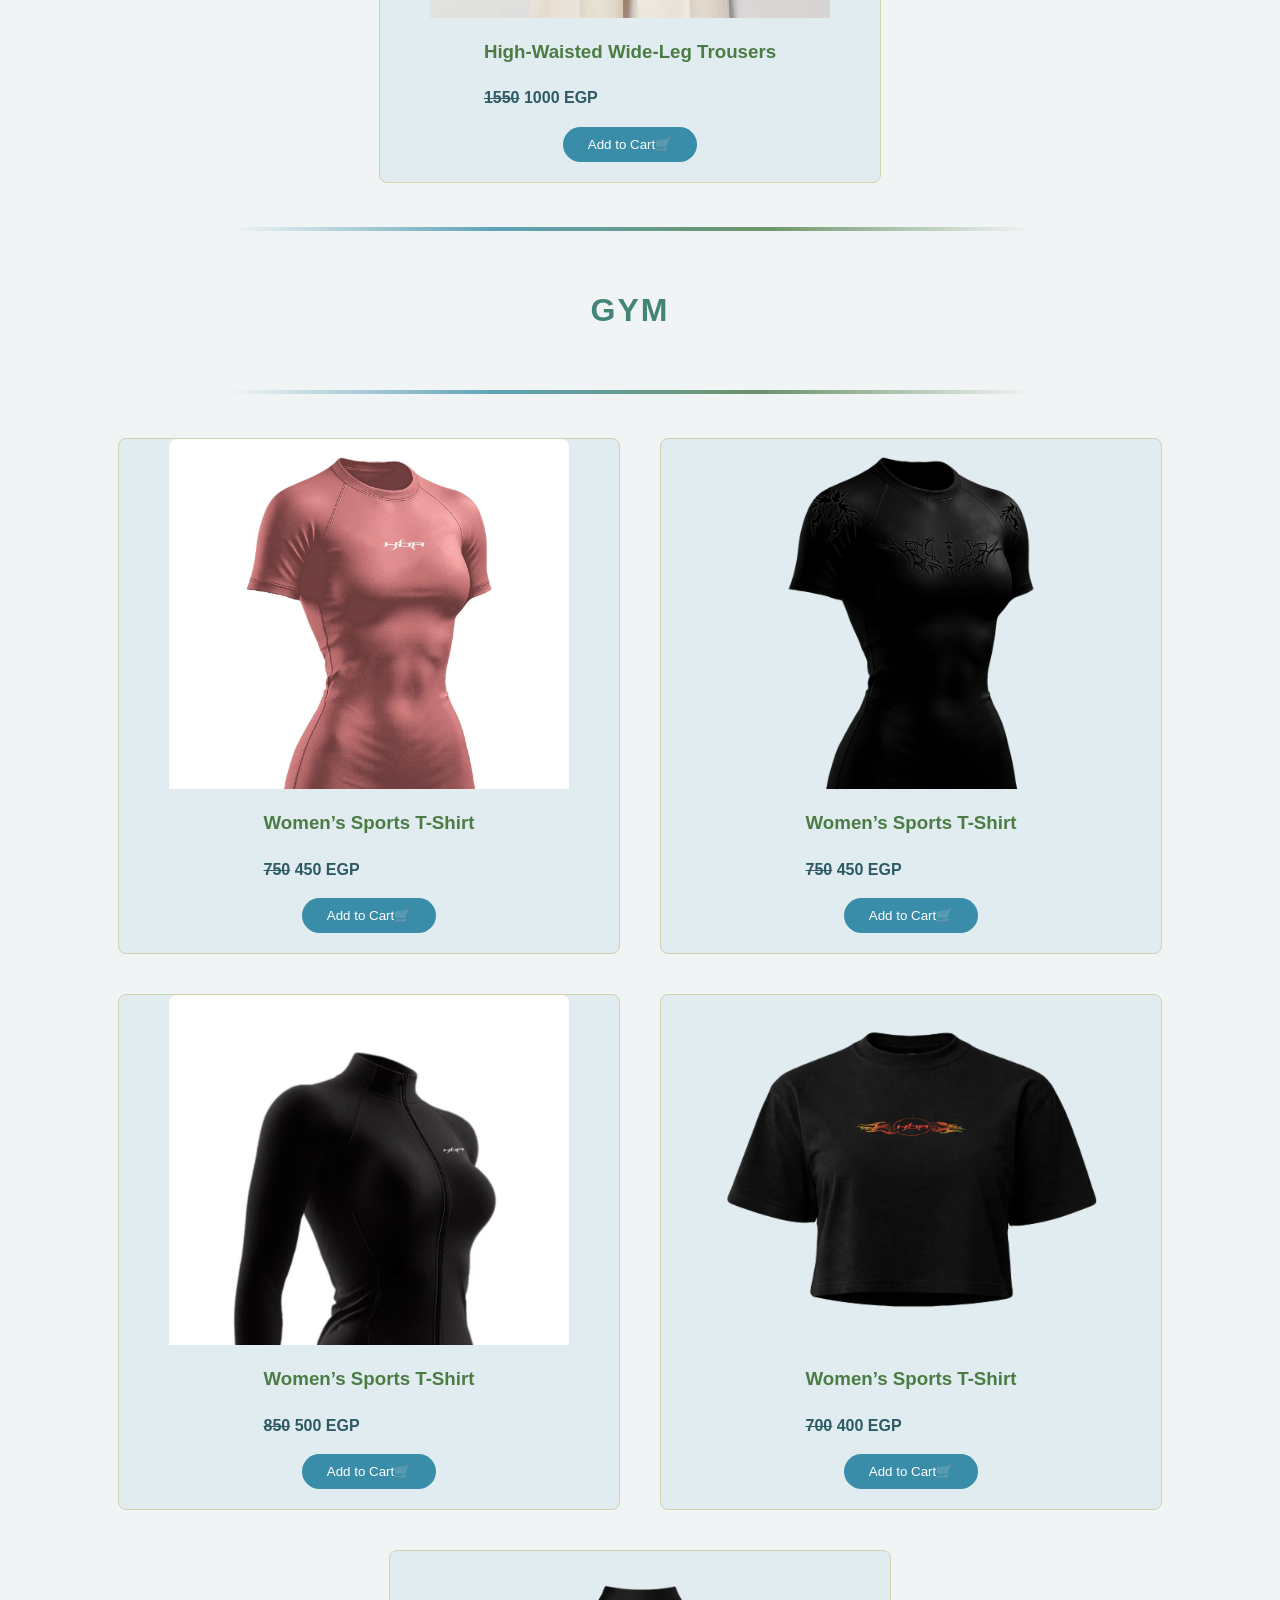
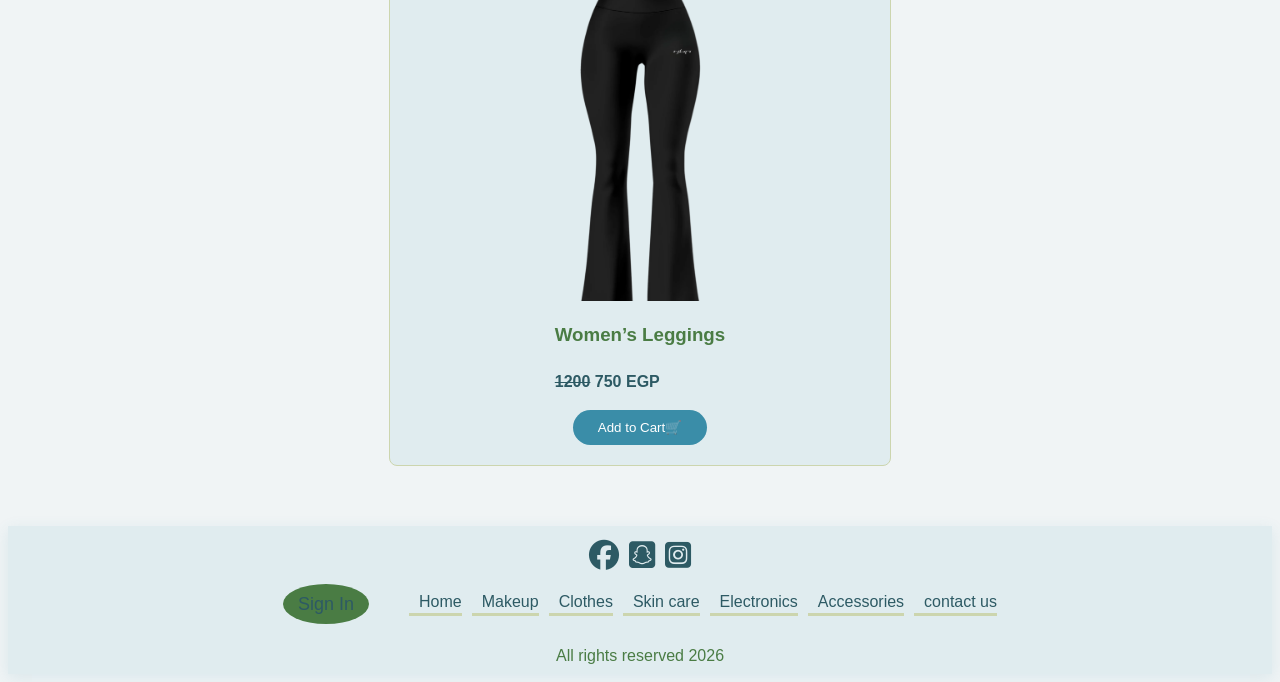
<file: women.html>
<!DOCTYPE html>
<html lang="en">
<head>
    <meta charset="UTF-8">
    <meta name="viewport" content="width=device-width, initial-scale=1.0">
    <link rel="stylesheet" href="CSS/shady.css">
    <link rel="stylesheet" href="CSS/header.css">
    <link rel="stylesheet" href="https://cdnjs.cloudflare.com/ajax/libs/font-awesome/6.5.1/css/all.min.css">
    <title>Document</title>
</head>
<body>
    <header>
        <div class="container">
        <h1>Clothes</h1>
        <div class="cart">
            <i class="fa-solid fa-cart-shopping"></i>
            <span id="cart-count">0</span>
        </div>
        <nav class="navbar">
            <ul>
                <li><a href="index.html">Home</a></li>
                <li><a href="makeup.html">Makeup</a></li>
                <li><a href="clothes.html" class="active">Clothes</a></li>
                <li><a href="skin.html">Skin Care</a></li>
                <li><a href="electro.html">Electronics</a></li>
                <li><a href="accessories.html">Accessories</a></li>
                <li><a href="contactus.html">Contact Us</a></li>
            </ul>
        </nav>
        <div class="search-wrapper">
          <button class="search-trigger" id="searchTrigger">
            <i class="fa-solid fa-magnifying-glass"></i>
            Search
          </button>
          <div class="search-box" id="searchBox">
            <input type="text" id="searchInput" placeholder="Search pages..." />
            <div class="search-dropdown" id="searchDropdown"></div>
          </div>
        </div>
        <button id="theme-switch">
            <i class="fa-solid fa-moon"></i>
            <i class="fa-solid fa-sun"></i>
        </button>
        </div>
    </header>
    <main>
        <section>
            <div class="categories-nav">
                <div class="category-card">
                    <img src="Pinterest Header.jpg" alt="Home">
                    <div class="overlay">
                        <a href="clothes.html" class="category-btn">Home <i class="fas fa-arrow-right"></i></a>
                    </div>
                </div>
                <div class="category-card">
                    <img src=".//image_man/download.webp" alt="Men">
                    <div class="overlay">
                        <a href="men.html" class="category-btn">Go to Men <i class="fas fa-arrow-right"></i></a>
                    </div>
                </div>
                <div class="category-card">
                    <img src="image_kids/download.jpg" alt="Kids">
                    <div class="overlay">
                        <a href="kids.html" class="category-btn">Go to Kids <i class="fas fa-arrow-right"></i></a>
                    </div>
                </div>
                <div class="category-card active">
                    <img src=".//image_women/download.webp" alt="Women">
                    <div class="overlay">
                    <a href="women.html" class="category-btn">Go to Women <i class="fas fa-arrow-right"></i></a>
                    </div>
                </div>
            </div>
            <p><hr></p>
            <h2>Casual women</h2>
            <p><hr></p>
            <figure>
                <img src=".//image_women/DAZY Women's Elegant Long Sleeve Midi Dress With Jacquard Square Collar, Suitable For Spring_Fall Events Elegant,Formal Women Dresses Luxury Prom Dress.jpg" alt="">
                <figcaption>
                    <h3>Dress</h3>
                    <p><del>2450</del> 1700 EGP</p>
                </figcaption>
                <button class="add-to-cart">
                    <span>Add to Cart🛒</span>
                    
                    </button>
            </figure>
            <figure>
                <img src=".//image_women/Vestido de festa_ Vestido elegante_ Vestido chique.jpg" alt="">
                <figcaption>
                    <h3>Dress</h3>
                    <p><del>1550</del> 1000 EGP</p>
                </figcaption>
                <button class="add-to-cart">
                    <span>Add to Cart🛒</span>
                    
                    </button>
            </figure>
            <figure>
                <img src="./image_women/download (1).webp" alt="">
                <figcaption>
                    <h3>Long Cardigan</h3>
                    <p><del>1200</del> 750 EGP</p>
                </figcaption>
                <button class="add-to-cart">
                    <span>Add to Cart🛒</span>
                    
                    </button>
            </figure>
            <figure>
                <img src="./image_women/Нежно голубая,удобная двойка на ежедневную основу 🩵.webp" alt="">
                <figcaption>
                    <h3>Long Cardigan</h3>
                    <p><del>1200</del> 750 EGP</p>
                </figcaption>
                <button class="add-to-cart">
                    <span>Add to Cart🛒</span>
                    
                    </button>
            </figure>
            <figure>
                <img src=".///image_women/download.jpg" alt="">
                <figcaption>
                    <h3>Women’s Blouses</h3>
                    <p><del>1500</del> 950 EGP</p>
                </figcaption>
                <button class="add-to-cart">
                    <span>Add to Cart🛒</span>
                    
                    </button>
            </figure>
            <figure>
                <img src=".//image_women/Women's Turn-Down Collar Long Sleeve Ruched Ruffle Hem Green Blouse, Green Women Blouses,Button Up Women Shirt,Long Sleeve Women Shirts, Green Button Up Shirt, Festival Shirt,Professional Clothes,Business Casual Wom.jpg" alt="">
                <figcaption>
                    <h3>Women’s Blouses</h3>
                    <p><del>1200</del> 750 EGP</p>
                </figcaption>
                <button class="add-to-cart">
                    <span>Add to Cart🛒</span>
                    
                    </button>
            </figure>
            <figure>
                <img src="./image_women/🔹 Achadinho Premium  💎 Que É Puro Estilo!.jpg" alt="">
                <figcaption>
                    <h3>women regular High waist jeans</h3>
                    <p><del>1300</del> 800 EGP</p>
                </figcaption>
                <button class="add-to-cart">
                    <span>Add to Cart🛒</span>
                    
                    </button>
            </figure>
            <figure>
                <img src=".//image_women/women regular High waist blue jeans.jpg" alt="">
                <figcaption>
                    <h3>women regular High waist blue jeans</h3>
                    <p><del>1300</del> 800 EGP</p>
                </figcaption>
                <button class="add-to-cart">
                    <span>Add to Cart🛒</span>
                    
                    </button>
            </figure>
            <figure>
                <img src="./image_women/download (2).webp" alt="">
                <figcaption>
                    <h3>High-Waisted Wide-Leg Trousers</h3>
                    <p><del>1550</del> 1000 EGP</p>
                </figcaption>
                <button class="add-to-cart">
                    <span>Add to Cart🛒</span>
                    
                    </button>
            </figure>
            <p><hr></p>
            <h2>Gym</h2>
            <p><hr></p>
            <figure>
                <img src=".//image_women/photo_2026-01-08_17-40-51.webp" alt="">
                <figcaption>
                    <h3>Women’s Sports T-Shirt</h3>
                    <p><del>750</del> 450 EGP</p>
                </figcaption>
                <button class="add-to-cart">
                    <span>Add to Cart🛒</span>
                    
                    </button>
            </figure>
            <figure>
                <img src=".//image_women/short_ghost.webp" alt="">
                <figcaption>
                    <h3>Women’s Sports T-Shirt</h3>
                    <p><del>750</del> 450 EGP</p>
                </figcaption>
                <button class="add-to-cart">
                    <span>Add to Cart🛒</span>
                    
                    </button>
            </figure>
            <figure>
                <img src=".//image_women/photo_2_2026-01-10_19-41-21.webp" alt="">
                <figcaption>
                    <h3>Women’s Sports T-Shirt</h3>
                    <p><del>850</del> 500 EGP</p>
                </figcaption>
                <button class="add-to-cart">
                    <span>Add to Cart🛒</span>
                    
                    </button>
            </figure>
            <figure>
                <img src=".//image_women/IMG-6750.webp" alt="">
                <figcaption>
                    <h3>Women’s Sports T-Shirt</h3>
                    <p><del>700</del> 400 EGP</p>
                </figcaption>
                <button class="add-to-cart">
                    <span>Add to Cart🛒</span>
                    
                    </button>
            </figure>
            <figure>
                <img src=".//image_women/hba_yoga_pants_a7cc924a-6f69-4127-962d-ce37db79b3f6.webp" alt="">
                <figcaption>
                    <h3>Women’s Leggings</h3>
                    <p><del>1200</del> 750 EGP</p>
                </figcaption>
                <button class="add-to-cart">
                    <span>Add to Cart🛒</span>
                    
                    </button>
            </figure>
            
        </section>
    </main>
    <footer>
        <div class="logo">
            <span><a href=""><i class="fa-brands fa-facebook"></i></a></span>
            <span><a href=""><i class="fa-brands fa-square-snapchat"></i></a></span>
            <span> <a href=""><i class="fa-brands fa-square-instagram"></i></a></span>
        </div>
        <div class="words">
            <span class="sign_in"><a href="log_in.html">Sign In</a> </span>
            <span><a href="index.html">Home</a></span>
            <span><a href="makeup.html">Makeup</a></span>
            <span><a href="clothes.html">Clothes</a></span>
            <span><a href="skin.html">Skin care</a></span>
            <span><a href="electro.html">Electronics</a> </span>
            <span><a href="accessories.html">Accessories</a> </span>
            <span><a href="contactus.html">contact us</a> </span>
        </div>
        <div class="reserve"> 
            <p>All rights reserved 2026</p>
        </div>
    </footer>
    <script src="darkmode.js"></script>
    <script src="main.js"></script>
</body>

</html>
</file>
<file: CSS/header.css>
:root {
  --second-background: #e0ecef;
  --text-main: #2d5a64;
  --text-accent: #4a7c44;
  --text-line: #ccd5ae;
  --shadow-light: rgba(58, 141, 168, 0.12);
  --transition-speed: 0.3s;
}

.darkmode {
  --second-background: #161b1b;
  --text-main: #ffffff;
  --text-accent: #5eead4;
  --text-line: #2d3737;
  --shadow-light: rgba(94, 234, 212, 0.1);
}

header {
  padding: 20px;
  position: relative;
  z-index: 1000;
}

header .container {
  display: flex;
  justify-content: space-between;
  align-items: center;
  background-color: var(--second-background);
  box-shadow: 0 4px 15px var(--shadow-light);
  padding: 0 20px;
  height: 70px;
}

header h1 {
  margin: 0;
  color: var(--text-accent);
  text-shadow: 2px 4px 4px rgba(0, 0, 0, 0.2);
  animation: slideInRight 1.5s ease-out forwards;
  font-size: 24px;
  flex: 0 1 auto;
}

header nav {
  display: flex;
  align-items: center;
  flex: 1;
}

header nav ul {
  list-style: none;
  margin: 0 auto;
  padding: 0;
  display: flex;
  gap: 5px;
}

header nav li a {
  display: inline-block;
  padding: 10px 15px;
  text-decoration: none;
  color: var(--text-main);
  transition: var(--transition-speed);
  font-weight: 600;
}
header nav li a:hover {
  color: var(--text-accent);
  background: rgba(85, 124, 62, 0.1);
  border-radius: 5px;
}
@keyframes slideInRight {
  0% {
    transform: translateX(300px);
    opacity: 0;
  }
  100% {
    transform: translateX(0);
    opacity: 1;
  }
}
#theme-switch {
  height: 30px;
  width: 38px;
  padding: 0;
  border-radius: 50%;
  background-color: var(--text-accent);
  display: flex;
  justify-content: center;
  align-items: center;
  top: 20px;
  right: 20px;
}
#theme-switch i:last-child {
  display: none;
}
.darkmode #theme-switch i:first-child {
  display: none;
}
.darkmode #theme-switch i:last-child {
  display: block;
}
.cart {
  position: relative;
  cursor: pointer;
  display: flex;
  align-items: center;
  margin-left: 100px;
}

.cart i {
  color: var(--text-main);
  font-size: 30px;
  transition: var(--transition-speed);
}

#cart-count {
  position: absolute;
  top: -10px;
  right: -10px;
  background-color: var(--text-accent);
  color: #ffffff;
  border-radius: 50%;
  padding: 2px 6px;
  font-size: 15px;
  font-weight: bold;
  line-height: 1;
  min-width: 18px;
  text-align: center;
  box-shadow: 0 2px 5px rgba(0, 0, 0, 0.2);
}

footer {
  margin-top: 30px;
  margin-bottom: 0;
  background-color: var(--second-background);
  box-shadow: 0 4px 15px var(--shadow-light);
  width: 100%;
  text-align: center;
  color: var(--text-main);
  line-height: 2;
}

.words {
  display: flex;
  flex-direction: row;
  text-align: center;
  gap: 10px;
  justify-content: center;
  font-weight: 500;
}

.words a {
  text-decoration: none;
  color: var(--text-main);
  cursor: pointer;
  padding-bottom: 3px;
  padding-left: 10px;
  border-bottom: solid 3px var(--text-line);
}
.words a:hover,
.logo a:hover {
  border-bottom: solid 5px var(--text-accent);
  font-size: larger;
  transition: var(--transition-speed);
}
.logo {
  display: flex;
  align-items: center;
  justify-content: center;
  font-size: 30px;
  gap: 10px;
}
footer .reserve p {
  line-height: 1.6;
  color: var(--text-accent);
  padding: 5px;
  margin-bottom: 0;
}

.logo a {
  color: var(--text-main);
}
.search-wrapper {
  position: relative;
  display: flex;
  align-items: center;
  margin-right: 60px;
}
.sign_in a {
  background-color: var(--text-accent);
  border-radius: 50%;
  padding: 10px 15px;
  border-bottom: none;
  font-size: 18px;
  margin-right: 30px;
}

.search-trigger {
  display: flex;
  align-items: center;
  gap: 6px;
  padding: 7px 12px;
  border-radius: 5px;
  color: var(--text-main);
  font-weight: 600;
  transition: 0.3s;
  background: none;
  border: none;
  cursor: pointer;
  font-size: 14px;
  font-family: Arial;
}

.search-trigger:hover {
  color: var(--text-accent);
  background: rgba(85, 124, 62, 0.1);
}

.search-trigger i {
  font-size: 16px;
  color: var(--text-accent);
}

.search-box {
  position: absolute;
  top: calc(100% + 14px);
  right: 0;
  background-color: var(--second-background);
  border: 1px solid var(--text-line);
  border-radius: 8px;
  padding: 10px;
  box-shadow: 0 4px 15px var(--shadow-rgba);
  z-index: 9999;
  display: none;
  width: 220px;
}

.search-box input {
  width: 100%;
  padding: 7px 12px;
  border: 1px solid var(--border-gray);
  border-radius: 5px;
  background-color: var(--second-background);
  color: var(--text-main);
  font-size: 14px;
  outline: none;
  transition: 0.3s;
  box-sizing: border-box;
}

.search-box input:focus {
  border-color: var(--text-accent);
  box-shadow: 0 0 6px var(--shadow-light);
}

.search-dropdown {
  margin-top: 6px;
}

.search-dropdown a {
  display: block;
  padding: 8px 12px;
  text-decoration: none;
  color: var(--text-main);
  font-size: 14px;
  border-radius: 5px;
  transition: 0.2s;
}

.search-dropdown a:hover {
  background-color: rgba(85, 124, 62, 0.1);
  color: var(--text-accent);
}

.search-dropdown .no-result {
  padding: 8px 12px;
  font-size: 13px;
  color: var(--text-main);
  opacity: 0.5;
}
header .navbar .active {
  border-bottom: 2px solid var(--text-line);
  transform: translateY(-8px);
}
</file>
<file: CSS/shady.css>
:root {
  --first-background: #f0f4f5;
  --second-background: #e0ecef;
  --text-main: #2d5a64;
  --text-accent: #4a7c44;
  --deep-accent: #3a8da8;
  --border-color: #ccd5ae;
  --shadow-light: rgba(58, 141, 168, 0.12);
  --shadow-dark: rgba(58, 141, 168, 0.25);
  --overlay-background: rgba(45, 90, 100, 0.3);
  --transition-speed: 0.3s;
}

.darkmode {
  --first-background: #0d1111;
  --second-background: #161b1b;
  --text-main: #ffffff;
  --text-accent: #5eead4;
  --deep-accent: #1f2929;
  --border-color: #2d3737;
  --shadow-light: rgba(94, 234, 212, 0.1);
  --shadow-dark: rgba(94, 234, 212, 0.25);
  --overlay-background: rgba(0, 0, 0, 0.65);
}
* {
  /* -webkit-box-sizing: border-box;
  -moz-box-sizing: border-box; */
  box-sizing: border-box;
  font-family: Arial, Helvetica, sans-serif;
}

body {
  background-color: var(--first-background);
  color: var(--text-main);
  line-height: 1.6;
  transition: background-color var(--transition-speed);
}

body main section {
  display: flex;
  flex-direction: row;
  align-items: center;
  flex-wrap: wrap;
  justify-content: center;
  gap: 20px;
  width: 100%;
  max-width: 1200px;
  margin: 0 auto;
  padding: 20px;
  box-sizing: border-box;
}

body main section figure {
  width: calc(45% - 20px);
  min-width: 300px;
  margin: 10px;
  background-color: var(--second-background);
  border: 1px solid var(--border-color);
  border-radius: 8px;
  display: flex;
  flex-direction: column;
  align-items: center;
  padding-bottom: 20px;
  transition: var(--transition-speed);
}

figure:hover {
  box-shadow: 0 4px 15px var(--shadow-dark);
  transform: scale(1.03);
}

figcaption h3 {
  color: var(--text-accent);
}

figcaption p {
  color: var(--text-main);
  font-weight: bold;
}

.add-to-cart {
  color: #ffffff;
  background-color: var(--deep-accent);
  border: none;
  padding: 10px 25px;
  border-radius: 25px;
  cursor: pointer;
  display: flex;
  align-items: center;
  gap: 10px;
  transition: var(--transition-speed);
}

.add-to-cart:hover {
  background: linear-gradient(to right, var(--deep-accent), var(--text-accent));
  transform: scale(1.1);
}

.add-to-cart:active {
  transform: scale(0.95);
}

figure img {
  width: 80%;
  height: 350px;
  object-fit: cover;
  object-position: top;
  border-radius: 8px 8px 0 0;
  transition: 0.5s ease;
}

figure:hover img {
  object-fit: contain;
  background-color: var(--first-background);
  transform: scale(1.05);
}

main section h2 {
  color: var(--deep-accent);
  text-align: center;
  font-size: 2rem;
  text-transform: uppercase;
  letter-spacing: 2px;
  margin: 20px 0;
  background: linear-gradient(to right, var(--deep-accent), var(--text-accent));
  -webkit-background-clip: text;
  -webkit-text-fill-color: transparent;
}

main section hr {
  border: none;
  height: 4px;
  background: linear-gradient(
    to right,
    transparent,
    var(--deep-accent),
    var(--text-accent),
    transparent
  );
  width: 60%;
  margin: 5px auto;
  opacity: 0.8;
}

main section h2,
main section hr {
  flex-basis: 100%;
  width: 100%;
  max-width: 800px;
  text-align: center;
}

.categories-nav {
  display: flex;
  justify-content: center;
  gap: 15px;
  flex-wrap: wrap;
  width: 100%;
  max-width: 1300px;
  margin: 30px auto;
}

.category-card {
  position: relative;
  width: calc(25% - 15px);
  min-width: 180px;
  height: 200px;
  border-radius: 15px;
  overflow: hidden;
  box-shadow: 0 4px 10px var(--shadow-light);
  transition: var(--transition-speed);
}

.category-card img {
  width: 100%;
  height: 100%;
  object-fit: cover;
  transition: 0.5s;
}

.overlay {
  position: absolute;
  top: 0;
  left: 0;
  width: 100%;
  height: 100%;
  background: var(--overlay-background);
  display: flex;
  justify-content: center;
  align-items: center;
  transition: var(--transition-speed);
}

.category-btn {
  text-decoration: none;
  color: #ffffff;
  background-color: var(--deep-accent);
  padding: 12px 30px;
  border-radius: 25px;
  font-weight: bold;
  transition: var(--transition-speed);
}

.category-card:hover img {
  transform: scale(1.1);
}

.category-card:hover .overlay {
  background: rgba(0, 0, 0, 0.5);
}

.category-btn:hover {
  background: linear-gradient(to right, var(--deep-accent), var(--text-accent));
  transform: scale(1.1);
}

.category-card.active {
  border: 4px solid var(--text-accent);
  transform: scale(1.02);
  box-shadow: 0 0 15px rgba(85, 125, 62, 0.4);
}

.category-card.active .category-btn {
  background-color: var(--text-accent);
  color: white;
}

.category-card.active .overlay {
  background: rgba(0, 0, 0, 0.1);
}

@keyframes category {
  0% {
    opacity: 0;
    transform: translateY(30px) scale(0.9);
  }
  100% {
    opacity: 1;
    transform: translateY(0) scale(1);
  }
}

.category-card {
  animation: category 0.8s ease-out forwards;
}

.category-card:nth-child(1) {
  animation-delay: 0.2s;
}
.category-card:nth-child(2) {
  animation-delay: 0.4s;
}
.category-card:nth-child(3) {
  animation-delay: 0.6s;
}
.category-card:nth-child(4) {
  animation-delay: 0.8s;
}
</file>
<file: CSS/ziad.css>
:root {
  --background-color: #f0f4f5;
  --background-header-cont: #e0ecef;
  --card-white: #ffffff;
  --text-green: #4a7c44;
  --text-main: #2d5a64;
  --main-purple: #4a7c44;
  --shadow-rgba: rgba(58, 141, 168, 0.1);
  --border-color: #ccd5ae;
  --card-width: 15.5%;
  --transition-speed: 0.3s;
  --butt-hover: #2d5a64;
}

body.darkmode {
  --background-color: #0d1111;
  --background-header-cont: #161b1b;
  --card-white: #161b1b;
  --text-green: #5eead4;
  --text-main: #ffffff;
  --main-purple: #1f2929;
  --shadow-rgba: rgba(94, 234, 212, 0.2);
  --butt-hover: #5eead4;
}

* {
  margin: 0;
  padding: 0;
  box-sizing: border-box;
}

body {
  background-color: var(--background-color);
  font-family: sans-serif;
  padding: 15px;
  transition: 0.3s;
  color: var(--text-main);
}

.products-grid {
  display: flex;
  flex-wrap: wrap;
  justify-content: flex-start;
  gap: 1%;
  width: 100%;
  margin: 0 auto;
}

.product-card {
  background: var(--card-white);
  width: var(--card-width);
  margin-bottom: 20px;
  padding: 10px;
  border-radius: 8px;
  box-shadow: 0 2px 5px rgba(0, 0, 0, 0.1);
  display: flex;
  flex-direction: column;
  align-items: center;
  text-align: center;
  border: 1px solid var(--border-color);
  overflow: hidden;
}

.product-card img {
  width: 100%;
  height: 120px;
  object-fit: contain;
  margin-bottom: 10px;
}

.product-card h3 {
  font-size: 0.85rem;
  height: 35px;
  line-height: 1.2;
  margin-bottom: 8px;
  color: var(--text-main);
  display: -webkit-box;
  -webkit-box-orient: vertical;
  overflow: hidden;
}

.product-card p {
  font-size: 0.9rem;
  font-weight: bold;
  color: #27ae60;
  margin-bottom: 10px;
}
.add-to-cart {
  padding: 8px;
  background-color: var(--main-purple);
  border-radius: 45%;
}
.add-to-cart:hover {
  transform: scale(1.1);
  background-color: var(--butt-hover);
}
.add-to-cart:active {
  transform: scale(0.95);
}
.add-btn {
  width: 100%;
  padding: 8px 5px;
  background: var(--main-purple);
  color: #fff;
  border: none;
  border-radius: 4px;
  cursor: pointer;
  font-size: 0.8rem;
  font-weight: bold;
  margin-top: auto;
}

.more-info-btn {
  font-size: 0.75rem;
  color: var(--text-green);
  margin-top: 8px;
  text-decoration: none;
  cursor: pointer;
}
.more-info-btn:hover {
  transform: scale(1.05);
}

.info-modal {
  display: none;
  position: fixed;
  top: 0;
  left: 0;
  width: 100%;
  height: 100%;
  background: rgba(0, 0, 0, 0.8);
  z-index: 10000;
  align-items: center;
  justify-content: center;
}

.info-modal:target {
  display: flex;
}

.modal-content {
  background: var(--card-white);
  padding: 20px;
  border-radius: 10px;
  width: 90%;
  max-width: 350px;
  position: relative;
  text-align: right;
  color: var(--text-main);
}

.close-btn {
  position: absolute;
  top: 5px;
  left: 10px;
  font-size: 25px;
  text-decoration: none;
  color: var(--text-main);
}

.section-header {
  text-align: center;
  font-size: 2.5rem;
  color: var(--text-main);
  margin: 40px 0 20px 0;
  font-weight: 800;
}

h2,
.section-title {
  display: block;
  width: 100%;
  text-align: center;
  font-size: 2.5rem;
  color: var(--text-main);
  margin-top: 50px;
  margin-bottom: 30px;
  font-weight: bold;
  clear: both;
}

h2 img,
h2 span {
  vertical-align: middle;
  margin-right: 10px;
}

.nav-shortcuts {
  background: linear-gradient(135deg, var(--main-purple), var(--text-main));
  padding: 15px 0;
  display: flex;
  justify-content: center;
  align-items: center;
  position: sticky;
  top: 0;
  /* z-index: 10000; */
  box-shadow: 0 4px 15px rgba(0, 0, 0, 0.3);
  border-bottom: 3px solid var(--text-green);
  width: 100%;
}

.shortcut-card {
  text-decoration: none !important;
  color: var(--text-main) !important;
  padding: 10px 25px;
  margin: 0 10px;
  border-radius: 50px;
  font-weight: bold;
  font-size: 1.2rem;
  border: 1px solid var(--border-color);
  background: var(--card-white);
  transition: all 0.3s ease;
  display: inline-flex;
  align-items: center;
}

.center-wrapper {
  display: flex !important;
  justify-content: center !important;
  width: 100% !important;
}
</file>
